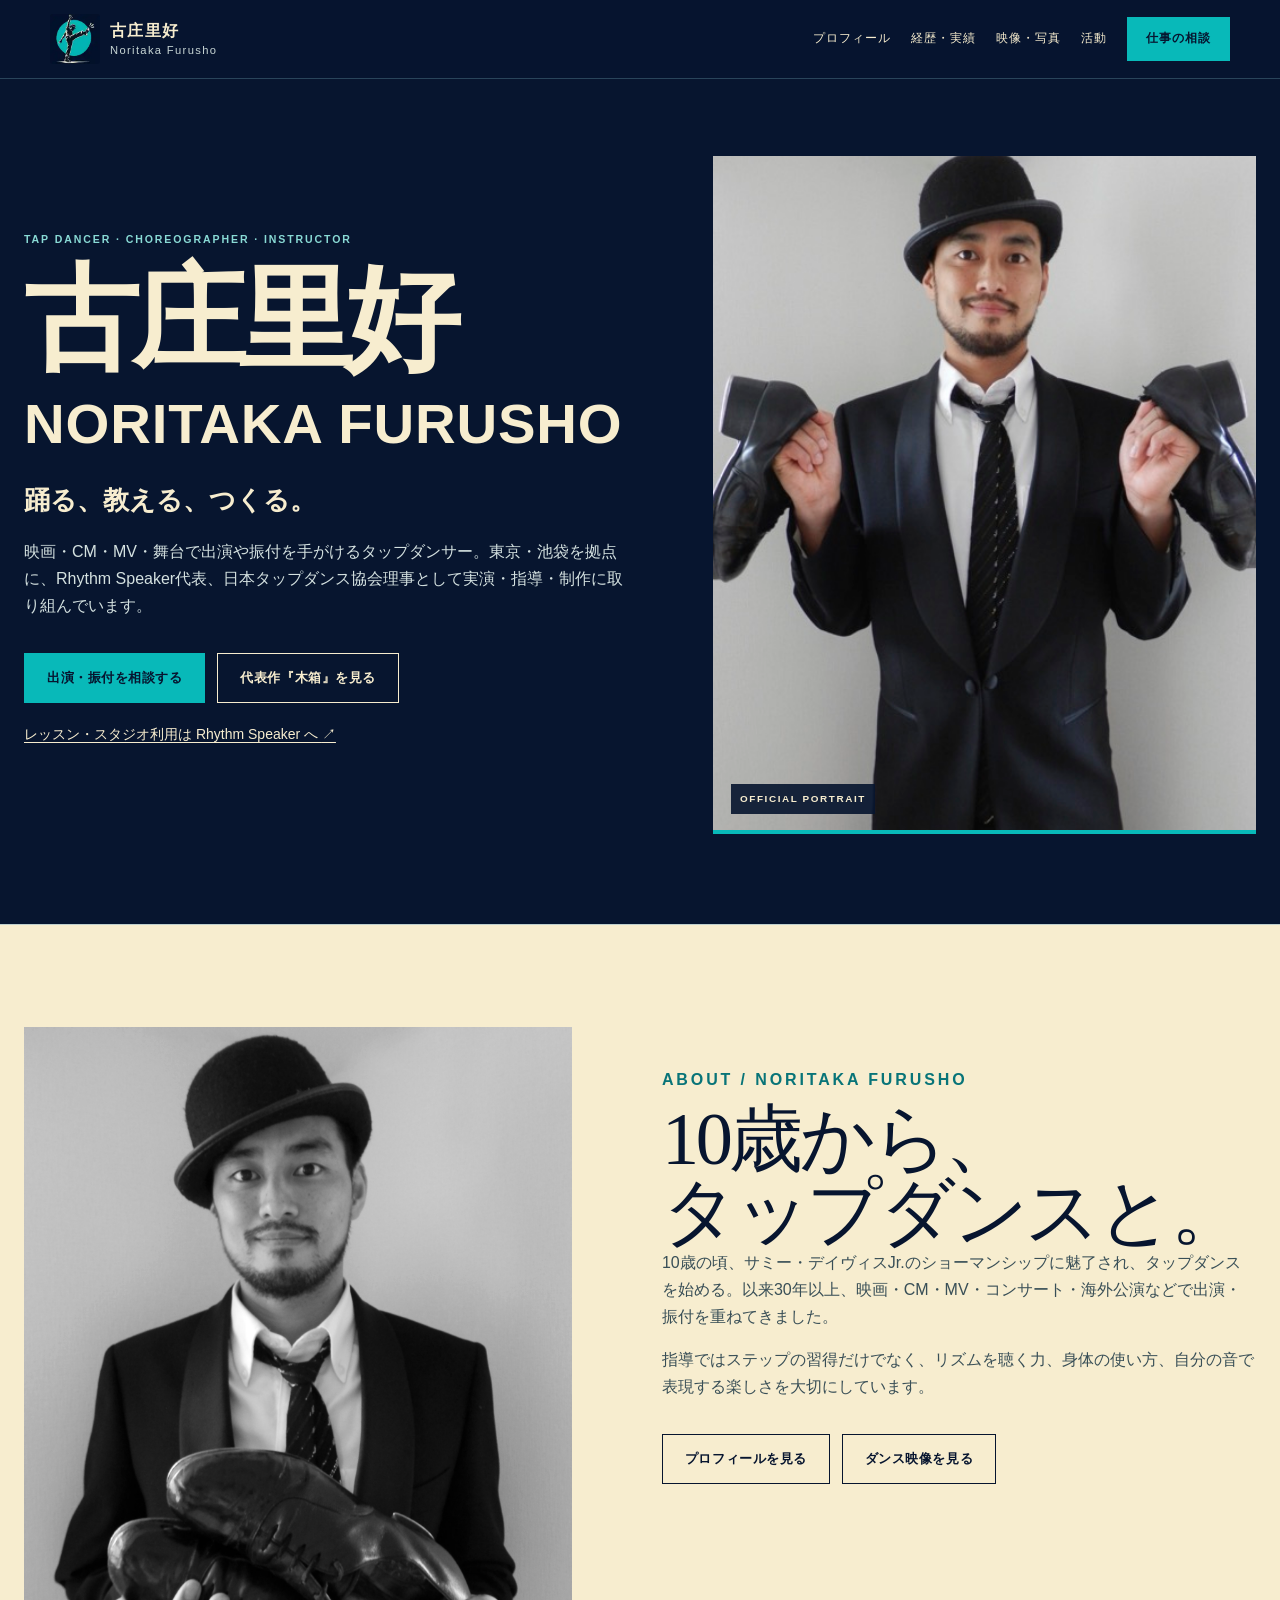
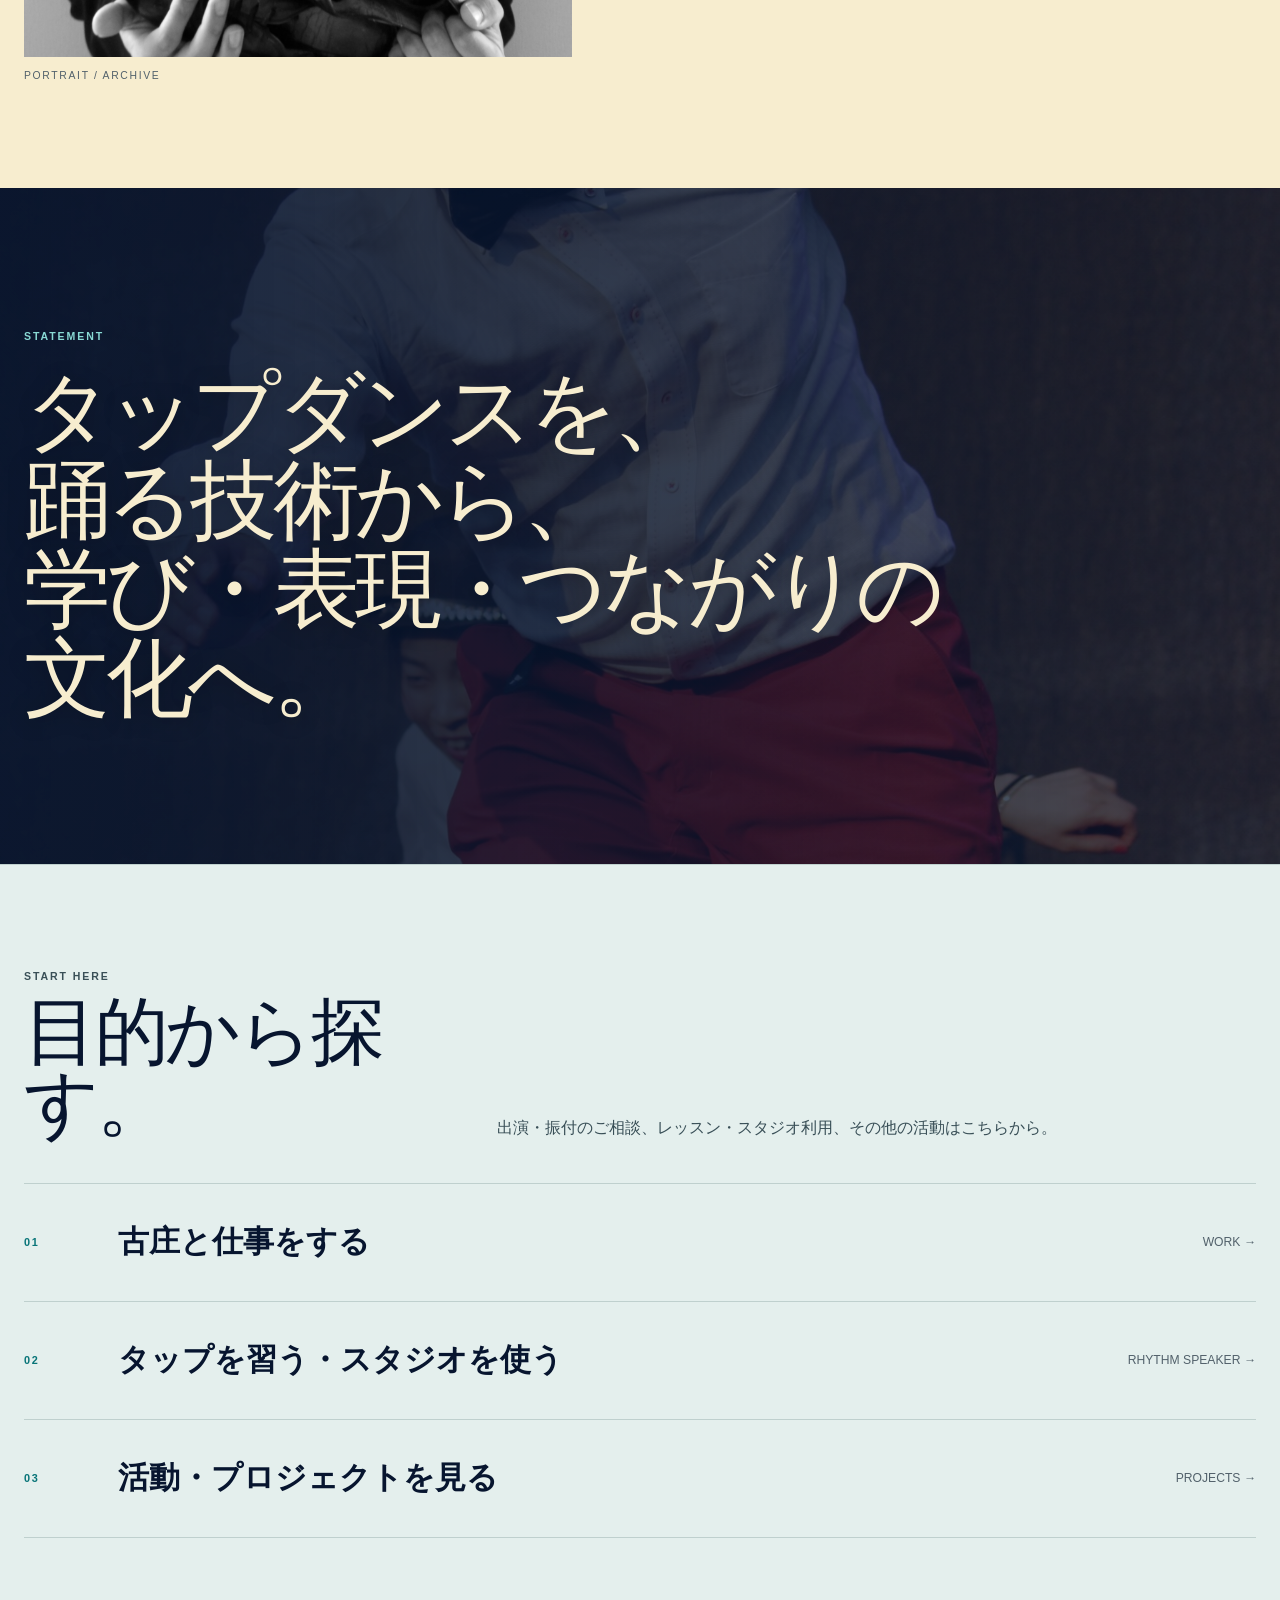
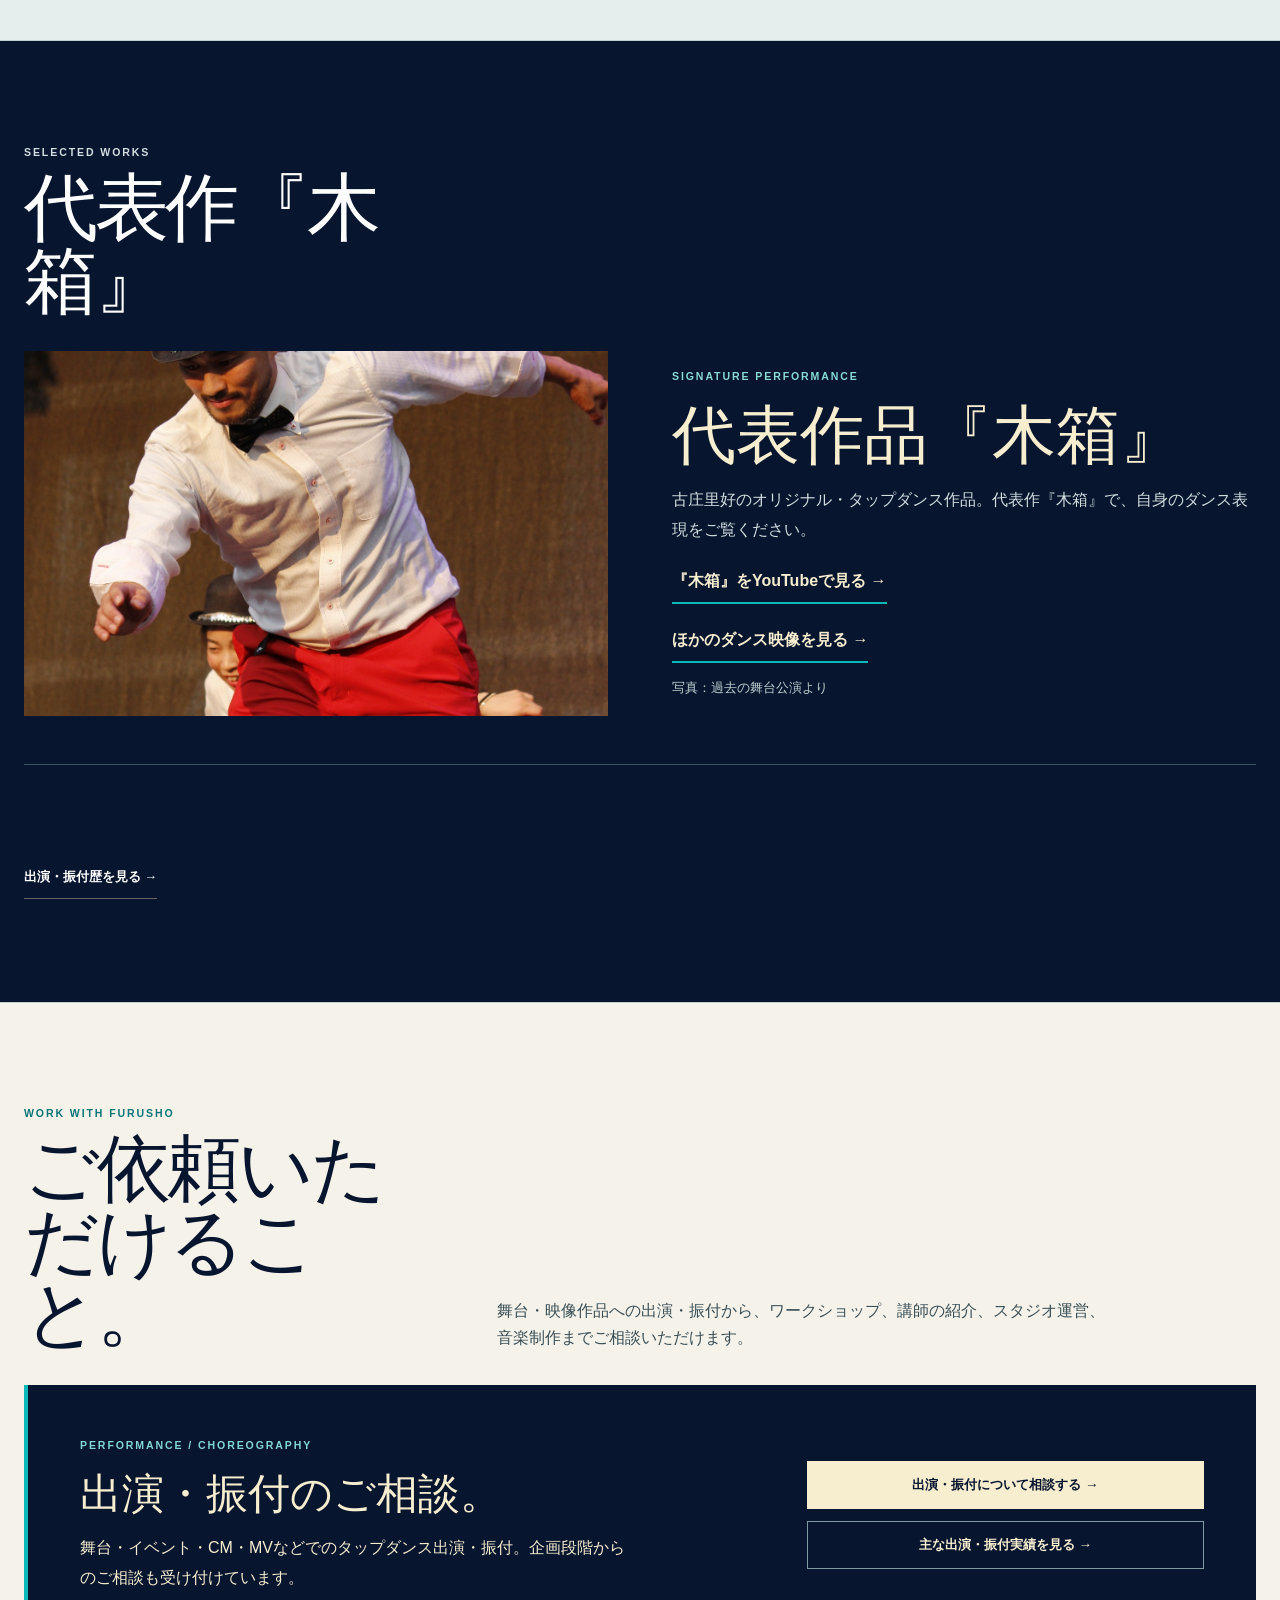
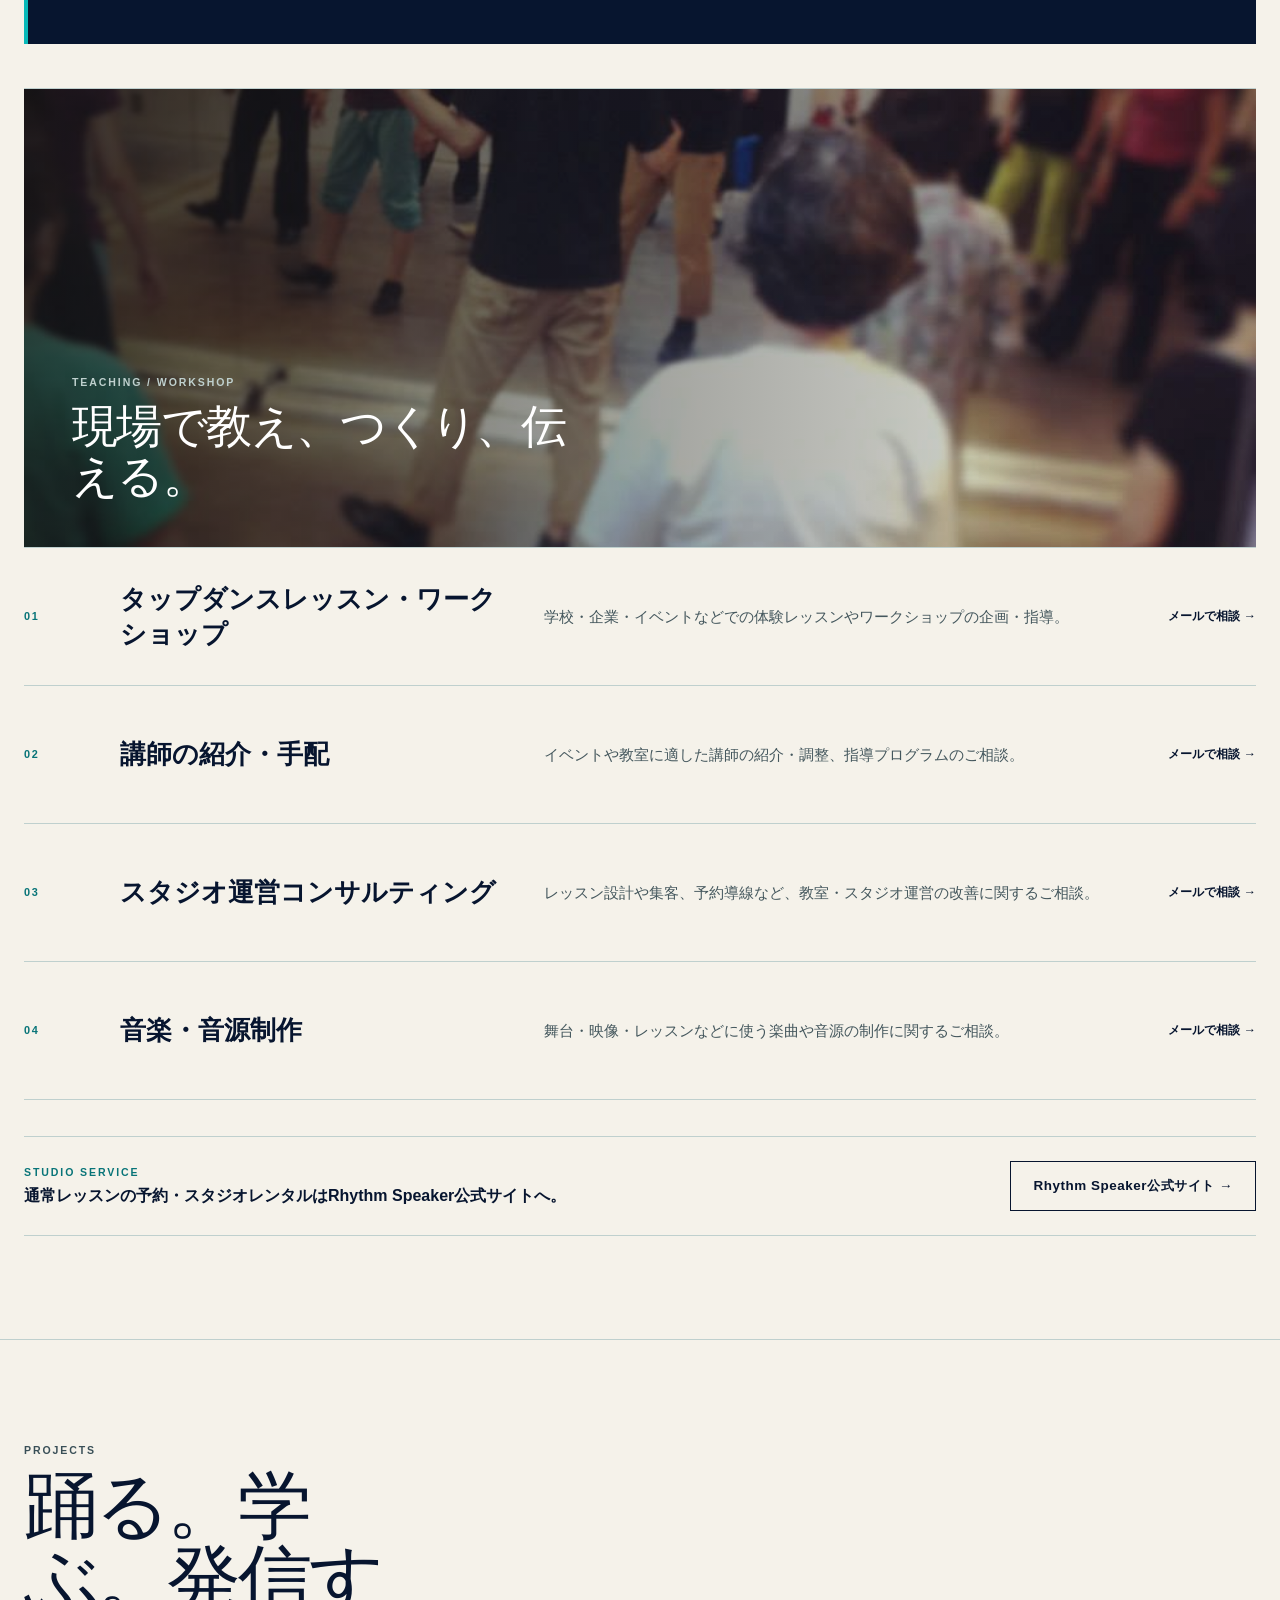
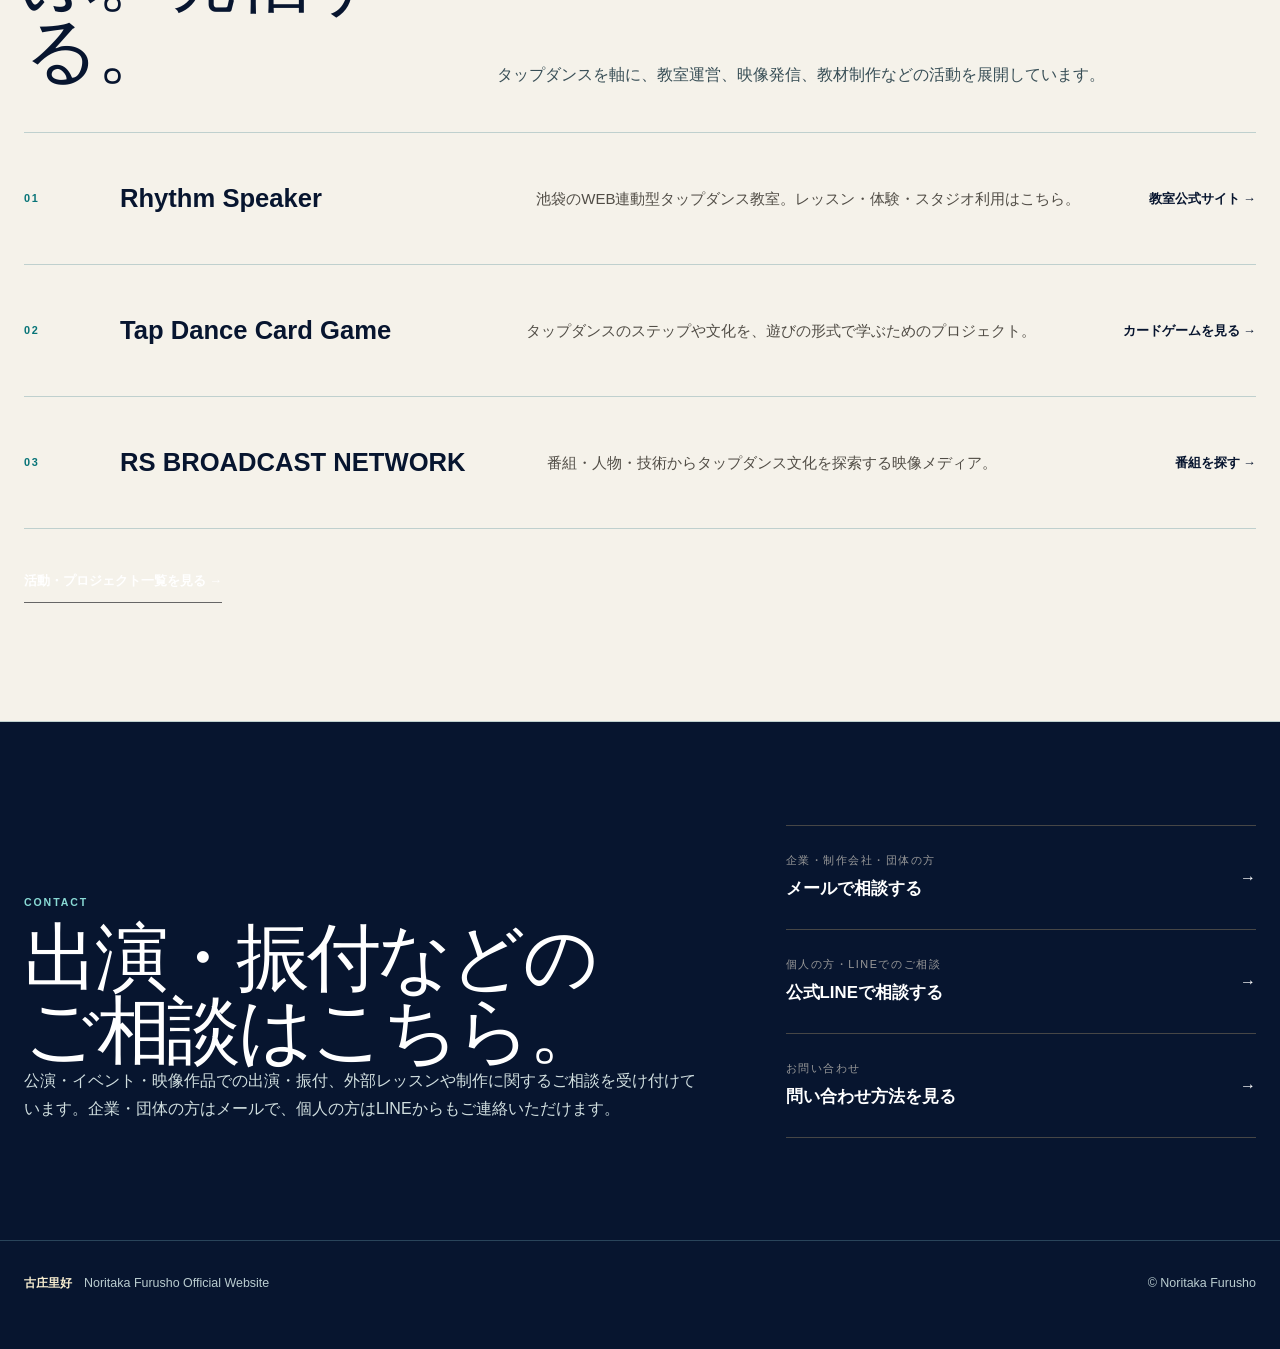
<file: index.html>
<!doctype html>
<html lang="ja">
<head>
  <meta charset="utf-8">
  <meta name="viewport" content="width=device-width, initial-scale=1">
  <title>古庄里好 | Noritaka Furusho Official Website</title>
  <meta name="description" content="タップダンサー・振付家 古庄里好の公式サイト。代表作『木箱』のダンス映像、映画『座頭市』などの出演・振付実績、プロフィール、出演・振付・講師等のご相談。">
  <meta name="theme-color" content="#07152F">
  <link rel="icon" type="image/svg+xml" href="assets/icons/furusho-mark.svg">
  <link rel="manifest" href="site.webmanifest">
  <meta name="apple-mobile-web-app-title" content="NORITAP">
  <link rel="canonical" href="https://noritap.github.io/furusho-official/">
  <meta property="og:type" content="website">
  <meta property="og:locale" content="ja_JP">
  <meta property="og:title" content="古庄里好 | Noritaka Furusho Official Website">
  <meta property="og:description" content="古庄里好の代表作『木箱』、映画・CM・MVでの出演・振付実績、プロフィールをご紹介。仕事のご相談もこちらから。">
  <meta property="og:url" content="https://noritap.github.io/furusho-official/">
  <meta property="og:image" content="https://noritap.github.io/furusho-official/assets/images/furusho-profile-main.jpg">
  <meta property="og:image:alt" content="タップシューズを手にした古庄里好">
  <meta name="twitter:card" content="summary_large_image">
  <link rel="stylesheet" href="assets/css/style.css">
  <link rel="stylesheet" href="assets/css/home-v3.css">
  <link rel="stylesheet" href="assets/css/home-work-context.css">
  <link rel="stylesheet" href="assets/css/editorial-photo-library.css">
  <link rel="stylesheet" href="assets/css/v4-public.css">
  <script type="application/ld+json">
  {
    "@context": "https://schema.org",
    "@type": "Person",
    "name": "古庄里好",
    "alternateName": ["Noritaka Furusho", "noritap", "NORITAP", "NORI"],
    "url": "https://noritap.github.io/furusho-official/",
    "image": "https://noritap.github.io/furusho-official/assets/images/furusho-profile-main.jpg",
    "jobTitle": ["タップダンサー", "インストラクター", "振付家"],
    "sameAs": [
      "https://www.youtube.com/channel/UCsCznku0uyE4718G5wfj_2Q",
      "https://www.instagram.com/noritap/"
    ]
  }
  </script>
</head>
<body class="home-v3 home-v45">
  <a class="skip-link" href="#main">本文へ移動</a>

  <header class="site-header">
    <a class="brand" href="#top" aria-label="古庄里好 Official Website ホーム">
      <img class="brand-mark" src="assets/icons/furusho-mark.svg" alt="" width="38" height="38" aria-hidden="true">
      <span class="brand-copy"><span class="brand-ja">古庄里好</span><span class="brand-en">Noritaka Furusho</span></span>
    </a>
    <nav class="nav" aria-label="メインナビゲーション">
      <a href="profile/">プロフィール</a>
      <a href="career/">経歴・実績</a>
      <a href="media/">映像・写真</a>
      <a href="projects/">活動</a>
      <a class="nav-cta" href="contact/">仕事の相談</a>
    </nav>
    <details class="site-mobile-menu">
      <summary>メニュー</summary>
      <nav aria-label="モバイルメニュー">
      <a href="profile/">プロフィール</a>
      <a href="career/">経歴・実績</a>
      <a href="media/">映像・写真</a>
      <a href="projects/">活動</a>
      <a class="nav-cta" href="contact/">仕事の相談</a>
      </nav>
    </details>
  </header>

  <main id="main">
    <section id="top" class="section-shell v3-hero">
      <div class="v3-hero-copy">
        <p class="v3-kicker">TAP DANCER · CHOREOGRAPHER · INSTRUCTOR</p>
        <h1 class="v3-name">古庄里好<span>NORITAKA FURUSHO</span></h1>
        <p class="v3-role">踊る、教える、つくる。</p>
        <p class="v3-hero-lead">映画・CM・MV・舞台で出演や振付を手がけるタップダンサー。東京・池袋を拠点に、Rhythm Speaker代表、日本タップダンス協会理事として実演・指導・制作に取り組んでいます。</p>
        <div class="v3-actions">
          <a class="v3-button primary" href="contact/">出演・振付を相談する</a>
          <a class="v3-button" href="#selected-works">代表作『木箱』を見る</a>
        </div>
        <a class="v3-hero-studio-link" href="https://noritap.github.io/rhythmspeaker/" target="_blank" rel="noopener noreferrer">レッスン・スタジオ利用は Rhythm Speaker へ <span aria-hidden="true">↗</span></a>
      </div>
      <figure class="v3-portrait">
        <img src="assets/images/furusho-profile-768w.jpg"
             srcset="assets/images/furusho-profile-480w.jpg 480w,
                     assets/images/furusho-profile-768w.jpg 768w,
                     assets/images/furusho-profile-1200w.jpg 1200w,
                     assets/images/furusho-profile-1600w.jpg 1600w"
             sizes="(max-width: 648px) calc(100vw - 28px), (max-width: 980px) 620px, 550px"
             alt="タップシューズを手にした古庄里好" width="1200" height="1600" fetchpriority="high">
        <figcaption>OFFICIAL PORTRAIT</figcaption>
      </figure>
    </section>

    <section id="about" class="v3-section v3-about" aria-labelledby="home-about-title">
      <div class="section-shell v3-about-grid">
        <figure class="v3-about-editorial-photo"><img src="assets/images/editorial/about-portrait.jpg" alt="帽子とスーツを着た古庄里好のポートレート" loading="lazy" decoding="async"><figcaption>PORTRAIT / ARCHIVE</figcaption></figure>
        <div class="v3-about-copy">
          <p class="v3-label">ABOUT / NORITAKA FURUSHO</p>
          <h2 id="home-about-title">10歳から、<br>タップダンスと。</h2>
          <p>10歳の頃、サミー・デイヴィスJr.のショーマンシップに魅了され、タップダンスを始める。以来30年以上、映画・CM・MV・コンサート・海外公演などで出演・振付を重ねてきました。</p>
          <p>指導ではステップの習得だけでなく、リズムを聴く力、身体の使い方、自分の音で表現する楽しさを大切にしています。</p>
          <div class="v3-actions"><a class="v3-button" href="profile/">プロフィールを見る</a><a class="v3-button" href="media/#personal-performances">ダンス映像を見る</a></div>
        </div>
      </div>
    </section>

    <section class="v3-statement">
      <div class="section-shell">
        <p class="v3-label">STATEMENT</p>
        <blockquote>タップダンスを、<br>踊る技術から、<br>学び・表現・つながりの文化へ。</blockquote>
      </div>
    </section>

    <section class="v3-section v3-route" aria-labelledby="route-title">
      <div class="section-shell">
        <div class="v3-route-head">
          <div><p class="v3-label">START HERE</p><h2 id="route-title">目的から探す。</h2></div>
          <p>出演・振付のご相談、レッスン・スタジオ利用、その他の活動はこちらから。</p>
        </div>
        <div class="v3-route-list">
          <a class="v3-route-link" href="#work"><span class="index">01</span><strong>古庄と仕事をする</strong><small>WORK →</small></a>
          <a class="v3-route-link" href="https://noritap.github.io/rhythmspeaker/" target="_blank" rel="noopener noreferrer"><span class="index">02</span><strong>タップを習う・スタジオを使う</strong><small>RHYTHM SPEAKER →</small></a>
          <a class="v3-route-link" href="projects/"><span class="index">03</span><strong>活動・プロジェクトを見る</strong><small>PROJECTS →</small></a>
        </div>
      </div>
    </section>

    <section id="selected-works" class="v3-section v3-works">
      <div class="section-shell">
        <div class="v3-section-head">
          <div><p class="v3-label">SELECTED WORKS</p><h2>代表作『木箱』</h2></div>
        </div>
        <div class="v3-signature-spotlight">
          <a class="v3-signature-photo" href="https://www.youtube.com/watch?v=Wo4teKLf_aE" target="_blank" rel="noopener noreferrer"><img src="assets/images/editorial/career-stage-frankfurt.jpg" alt="舞台でタップダンスを踊る古庄里好" width="1365" height="2048" loading="lazy" decoding="async"></a>
          <div class="v3-signature-copy">
            <p class="v3-label">SIGNATURE PERFORMANCE</p>
            <h3>代表作品『木箱』</h3>
            <p>古庄里好のオリジナル・タップダンス作品。代表作『木箱』で、自身のダンス表現をご覧ください。</p>
            <a href="https://www.youtube.com/watch?v=Wo4teKLf_aE" target="_blank" rel="noopener noreferrer">『木箱』をYouTubeで見る →</a>
            <a href="media/#personal-performances">ほかのダンス映像を見る →</a>
            <small>写真：過去の舞台公演より</small>
          </div>
        </div>
        <a class="v3-dark-link" href="career/">出演・振付歴を見る →</a>
      </div>
    </section>

    <section id="work" class="v3-section v3-work">
      <div class="section-shell">
        <div class="v3-section-head">
          <div><p class="v3-label">WORK WITH FURUSHO</p><h2>ご依頼いただけること。</h2></div>
          <p>舞台・映像作品への出演・振付から、ワークショップ、講師の紹介、スタジオ運営、音楽制作までご相談いただけます。</p>
        </div>
        <aside class="v3-commission-feature" aria-labelledby="v3-commission-heading">
          <div class="v3-commission-copy">
            <p class="v3-label">PERFORMANCE / CHOREOGRAPHY</p>
            <h3 id="v3-commission-heading">出演・振付のご相談。</h3>
            <p>舞台・イベント・CM・MVなどでのタップダンス出演・振付。企画段階からのご相談も受け付けています。</p>
          </div>
          <div class="v3-commission-actions">
            <a class="v3-commission-primary" href="contact/#request-types">出演・振付について相談する →</a>
            <a class="v3-commission-secondary" href="career/">主な出演・振付実績を見る →</a>
          </div>
        </aside>
        <figure class="v3-work-context">
          <img src="assets/images/editorial/teaching-class.jpg" alt="スタジオで受講者にタップダンスを教えるレッスン風景" width="960" height="960" loading="lazy" decoding="async">
          <figcaption><span>TEACHING / WORKSHOP</span><strong>現場で教え、つくり、伝える。</strong></figcaption>
        </figure>
<!-- BEGIN GENERATED:HOME_SERVICES -->
        <div class="v3-work-list">
          <article class="v3-work-row"><span class="index">01</span><h3>タップダンスレッスン・ワークショップ</h3><p>学校・企業・イベントなどでの体験レッスンやワークショップの企画・指導。</p><a href="mailto:furushonoritaka@gmail.com?subject=%E3%82%BF%E3%83%83%E3%83%97%E3%83%80%E3%83%B3%E3%82%B9%E3%83%AC%E3%83%83%E3%82%B9%E3%83%B3%E3%83%BB%E3%83%AF%E3%83%BC%E3%82%AF%E3%82%B7%E3%83%A7%E3%83%83%E3%83%97%E3%81%AE%E3%81%94%E7%9B%B8%E8%AB%87%EF%BD%9C%E5%8F%A4%E5%BA%84%E9%87%8C%E5%A5%BD" aria-label="タップダンスレッスン・ワークショップについてメールで相談する">メールで相談 →</a></article>
          <article class="v3-work-row"><span class="index">02</span><h3>講師の紹介・手配</h3><p>イベントや教室に適した講師の紹介・調整、指導プログラムのご相談。</p><a href="mailto:furushonoritaka@gmail.com?subject=%E8%AC%9B%E5%B8%AB%E3%81%AE%E7%B4%B9%E4%BB%8B%E3%83%BB%E6%89%8B%E9%85%8D%E3%81%AE%E3%81%94%E7%9B%B8%E8%AB%87%EF%BD%9C%E5%8F%A4%E5%BA%84%E9%87%8C%E5%A5%BD" aria-label="講師の紹介・手配についてメールで相談する">メールで相談 →</a></article>
          <article class="v3-work-row"><span class="index">03</span><h3>スタジオ運営コンサルティング</h3><p>レッスン設計や集客、予約導線など、教室・スタジオ運営の改善に関するご相談。</p><a href="mailto:furushonoritaka@gmail.com?subject=%E3%82%B9%E3%82%BF%E3%82%B8%E3%82%AA%E9%81%8B%E5%96%B6%E3%82%B3%E3%83%B3%E3%82%B5%E3%83%AB%E3%83%86%E3%82%A3%E3%83%B3%E3%82%B0%E3%81%AE%E3%81%94%E7%9B%B8%E8%AB%87%EF%BD%9C%E5%8F%A4%E5%BA%84%E9%87%8C%E5%A5%BD" aria-label="スタジオ運営コンサルティングについてメールで相談する">メールで相談 →</a></article>
          <article class="v3-work-row"><span class="index">04</span><h3>音楽・音源制作</h3><p>舞台・映像・レッスンなどに使う楽曲や音源の制作に関するご相談。</p><a href="mailto:furushonoritaka@gmail.com?subject=%E9%9F%B3%E6%A5%BD%E3%83%BB%E9%9F%B3%E6%BA%90%E5%88%B6%E4%BD%9C%E3%81%AE%E3%81%94%E7%9B%B8%E8%AB%87%EF%BD%9C%E5%8F%A4%E5%BA%84%E9%87%8C%E5%A5%BD" aria-label="音楽・音源制作についてメールで相談する">メールで相談 →</a></article>
        </div>
<!-- END GENERATED:HOME_SERVICES -->
        <div class="v3-studio-note">
          <div><p class="v3-label">STUDIO SERVICE</p><strong>通常レッスンの予約・スタジオレンタルはRhythm Speaker公式サイトへ。</strong></div>
          <a class="v3-button" href="https://noritap.github.io/rhythmspeaker/" target="_blank" rel="noopener noreferrer">Rhythm Speaker公式サイト →</a>
        </div>
      </div>
    </section>



    <section class="v3-section" id="projects-preview">
      <div class="section-shell">
        <div class="v3-section-head">
          <div><p class="v3-label">PROJECTS</p><h2>踊る。学ぶ。発信する。</h2></div>
          <p>タップダンスを軸に、教室運営、映像発信、教材制作などの活動を展開しています。</p>
        </div>
<!-- BEGIN GENERATED:HOME_PROJECTS -->
        <div class="v3-project-list">
          <a class="v3-project-row" href="https://noritap.github.io/rhythmspeaker/" target="_blank" rel="noopener noreferrer"><span class="index">01</span><strong>Rhythm Speaker</strong><p>池袋のWEB連動型タップダンス教室。レッスン・体験・スタジオ利用はこちら。</p><span class="arrow">教室公式サイト →</span></a>
          <a class="v3-project-row" href="https://noritap.github.io/tapdance-cardgame/" target="_blank" rel="noopener noreferrer"><span class="index">02</span><strong>Tap Dance Card Game</strong><p>タップダンスのステップや文化を、遊びの形式で学ぶためのプロジェクト。</p><span class="arrow">カードゲームを見る →</span></a>
          <a class="v3-project-row" href="https://noritap.github.io/rhythmspeaker/broadcast/" target="_blank" rel="noopener noreferrer"><span class="index">03</span><strong>RS BROADCAST NETWORK</strong><p>番組・人物・技術からタップダンス文化を探索する映像メディア。</p><span class="arrow">番組を探す →</span></a>
        </div>
<!-- END GENERATED:HOME_PROJECTS -->
        <p><a class="v3-dark-link" href="projects/">活動・プロジェクト一覧を見る →</a></p>
      </div>
    </section>


    <section id="contact" class="v3-section v3-contact">
      <div class="section-shell v3-contact-grid">
        <div>
          <p class="v3-label">CONTACT</p>
          <h2>出演・振付などの<br>ご相談はこちら。</h2>
          <p>公演・イベント・映像作品での出演・振付、外部レッスンや制作に関するご相談を受け付けています。企業・団体の方はメールで、個人の方はLINEからもご連絡いただけます。</p>
        </div>
        <div class="v3-contact-methods">
          <a href="mailto:furushonoritaka@gmail.com"><span><small>企業・制作会社・団体の方</small><strong>メールで相談する</strong></span><span>→</span></a>
          <a href="https://lin.ee/zC5YLe7" target="_blank" rel="noopener noreferrer"><span><small>個人の方・LINEでのご相談</small><strong>公式LINEで相談する</strong></span><span>→</span></a>
          <a href="contact/"><span><small>お問い合わせ</small><strong>問い合わせ方法を見る</strong></span><span>→</span></a>
        </div>
      </div>
    </section>
  </main>

  <footer class="footer section-shell"><div><strong>古庄里好</strong><span>Noritaka Furusho Official Website</span></div><p>© Noritaka Furusho</p></footer>

  <nav class="mobile-action-bar" aria-label="モバイル主要アクション">
    <a href="#work">依頼内容</a>
    <a class="mobile-action-primary" href="contact/">仕事を相談</a>
  </nav>
</body>
</html>
</file>
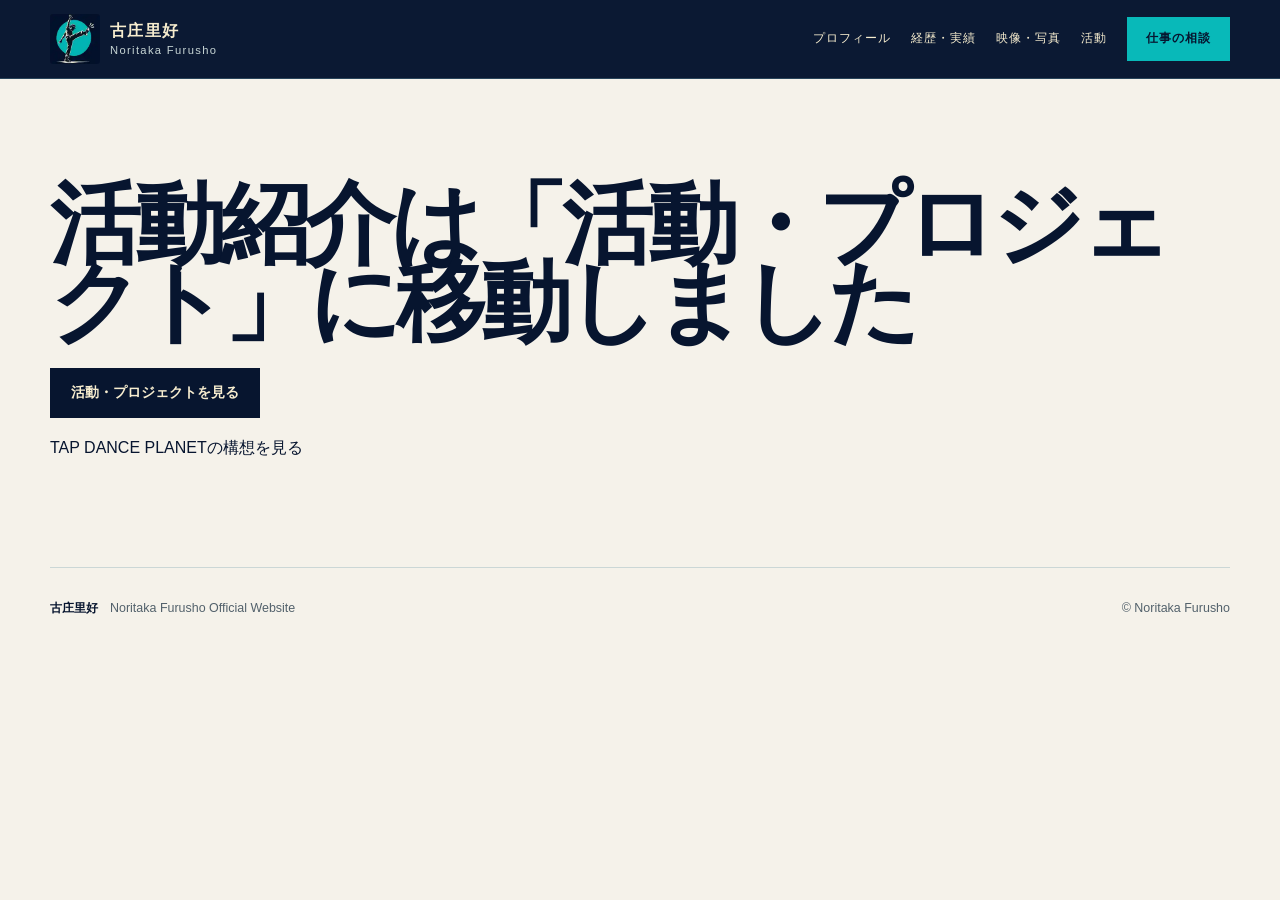
<file: activities/index.html>
<!doctype html>
<html lang="ja">
<head>
  <meta name="robots" content="noindex">
  <meta charset="utf-8">
  <meta name="viewport" content="width=device-width, initial-scale=1">
  <title>現在の活動 | 古庄里好 Noritaka Furusho</title>
  <meta name="description" content="古庄里好（Noritaka Furusho）の現在の活動。Rhythm Speaker、TAP DANCE PLANET、Rhythm Speaker Show、Tap Dance Card Gameなど、教育・発信・文化継承へ広がる取り組みを紹介します。">
  <meta name="theme-color" content="#07152F">
  <link rel="icon" type="image/svg+xml" href="../assets/icons/furusho-mark.svg">
  <link rel="manifest" href="../site.webmanifest">
  <meta name="apple-mobile-web-app-title" content="NORITAP">
  <link rel="canonical" href="https://noritap.github.io/furusho-official/projects/">
  <meta property="og:type" content="website">
  <meta property="og:locale" content="ja_JP">
  <meta property="og:title" content="現在の活動 | 古庄里好 Noritaka Furusho">
  <meta property="og:description" content="Rhythm Speaker、TAP DANCE PLANET、Rhythm Speaker Show、Tap Dance Card Gameなど現在の活動。">
  <meta property="og:url" content="https://noritap.github.io/furusho-official/projects/">
  <meta property="og:image" content="https://noritap.github.io/furusho-official/assets/images/furusho-profile-main.jpg">
  <meta name="twitter:card" content="summary_large_image">
  <link rel="stylesheet" href="../assets/css/style.css">
  <link rel="stylesheet" href="../assets/css/subpage-visual-v3.css">
  <link rel="stylesheet" href="activities.css">
</head>
<body>
  <a class="skip-link" href="#main">本文へ移動</a>
  <header class="site-header">
    <a class="brand" href="../" aria-label="古庄里好 Official Website ホーム">
      <img class="brand-mark" src="../assets/icons/furusho-mark.svg" alt="" width="38" height="38" aria-hidden="true">
      <span class="brand-copy"><span class="brand-ja">古庄里好</span><span class="brand-en">Noritaka Furusho</span></span>
    </a>
    <nav class="nav" aria-label="メインナビゲーション">
      <a href="../profile/">プロフィール</a>
      <a href="../career/">経歴・実績</a>
      <a href="../media/">映像・写真</a>
      <a href="../projects/">活動</a>
      <a class="nav-cta" href="../contact/">仕事の相談</a>
    </nav>
    <details class="site-mobile-menu">
      <summary>メニュー</summary>
      <nav aria-label="モバイルメニュー">
      <a href="../profile/">プロフィール</a>
      <a href="../career/">経歴・実績</a>
      <a href="../media/">映像・写真</a>
      <a href="../projects/">活動</a>
      <a class="nav-cta" href="../contact/">仕事の相談</a>
      </nav>
    </details>
  </header>
  <main id="main" class="section-shell section">
    <h1>活動紹介は「活動・プロジェクト」に移動しました</h1>
    <p><a class="button primary" href="../projects/">活動・プロジェクトを見る</a></p>
    <p><a href="../projects/#vision">TAP DANCE PLANETの構想を見る</a></p>
  </main>
  <footer class="footer section-shell"><div><strong>古庄里好</strong><span>Noritaka Furusho Official Website</span></div><p>© Noritaka Furusho</p></footer>
</body>
</html>
</file>
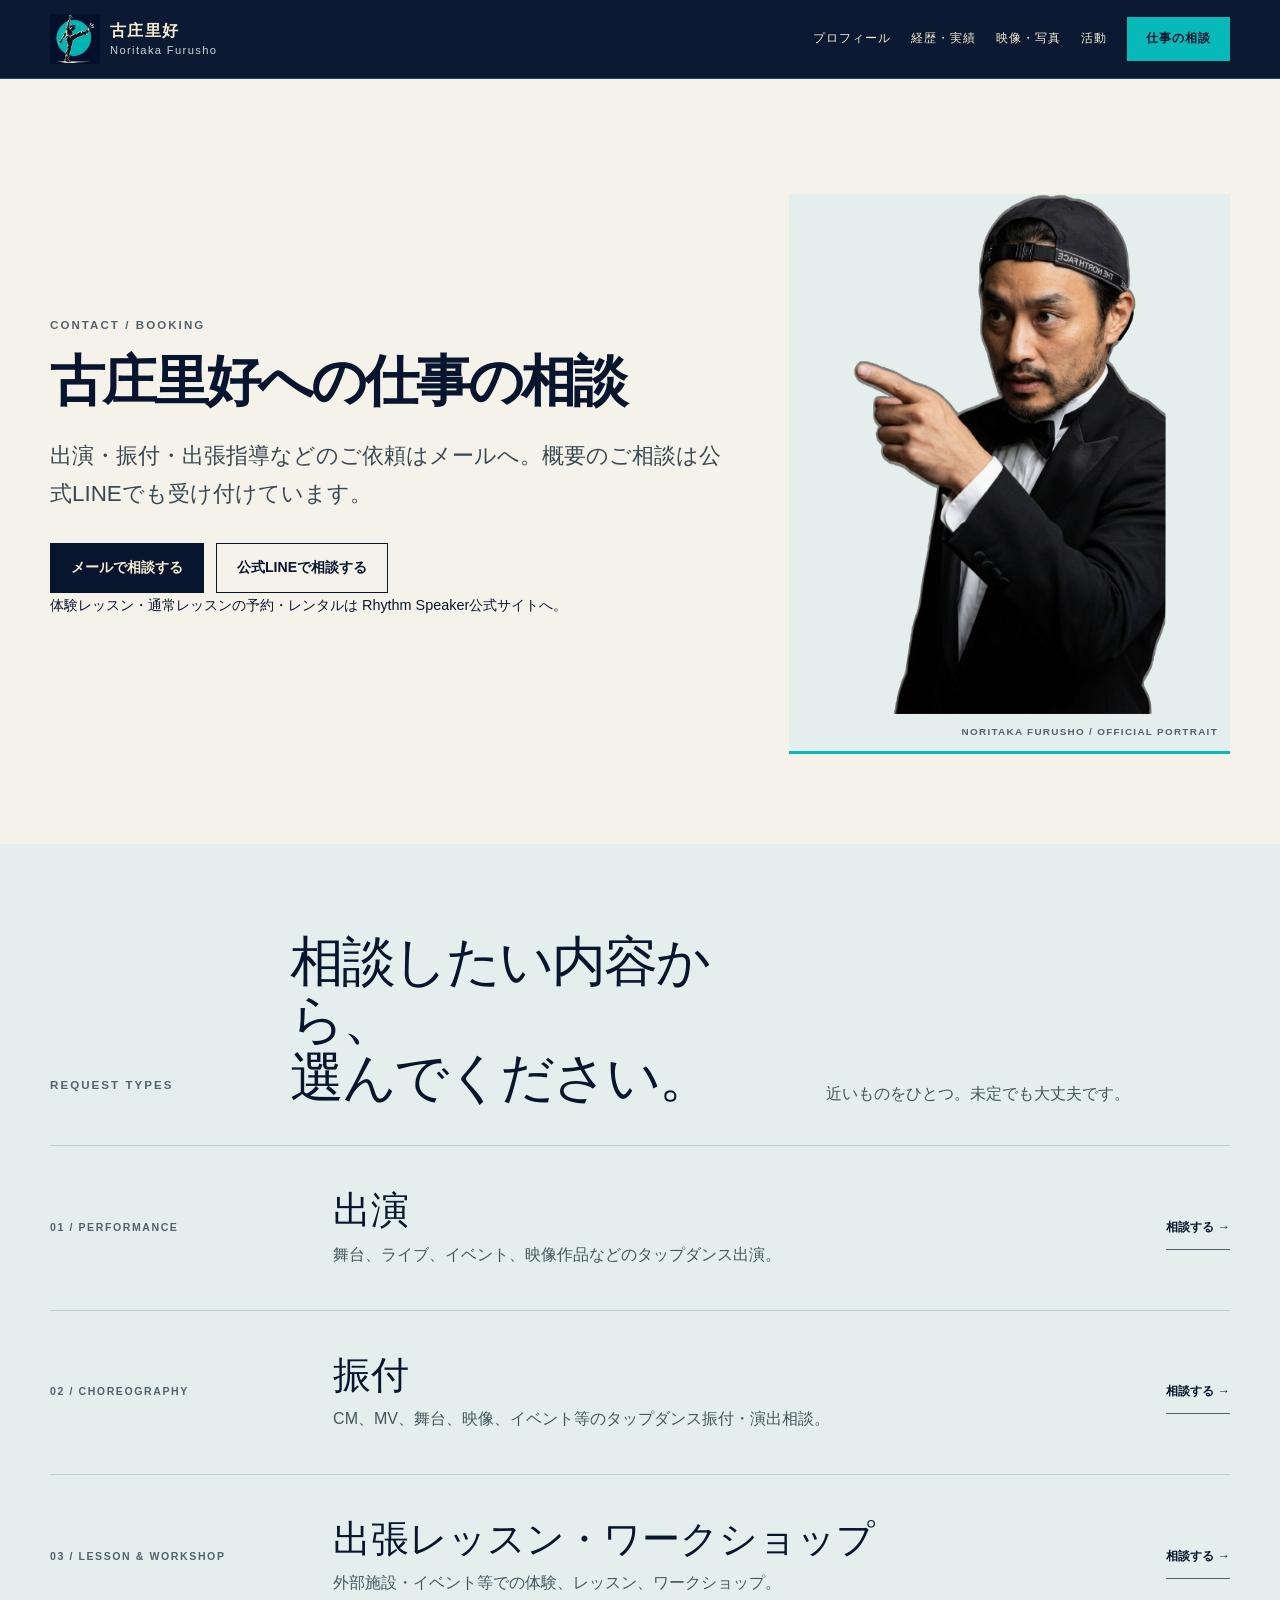
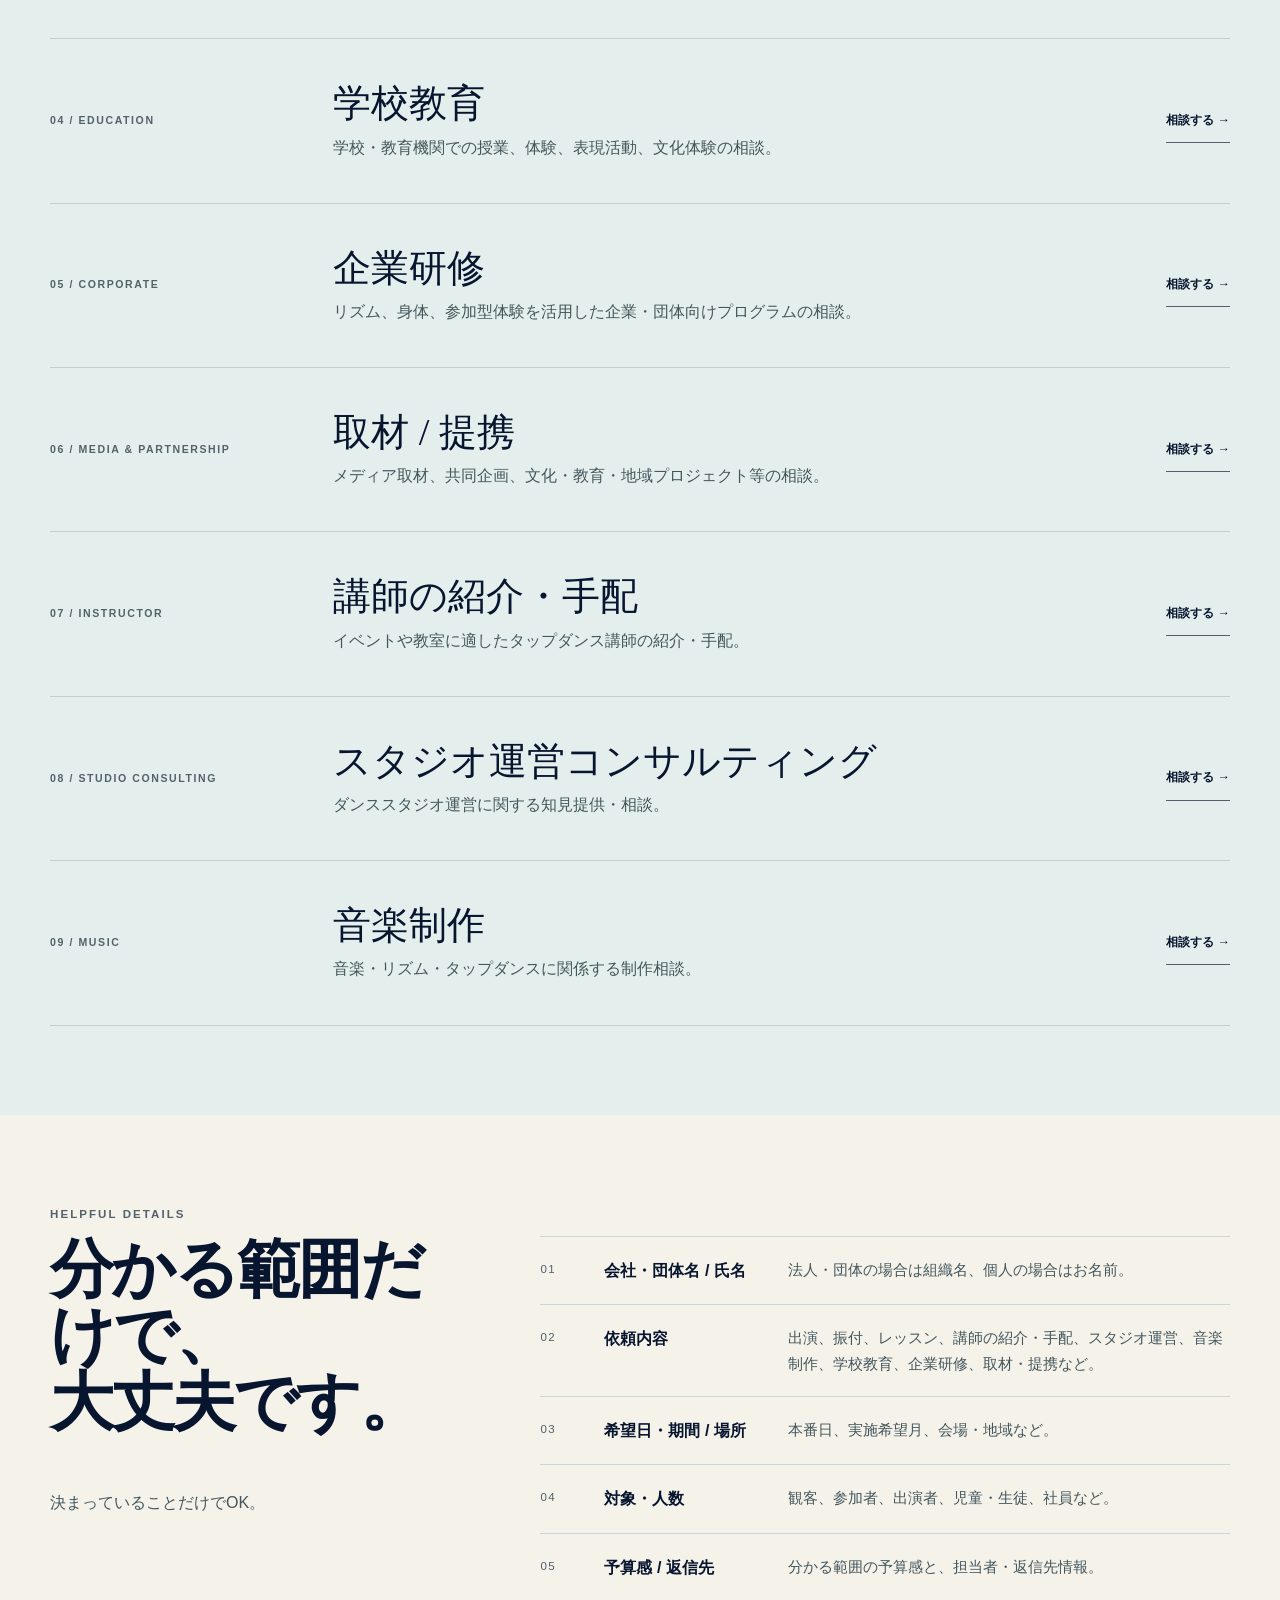
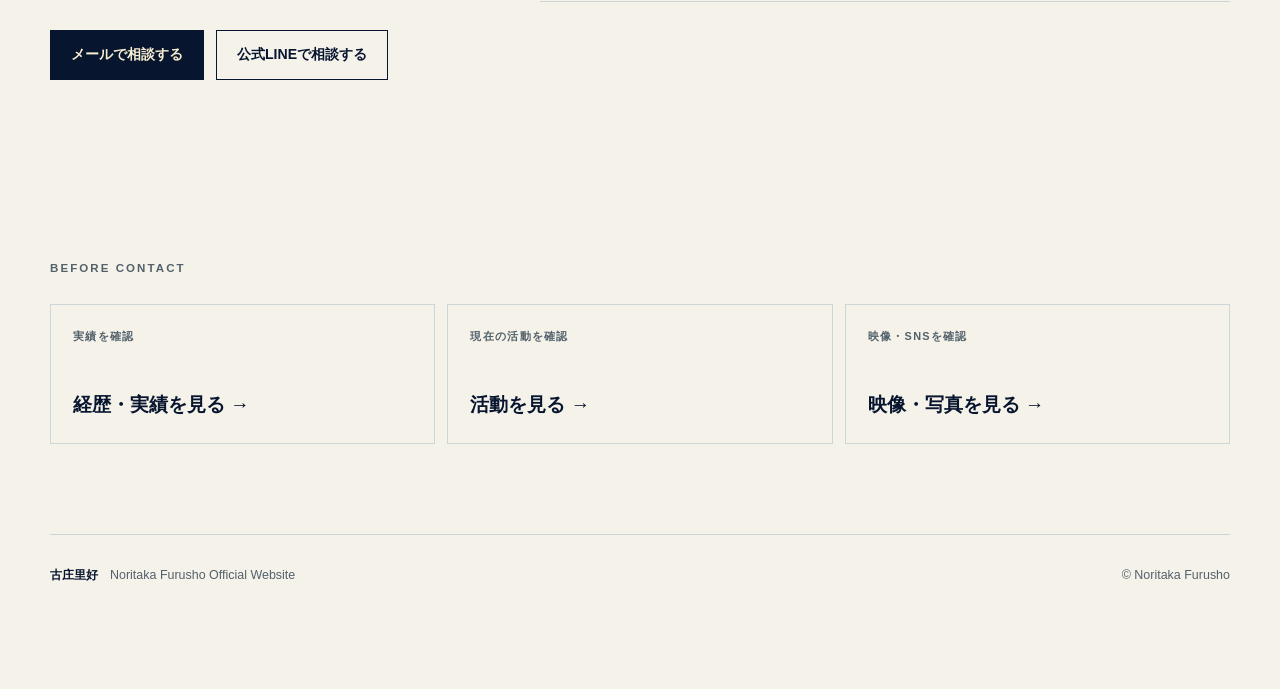
<file: contact/index.html>
<!doctype html>
<html lang="ja">
<head>
  <meta charset="utf-8">
  <meta name="viewport" content="width=device-width, initial-scale=1">
  <title>Contact | 古庄里好 Noritaka Furusho</title>
  <meta name="description" content="古庄里好（Noritaka Furusho）への出演、振付、講師、学校教育、企業研修、取材、共同企画・提携のご相談窓口です。">
  <meta name="theme-color" content="#07152F">
  <link rel="icon" type="image/svg+xml" href="../assets/icons/furusho-mark.svg">
  <link rel="manifest" href="../site.webmanifest">
  <meta name="apple-mobile-web-app-title" content="NORITAP">
  <link rel="canonical" href="https://noritap.github.io/furusho-official/contact/">
  <meta property="og:type" content="website">
  <meta property="og:locale" content="ja_JP">
  <meta property="og:title" content="Contact | 古庄里好 Noritaka Furusho">
  <meta property="og:description" content="出演、振付、講師、学校教育、企業研修、取材、共同企画・提携のご相談窓口。">
  <meta property="og:url" content="https://noritap.github.io/furusho-official/contact/">
  <meta property="og:image" content="https://noritap.github.io/furusho-official/assets/images/furusho-profile-main.jpg">
  <meta name="twitter:card" content="summary_large_image">
  <link rel="stylesheet" href="../assets/css/style.css">
  <link rel="stylesheet" href="../assets/css/subpage-visual-v3.css">
  <link rel="stylesheet" href="contact.css">
</head>
<body>
  <a class="skip-link" href="#main">本文へ移動</a>
  <header class="site-header">
    <a class="brand" href="../" aria-label="古庄里好 Official Website ホーム">
      <img class="brand-mark" src="../assets/icons/furusho-mark.svg" alt="" width="38" height="38" aria-hidden="true">
      <span class="brand-copy"><span class="brand-ja">古庄里好</span><span class="brand-en">Noritaka Furusho</span></span>
    </a>
    <nav class="nav" aria-label="メインナビゲーション">
      <a href="../profile/">プロフィール</a>
      <a href="../career/">経歴・実績</a>
      <a href="../media/">映像・写真</a>
      <a href="../projects/">活動</a>
      <a class="nav-cta" aria-current="page" href="./">仕事の相談</a>
    </nav>
    <details class="site-mobile-menu">
      <summary>メニュー</summary>
      <nav aria-label="モバイルメニュー">
      <a href="../profile/">プロフィール</a>
      <a href="../career/">経歴・実績</a>
      <a href="../media/">映像・写真</a>
      <a href="../projects/">活動</a>
      <a class="nav-cta" aria-current="page" href="./">仕事の相談</a>
      </nav>
    </details>
  </header>

  <main id="main">
    <section class="contact-hero section-shell">
      <div class="contact-hero-grid">
        <div class="contact-hero-copy">
          <p class="eyebrow">CONTACT / BOOKING</p>
          <h1 class="contact-title">古庄里好への仕事の相談</h1>
          <p class="contact-lead">出演・振付・出張指導などのご依頼はメールへ。概要のご相談は公式LINEでも受け付けています。</p>
          <div class="hero-actions">
            <a class="button primary" href="mailto:furushonoritaka@gmail.com">メールで相談する</a>
            <a class="button secondary" href="https://lin.ee/zC5YLe7" target="_blank" rel="noopener noreferrer">公式LINEで相談する</a>
          </div>
          <p class="contact-note">体験レッスン・通常レッスンの予約・レンタルは <a href="https://noritap.github.io/rhythmspeaker/">Rhythm Speaker公式サイト</a>へ。</p>
        </div>
        <figure class="contact-hero-portrait">
          <img src="../assets/images/editorial/contact-pointing-portrait.png" alt="スーツ姿で横を指し示す古庄里好" width="1080" height="1350" fetchpriority="high" decoding="async">
          <figcaption>NORITAKA FURUSHO / OFFICIAL PORTRAIT</figcaption>
        </figure>
      </div>
    </section>

    <section id="request-types" class="section contact-types-section">
      <div class="section-shell">
        <div class="contact-types-heading"><p class="section-label">REQUEST TYPES</p><h2>相談したい内容から、<br>選んでください。</h2><p>近いものをひとつ。未定でも大丈夫です。</p></div>
        <div class="contact-request-list">
          <article><span>01 / PERFORMANCE</span><div><h3>出演</h3><p>舞台、ライブ、イベント、映像作品などのタップダンス出演。</p></div><a href="mailto:furushonoritaka@gmail.com?subject=%E5%87%BA%E6%BC%94%E3%81%AE%E3%81%94%E7%9B%B8%E8%AB%87%EF%BD%9C%E5%8F%A4%E5%BA%84%E9%87%8C%E5%A5%BD&amp;body=%E3%81%94%E6%8B%85%E5%BD%93%E8%80%85%E5%90%8D%EF%BC%9A%0A%E4%BC%9A%E7%A4%BE%E3%83%BB%E5%9B%A3%E4%BD%93%E5%90%8D%EF%BC%9A%0A%E3%81%94%E4%BE%9D%E9%A0%BC%E5%86%85%E5%AE%B9%EF%BC%9A%E5%87%BA%E6%BC%94%0A%E5%B8%8C%E6%9C%9B%E6%97%A5%E3%83%BB%E6%9C%9F%E9%96%93%EF%BC%9A%0A%E4%BC%9A%E5%A0%B4%E3%83%BB%E5%9C%B0%E5%9F%9F%EF%BC%9A%0A%E3%82%A4%E3%83%99%E3%83%B3%E3%83%88%E3%83%BB%E4%BD%9C%E5%93%81%E5%90%8D%EF%BC%9A%0A%E5%87%BA%E6%BC%94%E6%99%82%E9%96%93%E3%83%BB%E5%86%85%E5%AE%B9%EF%BC%9A%0A%E3%81%94%E4%BA%88%E7%AE%97%EF%BC%9A%0A%E3%81%9D%E3%81%AE%E4%BB%96%EF%BC%9A%0A%0A%E2%80%BB%E6%9C%AA%E5%AE%9A%E3%81%AE%E9%A0%85%E7%9B%AE%E3%81%AF%E3%80%8C%E6%9C%AA%E5%AE%9A%E3%80%8D%E3%81%AE%E3%81%BE%E3%81%BE%E3%81%A7%E5%95%8F%E9%A1%8C%E3%81%82%E3%82%8A%E3%81%BE%E3%81%9B%E3%82%93%E3%80%82">出演を相談する →</a></article>
          <article><span>02 / CHOREOGRAPHY</span><div><h3>振付</h3><p>CM、MV、舞台、映像、イベント等のタップダンス振付・演出相談。</p></div><a href="mailto:furushonoritaka@gmail.com?subject=%E6%8C%AF%E4%BB%98%E3%81%AE%E3%81%94%E7%9B%B8%E8%AB%87%EF%BD%9C%E5%8F%A4%E5%BA%84%E9%87%8C%E5%A5%BD&amp;body=%E3%81%94%E6%8B%85%E5%BD%93%E8%80%85%E5%90%8D%EF%BC%9A%0A%E4%BC%9A%E7%A4%BE%E3%83%BB%E5%9B%A3%E4%BD%93%E5%90%8D%EF%BC%9A%0A%E3%81%94%E4%BE%9D%E9%A0%BC%E5%86%85%E5%AE%B9%EF%BC%9A%E6%8C%AF%E4%BB%98%0A%E4%BD%9C%E5%93%81%E3%83%BB%E4%BC%81%E7%94%BB%E5%90%8D%EF%BC%9A%0A%E4%BD%BF%E7%94%A8%E6%A5%BD%E6%9B%B2%EF%BC%9A%0A%E6%8C%AF%E4%BB%98%E3%81%99%E3%82%8B%E4%BA%BA%E6%95%B0%EF%BC%9A%0A%E5%B0%BA%E3%83%BB%E6%A7%8B%E6%88%90%EF%BC%9A%0A%E5%B8%8C%E6%9C%9B%E6%97%A5%E3%83%BB%E7%B4%8D%E6%9C%9F%EF%BC%9A%0A%E7%A8%BD%E5%8F%A4%E3%83%BB%E6%92%AE%E5%BD%B1%E5%A0%B4%E6%89%80%EF%BC%9A%0A%E3%81%94%E4%BA%88%E7%AE%97%EF%BC%9A%0A%E3%81%9D%E3%81%AE%E4%BB%96%EF%BC%9A%0A%0A%E2%80%BB%E6%9C%AA%E5%AE%9A%E3%81%AE%E9%A0%85%E7%9B%AE%E3%81%AF%E3%80%8C%E6%9C%AA%E5%AE%9A%E3%80%8D%E3%81%AE%E3%81%BE%E3%81%BE%E3%81%A7%E5%95%8F%E9%A1%8C%E3%81%82%E3%82%8A%E3%81%BE%E3%81%9B%E3%82%93%E3%80%82">振付を相談する →</a></article>
          <article><span>03 / LESSON &amp; WORKSHOP</span><div><h3>出張レッスン・ワークショップ</h3><p>外部施設・イベント等での体験、レッスン、ワークショップ。</p></div><a href="mailto:furushonoritaka@gmail.com?subject=%E5%87%BA%E5%BC%B5%E3%83%AC%E3%83%83%E3%82%B9%E3%83%B3%E3%83%BB%E3%83%AF%E3%83%BC%E3%82%AF%E3%82%B7%E3%83%A7%E3%83%83%E3%83%97%E3%81%AE%E3%81%94%E7%9B%B8%E8%AB%87%EF%BD%9C%E5%8F%A4%E5%BA%84%E9%87%8C%E5%A5%BD&amp;body=%E3%81%94%E6%8B%85%E5%BD%93%E8%80%85%E5%90%8D%EF%BC%9A%0A%E4%BC%9A%E7%A4%BE%E3%83%BB%E5%9B%A3%E4%BD%93%E5%90%8D%20%2F%20%E6%B0%8F%E5%90%8D%EF%BC%9A%0A%E3%81%94%E4%BE%9D%E9%A0%BC%E5%86%85%E5%AE%B9%EF%BC%9A%E5%87%BA%E5%BC%B5%E3%83%AC%E3%83%83%E3%82%B9%E3%83%B3%E3%83%BB%E3%83%AF%E3%83%BC%E3%82%AF%E3%82%B7%E3%83%A7%E3%83%83%E3%83%97%0A%E5%B8%8C%E6%9C%9B%E6%97%A5%E3%83%BB%E6%9C%9F%E9%96%93%EF%BC%9A%0A%E4%BC%9A%E5%A0%B4%E3%83%BB%E5%9C%B0%E5%9F%9F%EF%BC%9A%0A%E5%8F%82%E5%8A%A0%E4%BA%BA%E6%95%B0%EF%BC%9A%0A%E5%B9%B4%E9%BD%A2%E5%B1%A4%EF%BC%9A%0A%E3%82%BF%E3%83%83%E3%83%97%E3%83%80%E3%83%B3%E3%82%B9%E7%B5%8C%E9%A8%93%EF%BC%9A%0A%E5%B8%8C%E6%9C%9B%E3%81%99%E3%82%8B%E5%86%85%E5%AE%B9%EF%BC%9A%0A%E3%81%94%E4%BA%88%E7%AE%97%EF%BC%9A%0A%E3%81%9D%E3%81%AE%E4%BB%96%EF%BC%9A%0A%0A%E2%80%BB%E6%9C%AA%E5%AE%9A%E3%81%AE%E9%A0%85%E7%9B%AE%E3%81%AF%E3%80%8C%E6%9C%AA%E5%AE%9A%E3%80%8D%E3%81%AE%E3%81%BE%E3%81%BE%E3%81%A7%E5%95%8F%E9%A1%8C%E3%81%82%E3%82%8A%E3%81%BE%E3%81%9B%E3%82%93%E3%80%82">出張レッスン・ワークショップを相談する →</a></article>
          <article><span>04 / EDUCATION</span><div><h3>学校教育</h3><p>学校・教育機関での授業、体験、表現活動、文化体験の相談。</p></div><a href="mailto:furushonoritaka@gmail.com?subject=%E5%AD%A6%E6%A0%A1%E6%95%99%E8%82%B2%E3%81%AE%E3%81%94%E7%9B%B8%E8%AB%87%EF%BD%9C%E5%8F%A4%E5%BA%84%E9%87%8C%E5%A5%BD&amp;body=%E3%81%94%E6%8B%85%E5%BD%93%E8%80%85%E5%90%8D%EF%BC%9A%0A%E5%AD%A6%E6%A0%A1%E3%83%BB%E6%95%99%E8%82%B2%E6%A9%9F%E9%96%A2%E5%90%8D%EF%BC%9A%0A%E3%81%94%E4%BE%9D%E9%A0%BC%E5%86%85%E5%AE%B9%EF%BC%9A%E5%AD%A6%E6%A0%A1%E6%95%99%E8%82%B2%0A%E5%AD%A6%E6%A0%A1%E7%A8%AE%E5%88%A5%E3%83%BB%E5%AD%A6%E5%B9%B4%EF%BC%9A%0A%E5%B8%8C%E6%9C%9B%E6%97%A5%E3%83%BB%E6%9C%9F%E9%96%93%EF%BC%9A%0A%E4%BC%9A%E5%A0%B4%E3%83%BB%E5%9C%B0%E5%9F%9F%EF%BC%9A%0A%E5%8F%82%E5%8A%A0%E4%BA%BA%E6%95%B0%EF%BC%9A%0A%E6%8E%88%E6%A5%AD%E3%83%BB%E4%BD%93%E9%A8%93%E3%81%AE%E7%9B%AE%E7%9A%84%EF%BC%9A%0A%E5%B8%8C%E6%9C%9B%E6%99%82%E9%96%93%EF%BC%9A%0A%E3%81%94%E4%BA%88%E7%AE%97%EF%BC%9A%0A%E3%81%9D%E3%81%AE%E4%BB%96%EF%BC%9A%0A%0A%E2%80%BB%E6%9C%AA%E5%AE%9A%E3%81%AE%E9%A0%85%E7%9B%AE%E3%81%AF%E3%80%8C%E6%9C%AA%E5%AE%9A%E3%80%8D%E3%81%AE%E3%81%BE%E3%81%BE%E3%81%A7%E5%95%8F%E9%A1%8C%E3%81%82%E3%82%8A%E3%81%BE%E3%81%9B%E3%82%93%E3%80%82">学校教育を相談する →</a></article>
          <article><span>05 / CORPORATE</span><div><h3>企業研修</h3><p>リズム、身体、参加型体験を活用した企業・団体向けプログラムの相談。</p></div><a href="mailto:furushonoritaka@gmail.com?subject=%E4%BC%81%E6%A5%AD%E7%A0%94%E4%BF%AE%E3%81%AE%E3%81%94%E7%9B%B8%E8%AB%87%EF%BD%9C%E5%8F%A4%E5%BA%84%E9%87%8C%E5%A5%BD&amp;body=%E3%81%94%E6%8B%85%E5%BD%93%E8%80%85%E5%90%8D%EF%BC%9A%0A%E4%BC%9A%E7%A4%BE%E3%83%BB%E5%9B%A3%E4%BD%93%E5%90%8D%EF%BC%9A%0A%E3%81%94%E4%BE%9D%E9%A0%BC%E5%86%85%E5%AE%B9%EF%BC%9A%E4%BC%81%E6%A5%AD%E7%A0%94%E4%BF%AE%0A%E5%B8%8C%E6%9C%9B%E6%97%A5%E3%83%BB%E6%9C%9F%E9%96%93%EF%BC%9A%0A%E4%BC%9A%E5%A0%B4%E3%83%BB%E5%9C%B0%E5%9F%9F%EF%BC%9A%0A%E5%8F%82%E5%8A%A0%E4%BA%BA%E6%95%B0%EF%BC%9A%0A%E5%8F%82%E5%8A%A0%E8%80%85%E5%B1%A4%EF%BC%9A%0A%E7%A0%94%E4%BF%AE%E3%81%AE%E7%9B%AE%E7%9A%84%EF%BC%9A%0A%E5%B8%8C%E6%9C%9B%E6%99%82%E9%96%93%EF%BC%9A%0A%E3%81%94%E4%BA%88%E7%AE%97%EF%BC%9A%0A%E3%81%9D%E3%81%AE%E4%BB%96%EF%BC%9A%0A%0A%E2%80%BB%E6%9C%AA%E5%AE%9A%E3%81%AE%E9%A0%85%E7%9B%AE%E3%81%AF%E3%80%8C%E6%9C%AA%E5%AE%9A%E3%80%8D%E3%81%AE%E3%81%BE%E3%81%BE%E3%81%A7%E5%95%8F%E9%A1%8C%E3%81%82%E3%82%8A%E3%81%BE%E3%81%9B%E3%82%93%E3%80%82">企業研修を相談する →</a></article>
          <article><span>06 / MEDIA &amp; PARTNERSHIP</span><div><h3>取材 / 提携</h3><p>メディア取材、共同企画、文化・教育・地域プロジェクト等の相談。</p></div><a href="mailto:furushonoritaka@gmail.com?subject=%E5%8F%96%E6%9D%90%20%2F%20%E6%8F%90%E6%90%BA%E3%81%AE%E3%81%94%E7%9B%B8%E8%AB%87%EF%BD%9C%E5%8F%A4%E5%BA%84%E9%87%8C%E5%A5%BD&amp;body=%E3%81%94%E6%8B%85%E5%BD%93%E8%80%85%E5%90%8D%EF%BC%9A%0A%E4%BC%9A%E7%A4%BE%E3%83%BB%E5%9B%A3%E4%BD%93%20%2F%20%E3%83%A1%E3%83%87%E3%82%A3%E3%82%A2%E5%90%8D%EF%BC%9A%0A%E3%81%94%E4%BE%9D%E9%A0%BC%E5%86%85%E5%AE%B9%EF%BC%9A%E5%8F%96%E6%9D%90%20%2F%20%E6%8F%90%E6%90%BA%0A%E4%BC%81%E7%94%BB%E3%83%BB%E5%AA%92%E4%BD%93%E5%90%8D%EF%BC%9A%0A%E3%81%94%E7%9B%B8%E8%AB%87%E5%86%85%E5%AE%B9%EF%BC%9A%0A%E5%B8%8C%E6%9C%9B%E6%97%A5%E3%83%BB%E6%9C%9F%E9%96%93%EF%BC%9A%0A%E5%AE%9F%E6%96%BD%E6%96%B9%E6%B3%95%E3%83%BB%E5%A0%B4%E6%89%80%EF%BC%9A%0A%E5%85%AC%E9%96%8B%E4%BA%88%E5%AE%9A%E6%97%A5%EF%BC%9A%0A%E3%81%94%E4%BA%88%E7%AE%97%EF%BC%9A%0A%E3%81%9D%E3%81%AE%E4%BB%96%EF%BC%9A%0A%0A%E2%80%BB%E6%9C%AA%E5%AE%9A%E3%81%AE%E9%A0%85%E7%9B%AE%E3%81%AF%E3%80%8C%E6%9C%AA%E5%AE%9A%E3%80%8D%E3%81%AE%E3%81%BE%E3%81%BE%E3%81%A7%E5%95%8F%E9%A1%8C%E3%81%82%E3%82%8A%E3%81%BE%E3%81%9B%E3%82%93%E3%80%82">取材 / 提携を相談する →</a></article>
          <article><span>07 / INSTRUCTOR</span><div><h3>講師の紹介・手配</h3><p>イベントや教室に適したタップダンス講師の紹介・手配。</p></div><a href="mailto:furushonoritaka@gmail.com?subject=%E8%AC%9B%E5%B8%AB%E3%81%AE%E7%B4%B9%E4%BB%8B%E3%83%BB%E6%89%8B%E9%85%8D%E3%81%AE%E3%81%94%E7%9B%B8%E8%AB%87%EF%BD%9C%E5%8F%A4%E5%BA%84%E9%87%8C%E5%A5%BD&body=%E3%81%8A%E5%90%8D%E5%89%8D%EF%BC%9A%0A%E4%BC%9A%E7%A4%BE%E3%83%BB%E5%9B%A3%E4%BD%93%E5%90%8D%EF%BC%9A%0A%E3%81%94%E7%9B%B8%E8%AB%87%E5%86%85%E5%AE%B9%EF%BC%9A%E8%AC%9B%E5%B8%AB%E3%81%AE%E7%B4%B9%E4%BB%8B%E3%83%BB%E6%89%8B%E9%85%8D%0A%E5%B8%8C%E6%9C%9B%E6%97%A5%E3%83%BB%E6%9C%9F%E9%96%93%EF%BC%9A%0A%E4%BC%9A%E5%A0%B4%E3%83%BB%E5%9C%B0%E5%9F%9F%EF%BC%9A%0A%E5%AF%BE%E8%B1%A1%E8%80%85%E3%83%BB%E4%BA%BA%E6%95%B0%EF%BC%9A%0A%E3%81%94%E4%BA%88%E7%AE%97%EF%BC%9A%0A%E3%81%9D%E3%81%AE%E4%BB%96%EF%BC%9A%0A%0A%E2%80%BB%E6%9C%AA%E5%AE%9A%E3%81%AE%E9%A0%85%E7%9B%AE%E3%81%AF%E3%80%8C%E6%9C%AA%E5%AE%9A%E3%80%8D%E3%81%AE%E3%81%BE%E3%81%BE%E3%81%A7%E5%95%8F%E9%A1%8C%E3%81%82%E3%82%8A%E3%81%BE%E3%81%9B%E3%82%93%E3%80%82">講師の紹介・手配を相談する →</a></article>
          <article><span>08 / STUDIO CONSULTING</span><div><h3>スタジオ運営コンサルティング</h3><p>ダンススタジオ運営に関する知見提供・相談。</p></div><a href="mailto:furushonoritaka@gmail.com?subject=%E3%82%B9%E3%82%BF%E3%82%B8%E3%82%AA%E9%81%8B%E5%96%B6%E3%82%B3%E3%83%B3%E3%82%B5%E3%83%AB%E3%83%86%E3%82%A3%E3%83%B3%E3%82%B0%E3%81%AE%E3%81%94%E7%9B%B8%E8%AB%87%EF%BD%9C%E5%8F%A4%E5%BA%84%E9%87%8C%E5%A5%BD&body=%E3%81%8A%E5%90%8D%E5%89%8D%EF%BC%9A%0A%E4%BC%9A%E7%A4%BE%E3%83%BB%E3%82%B9%E3%82%BF%E3%82%B8%E3%82%AA%E5%90%8D%EF%BC%9A%0A%E7%8F%BE%E5%9C%A8%E3%81%AE%E9%81%8B%E5%96%B6%E7%8A%B6%E6%B3%81%EF%BC%9A%0A%E7%9B%B8%E8%AB%87%E3%81%97%E3%81%9F%E3%81%84%E8%AA%B2%E9%A1%8C%EF%BC%9A%0A%E5%B8%8C%E6%9C%9B%E6%99%82%E6%9C%9F%EF%BC%9A%0A%E3%81%94%E4%BA%88%E7%AE%97%EF%BC%9A%0A%E3%81%9D%E3%81%AE%E4%BB%96%EF%BC%9A%0A%0A%E2%80%BB%E6%9C%AA%E5%AE%9A%E3%81%AE%E9%A0%85%E7%9B%AE%E3%81%AF%E3%80%8C%E6%9C%AA%E5%AE%9A%E3%80%8D%E3%81%AE%E3%81%BE%E3%81%BE%E3%81%A7%E5%95%8F%E9%A1%8C%E3%81%82%E3%82%8A%E3%81%BE%E3%81%9B%E3%82%93%E3%80%82">スタジオ運営コンサルティングを相談する →</a></article>
          <article><span>09 / MUSIC</span><div><h3>音楽制作</h3><p>音楽・リズム・タップダンスに関係する制作相談。</p></div><a href="mailto:furushonoritaka@gmail.com?subject=%E9%9F%B3%E6%A5%BD%E5%88%B6%E4%BD%9C%E3%81%AE%E3%81%94%E7%9B%B8%E8%AB%87%EF%BD%9C%E5%8F%A4%E5%BA%84%E9%87%8C%E5%A5%BD&body=%E3%81%8A%E5%90%8D%E5%89%8D%EF%BC%9A%0A%E4%BC%9A%E7%A4%BE%E3%83%BB%E5%9B%A3%E4%BD%93%E5%90%8D%EF%BC%9A%0A%E5%88%B6%E4%BD%9C%E5%86%85%E5%AE%B9%EF%BC%9A%0A%E7%94%A8%E9%80%94%EF%BC%9A%0A%E5%B8%8C%E6%9C%9B%E6%99%82%E6%9C%9F%E3%83%BB%E7%B4%8D%E6%9C%9F%EF%BC%9A%0A%E3%81%94%E4%BA%88%E7%AE%97%EF%BC%9A%0A%E3%81%9D%E3%81%AE%E4%BB%96%EF%BC%9A%0A%0A%E2%80%BB%E6%9C%AA%E5%AE%9A%E3%81%AE%E9%A0%85%E7%9B%AE%E3%81%AF%E3%80%8C%E6%9C%AA%E5%AE%9A%E3%80%8D%E3%81%AE%E3%81%BE%E3%81%BE%E3%81%A7%E5%95%8F%E9%A1%8C%E3%81%82%E3%82%8A%E3%81%BE%E3%81%9B%E3%82%93%E3%80%82">音楽制作を相談する →</a></article>
        </div>
      </div>
    </section>


    <section class="section-shell section contact-prepare">
      <p class="section-label">HELPFUL DETAILS</p>
      <div class="contact-prepare-grid">
        <div><h2>分かる範囲だけで、<br>大丈夫です。</h2><p>決まっていることだけでOK。</p></div>
        <ol class="contact-checklist">
          <li><span>01</span><strong>会社・団体名 / 氏名</strong><p>法人・団体の場合は組織名、個人の場合はお名前。</p></li>
          <li><span>02</span><strong>依頼内容</strong><p>出演、振付、レッスン、講師の紹介・手配、スタジオ運営、音楽制作、学校教育、企業研修、取材・提携など。</p></li>
          <li><span>03</span><strong>希望日・期間 / 場所</strong><p>本番日、実施希望月、会場・地域など。</p></li>
          <li><span>04</span><strong>対象・人数</strong><p>観客、参加者、出演者、児童・生徒、社員など。</p></li>
          <li><span>05</span><strong>予算感 / 返信先</strong><p>分かる範囲の予算感と、担当者・返信先情報。</p></li>
        </ol>
      </div>
      <div class="hero-actions">
        <a class="button primary" href="mailto:furushonoritaka@gmail.com">メールで相談する</a>
        <a class="button secondary" href="https://lin.ee/zC5YLe7" target="_blank" rel="noopener noreferrer">公式LINEで相談する</a>
      </div>
    </section>

    <section class="section-shell section contact-related"><p class="section-label">BEFORE CONTACT</p><div class="related-visual-row"><a href="../career/"><span>実績を確認</span><strong>経歴・実績を見る →</strong></a><a href="../projects/"><span>現在の活動を確認</span><strong>活動を見る →</strong></a><a href="../media/"><span>映像・SNSを確認</span><strong>映像・写真を見る →</strong></a></div></section>
  </main>

  <footer class="footer section-shell"><div><strong>古庄里好</strong><span>Noritaka Furusho Official Website</span></div><p>© Noritaka Furusho</p></footer>
</body>
</html>
</file>
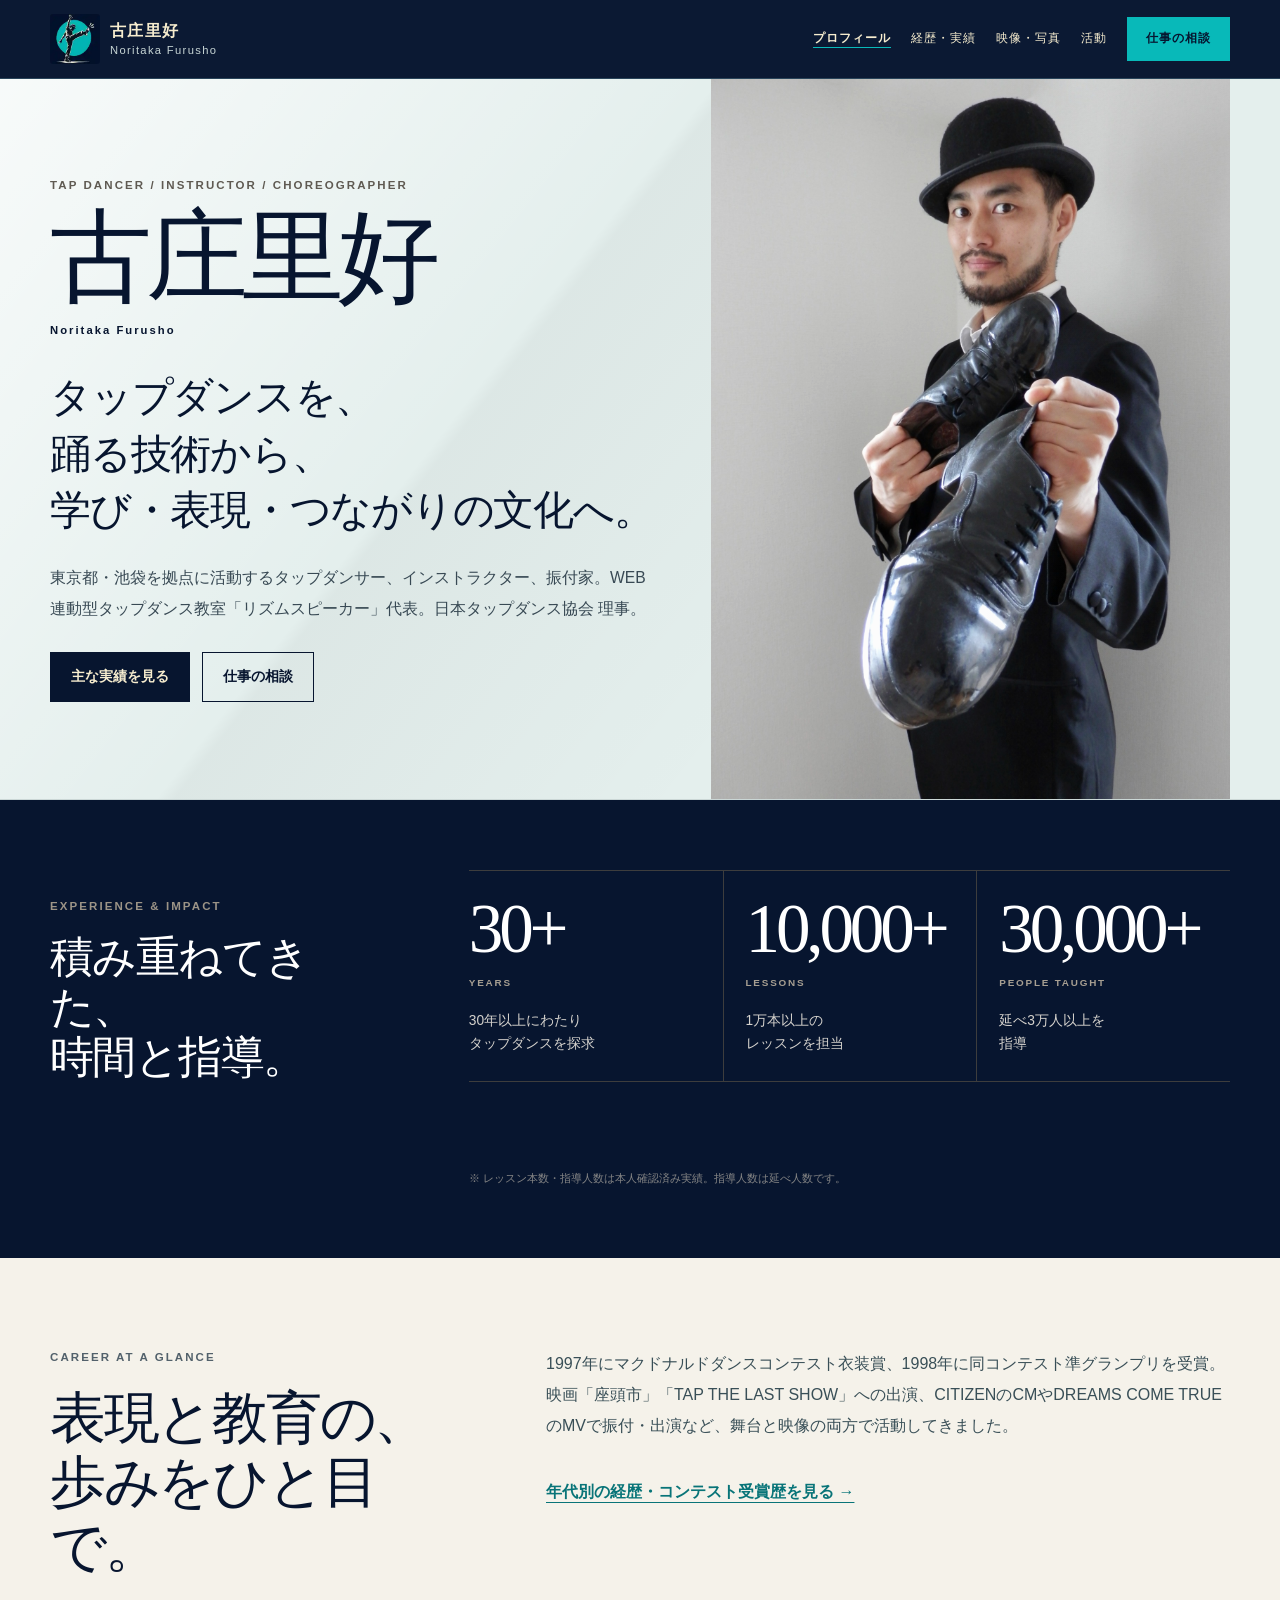
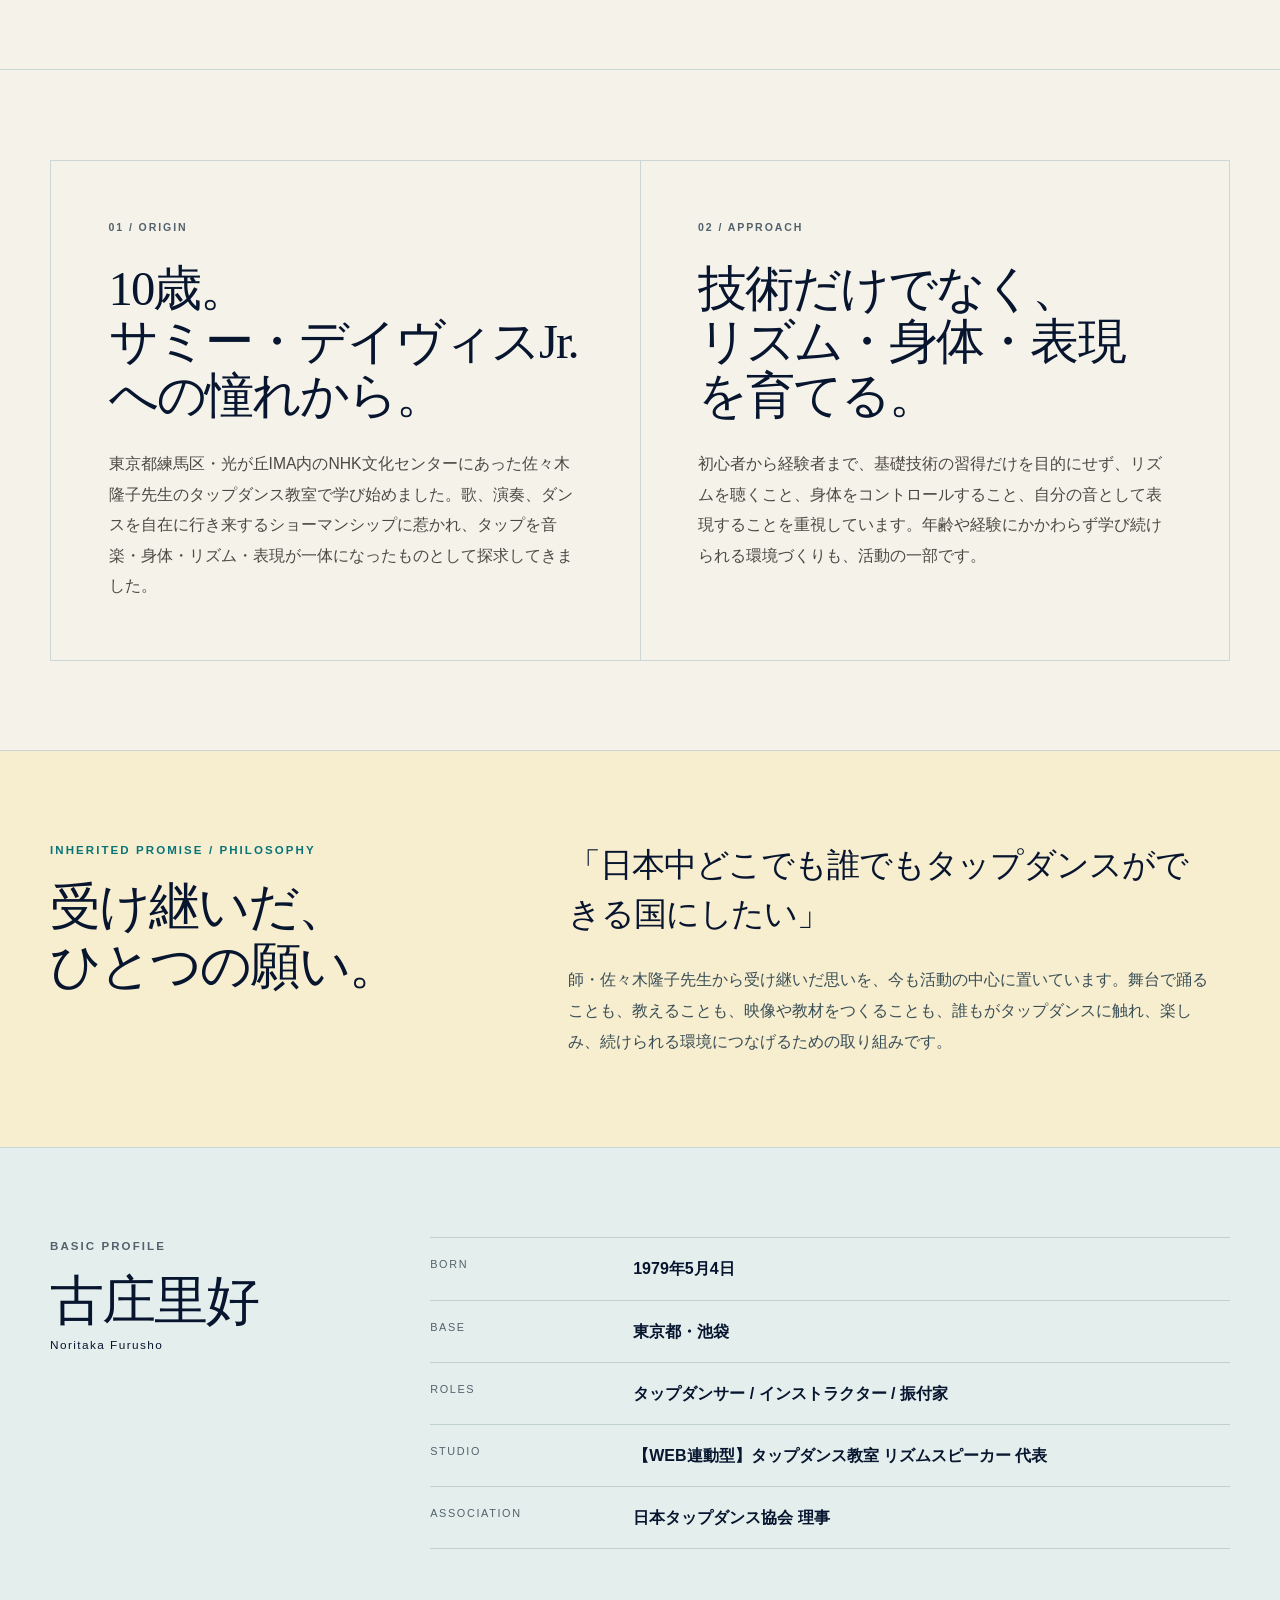
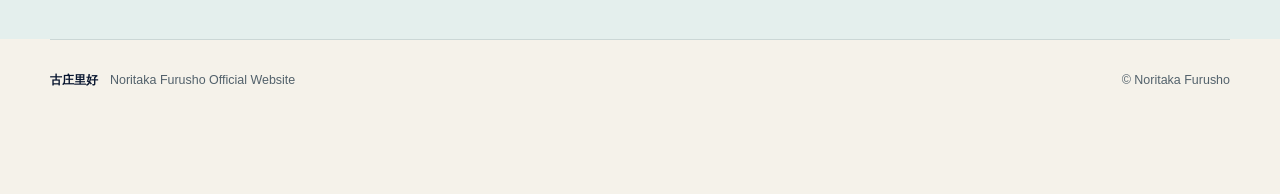
<file: profile/index.html>
<!doctype html>
<html lang="ja">
<head>
  <meta charset="utf-8">
  <meta name="viewport" content="width=device-width, initial-scale=1">
  <title>プロフィール | 古庄里好 Noritaka Furusho</title>
  <meta name="description" content="タップダンサー、インストラクター、振付家・古庄里好（Noritaka Furusho）のプロフィール。10歳でタップダンスを始めた原点、30年以上の探求、1万本以上のレッスン、延べ3万人以上への指導、出演・振付実績を紹介します。">
  <meta name="theme-color" content="#07152F">
  <link rel="icon" type="image/svg+xml" href="../assets/icons/furusho-mark.svg">
  <link rel="manifest" href="../site.webmanifest">
  <meta name="apple-mobile-web-app-title" content="NORITAP">
  <link rel="canonical" href="https://noritap.github.io/furusho-official/profile/">
  <meta property="og:type" content="profile">
  <meta property="og:locale" content="ja_JP">
  <meta property="og:title" content="プロフィール | 古庄里好 Noritaka Furusho">
  <meta property="og:description" content="古庄里好の原点、30年以上の探求、1万本以上のレッスン、延べ3万人以上への指導、出演・振付実績。">
  <meta property="og:url" content="https://noritap.github.io/furusho-official/profile/">
  <meta property="og:image" content="https://noritap.github.io/furusho-official/assets/images/editorial/profile-shoes-perspective.jpg">
  <meta property="og:image:alt" content="タップダンサー・インストラクター 古庄里好">
  <meta name="twitter:card" content="summary_large_image">
  <link rel="stylesheet" href="../assets/css/style.css">
  <link rel="stylesheet" href="profile.css">
  <link rel="stylesheet" href="profile-projects.css">
</head>
<body>
  <a class="skip-link" href="#main-content">本文へスキップ</a>
  <header class="site-header">
    <a class="brand" href="../" aria-label="古庄里好 Official Website ホーム">
      <img class="brand-mark" src="../assets/icons/furusho-mark.svg" alt="" width="38" height="38" aria-hidden="true">
      <span class="brand-copy"><span class="brand-ja">古庄里好</span><span class="brand-en">Noritaka Furusho</span></span>
    </a>
    <nav class="nav" aria-label="メインナビゲーション">
      <a aria-current="page" href="./">プロフィール</a>
      <a href="../career/">経歴・実績</a>
      <a href="../media/">映像・写真</a>
      <a href="../projects/">活動</a>
      <a class="nav-cta" href="../contact/">仕事の相談</a>
    </nav>
    <details class="site-mobile-menu">
      <summary>メニュー</summary>
      <nav aria-label="モバイルメニュー">
      <a aria-current="page" href="./">プロフィール</a>
      <a href="../career/">経歴・実績</a>
      <a href="../media/">映像・写真</a>
      <a href="../projects/">活動</a>
      <a class="nav-cta" href="../contact/">仕事の相談</a>
      </nav>
    </details>
  </header>

  <main id="main-content">
    <section class="editorial-hero">
      <div class="editorial-hero-inner section-shell">
        <div class="editorial-hero-copy">
          <p class="eyebrow">TAP DANCER / INSTRUCTOR / CHOREOGRAPHER</p>
          <h1>古庄里好<span>Noritaka Furusho</span></h1>
          <p class="editorial-statement">タップダンスを、<br>踊る技術から、<br>学び・表現・つながりの文化へ。</p>
          <p class="editorial-lead">東京都・池袋を拠点に活動するタップダンサー、インストラクター、振付家。WEB連動型タップダンス教室「リズムスピーカー」代表。日本タップダンス協会 理事。</p>
          <div class="editorial-actions"><a class="button primary" href="../career/">主な実績を見る</a><a class="button secondary" href="../contact/">仕事の相談</a></div>
        </div>
        <figure class="editorial-hero-photo"><img src="../assets/images/editorial/profile-shoes-perspective.jpg" alt="タップシューズを手前に見せるスーツ姿の古庄里好" width="1536" height="2048" fetchpriority="high" decoding="async"></figure>
      </div>
    </section>

    <section class="impact-band" aria-labelledby="impact-title"><div class="section-shell impact-layout"><div class="impact-intro"><p class="section-label">EXPERIENCE & IMPACT</p><h2 id="impact-title">積み重ねてきた、<br>時間と指導。</h2></div><div class="impact-metrics"><article><strong>30+</strong><span>YEARS</span><p>30年以上にわたり<br>タップダンスを探求</p></article><article><strong>10,000+</strong><span>LESSONS</span><p>1万本以上の<br>レッスンを担当</p></article><article><strong>30,000+</strong><span>PEOPLE TAUGHT</span><p>延べ3万人以上を<br>指導</p></article></div><p class="impact-note">※ レッスン本数・指導人数は本人確認済み実績。指導人数は延べ人数です。</p></div></section>


    <section class="profile-career-summary section" aria-labelledby="profile-career-summary-title">
      <div class="section-shell profile-career-summary-grid">
        <div>
          <p class="section-label">CAREER AT A GLANCE</p>
          <h2 id="profile-career-summary-title">表現と教育の、<br>歩みをひと目で。</h2>
        </div>
        <div class="profile-career-summary-copy">
          <p>1997年にマクドナルドダンスコンテスト衣装賞、1998年に同コンテスト準グランプリを受賞。映画「座頭市」「TAP THE LAST SHOW」への出演、CITIZENのCMやDREAMS COME TRUEのMVで振付・出演など、舞台と映像の両方で活動してきました。</p>

          <a class="profile-career-summary-link" href="../career/#career-timeline">年代別の経歴・コンテスト受賞歴を見る →</a>
        </div>
      </div>
    </section>

    <section class="editorial-story section"><div class="section-shell story-columns"><article><p class="story-number">01 / ORIGIN</p><h2>10歳。<br>サミー・デイヴィスJr.への憧れから。</h2><p>東京都練馬区・光が丘IMA内のNHK文化センターにあった佐々木隆子先生のタップダンス教室で学び始めました。歌、演奏、ダンスを自在に行き来するショーマンシップに惹かれ、タップを音楽・身体・リズム・表現が一体になったものとして探求してきました。</p></article><article><p class="story-number">02 / APPROACH</p><h2>技術だけでなく、<br>リズム・身体・表現を育てる。</h2><p>初心者から経験者まで、基礎技術の習得だけを目的にせず、リズムを聴くこと、身体をコントロールすること、自分の音として表現することを重視しています。年齢や経験にかかわらず学び続けられる環境づくりも、活動の一部です。</p></article></div></section>

    <section class="legacy-section section" aria-labelledby="legacy-title">
      <div class="section-shell legacy-layout">
        <div class="legacy-heading">
          <p class="section-label">INHERITED PROMISE / PHILOSOPHY</p>
          <h2 id="legacy-title">受け継いだ、<br>ひとつの願い。</h2>
        </div>
        <div class="legacy-copy">
          <p class="legacy-keyline">「日本中どこでも誰でもタップダンスができる国にしたい」</p>
          <p>師・佐々木隆子先生から受け継いだ思いを、今も活動の中心に置いています。舞台で踊ることも、教えることも、映像や教材をつくることも、誰もがタップダンスに触れ、楽しみ、続けられる環境につなげるための取り組みです。</p>
        </div>
      </div>
    </section>




    <section class="profile-facts section"><div class="section-shell facts-layout"><div><p class="section-label">BASIC PROFILE</p><h2>古庄里好<br><span>Noritaka Furusho</span></h2></div><dl class="fact-list"><div><dt>Born</dt><dd>1979年5月4日</dd></div><div><dt>Base</dt><dd>東京都・池袋</dd></div><div><dt>Roles</dt><dd>タップダンサー / インストラクター / 振付家</dd></div><div><dt>Studio</dt><dd>【WEB連動型】タップダンス教室 リズムスピーカー 代表</dd></div><div><dt>Association</dt><dd>日本タップダンス協会 理事</dd></div></dl></div></section>

  </main>
  <footer class="footer section-shell"><div><strong>古庄里好</strong><span>Noritaka Furusho Official Website</span></div><p>© Noritaka Furusho</p></footer>
</body>
</html>
</file>
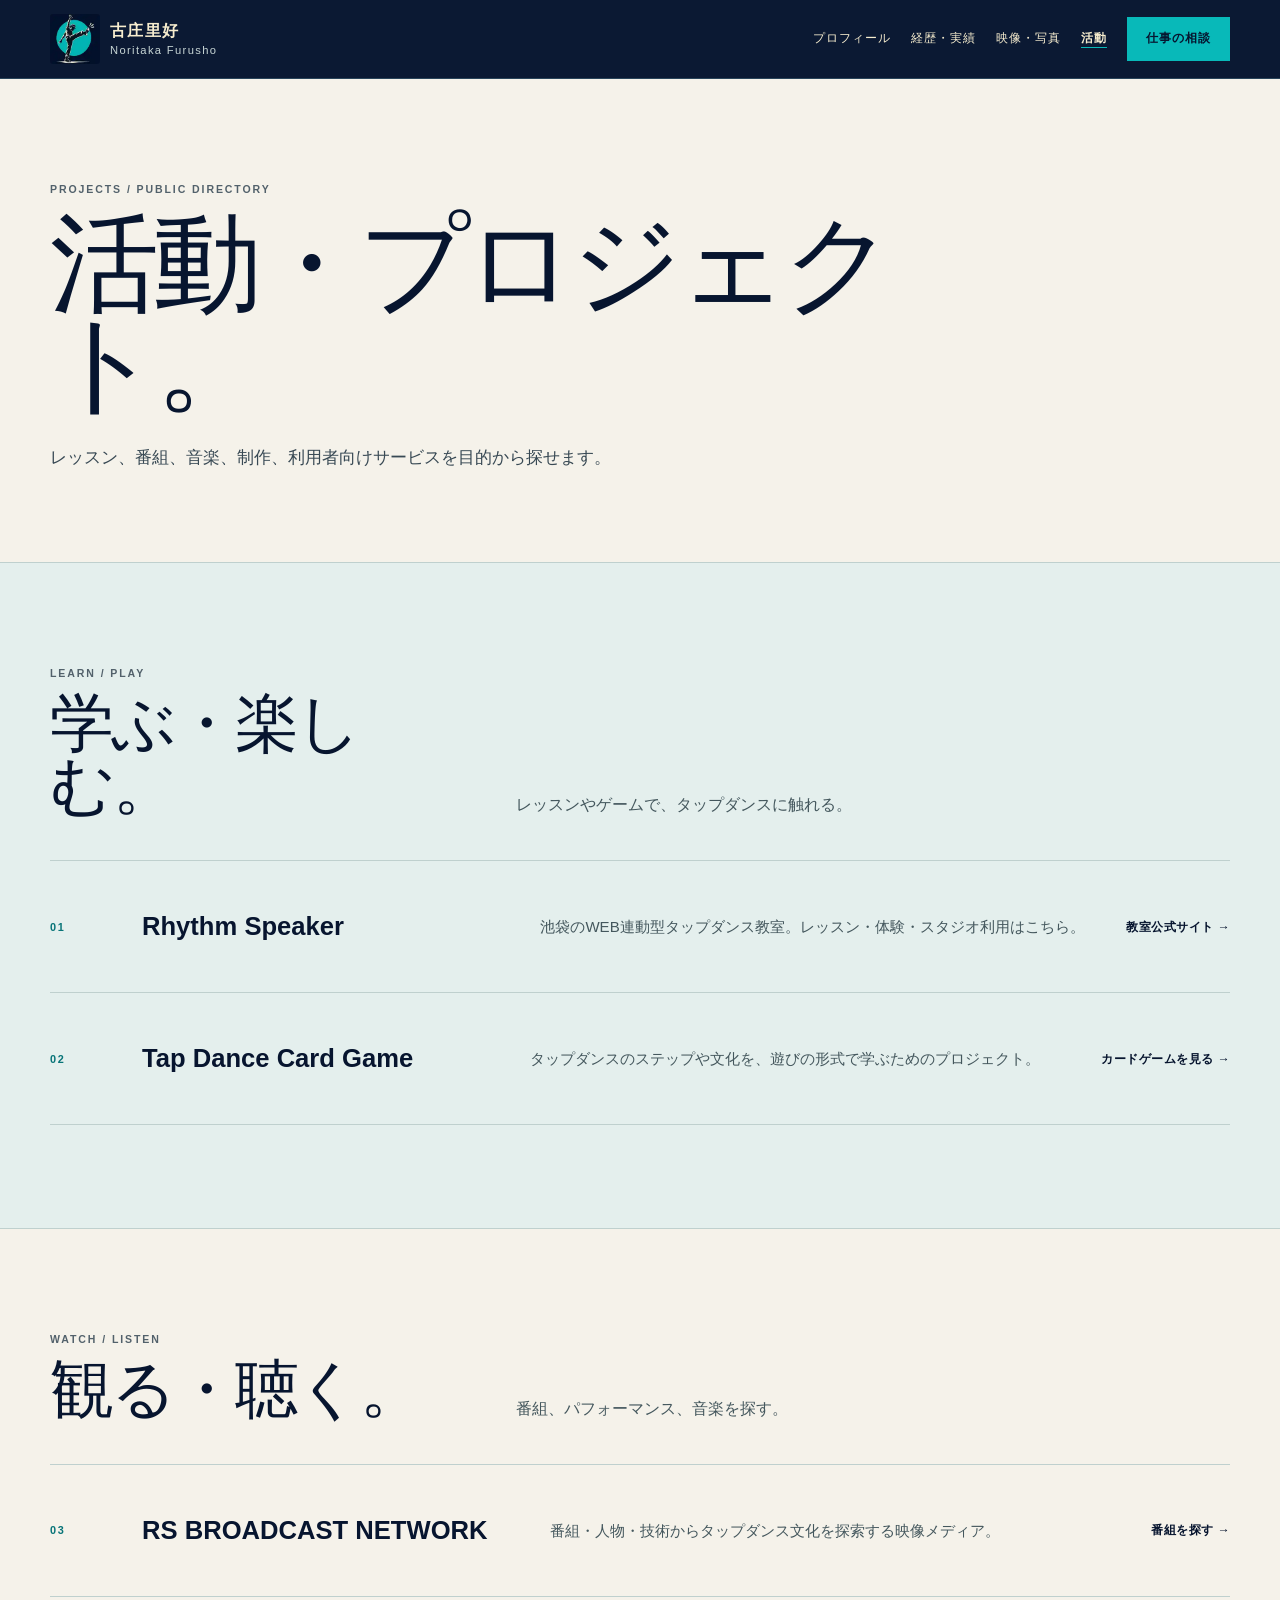
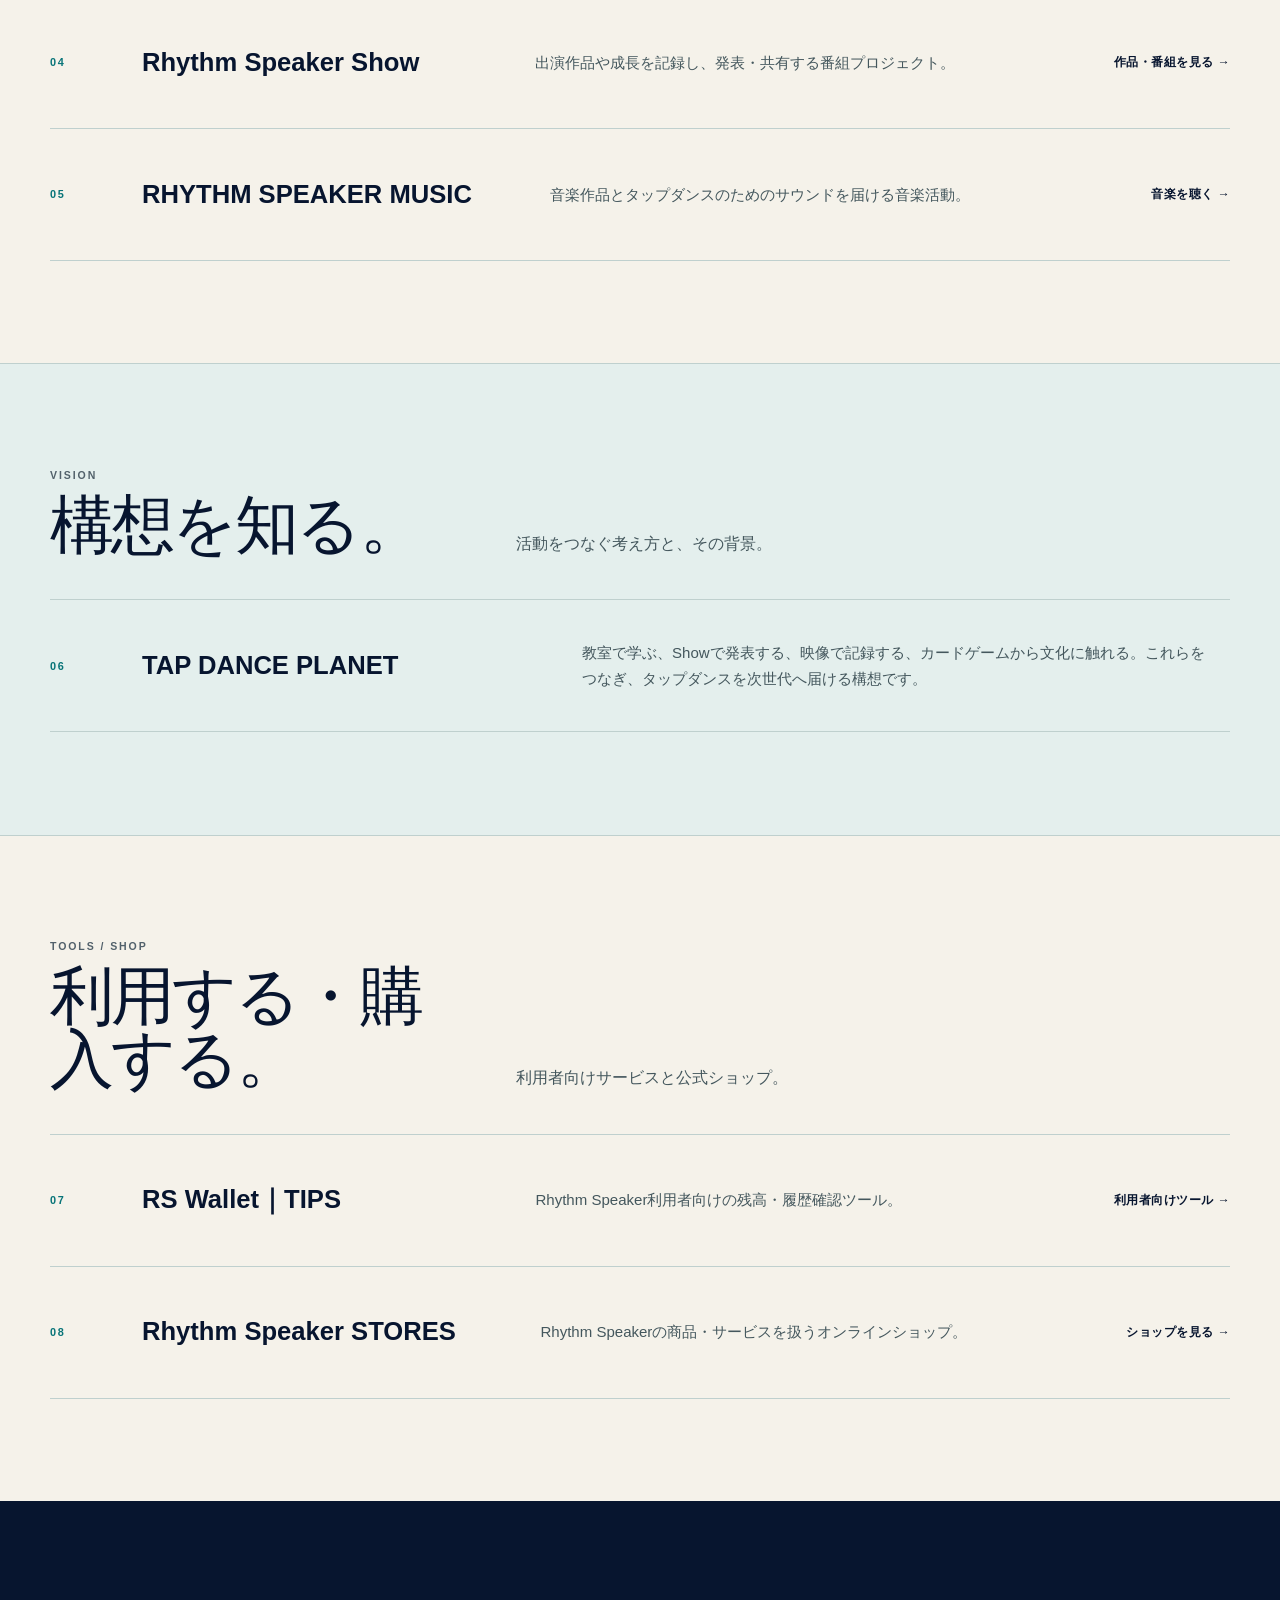
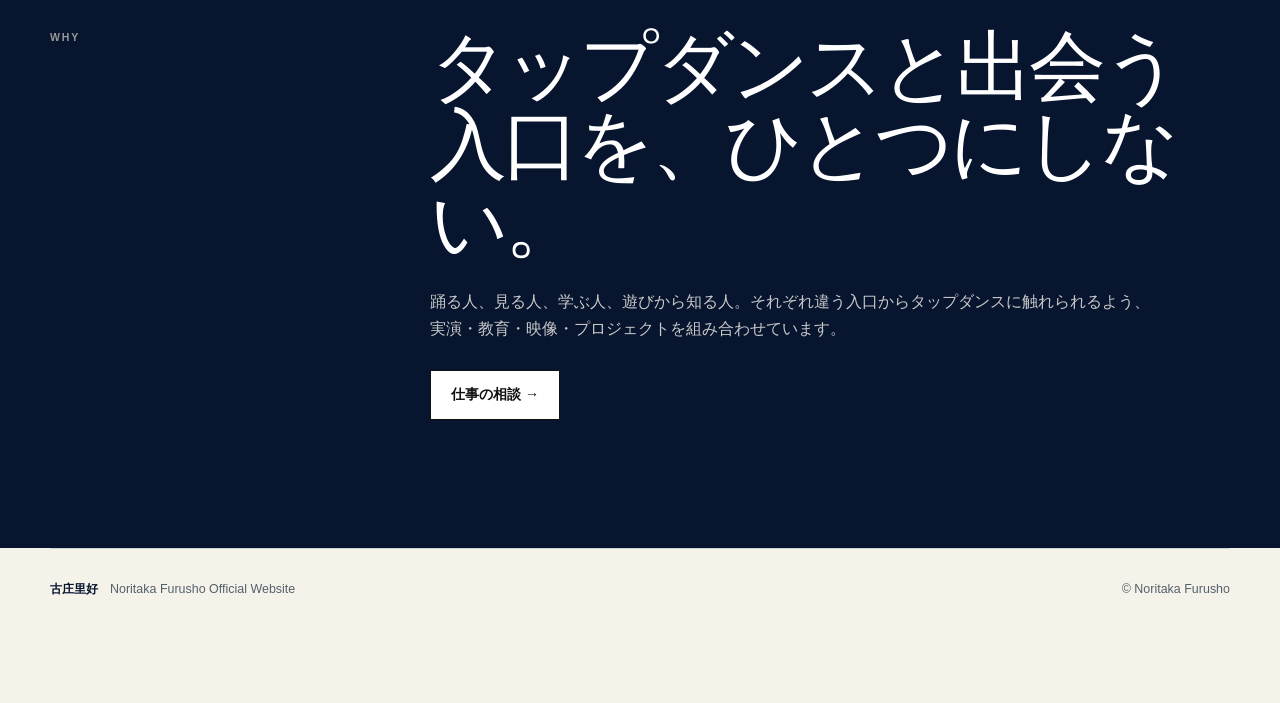
<file: projects/index.html>
<!doctype html>
<html lang="ja">
<head>
  <meta charset="utf-8">
  <meta name="viewport" content="width=device-width, initial-scale=1">
  <title>Projects / Activities | 古庄里好 Noritaka Furusho</title>
  <meta name="description" content="古庄里好の公開プロジェクト、Rhythm Speaker、TAP DANCE PLANET、Rhythm Speaker Show、Tap Dance Card Game、RS Walletなどへの公式ディレクトリ。">
  <meta name="theme-color" content="#07152F">
  <link rel="icon" type="image/svg+xml" href="../assets/icons/furusho-mark.svg">
  <link rel="manifest" href="../site.webmanifest">
  <meta name="apple-mobile-web-app-title" content="NORITAP">
  <link rel="canonical" href="https://noritap.github.io/furusho-official/projects/">
  <meta property="og:type" content="website">
  <meta property="og:locale" content="ja_JP">
  <meta property="og:title" content="Projects / Activities | 古庄里好 Noritaka Furusho">
  <meta property="og:description" content="古庄里好が運営・制作・参加する公開プロジェクト、教育、メディア、サービスへの公式ディレクトリ。">
  <meta property="og:url" content="https://noritap.github.io/furusho-official/projects/">
  <meta property="og:image" content="https://noritap.github.io/furusho-official/assets/images/furusho-profile-main.jpg">
  <meta property="og:image:alt" content="古庄里好 Official Website">
  <meta name="twitter:card" content="summary_large_image">
  <link rel="stylesheet" href="../assets/css/style.css">
  <link rel="stylesheet" href="projects.css">
</head>
<body class="projects-v3">
  <a class="skip-link" href="#main">本文へ移動</a>
  <header class="site-header">
    <a class="brand" href="../" aria-label="古庄里好 Official Website ホーム">
      <img class="brand-mark" src="../assets/icons/furusho-mark.svg" alt="" width="38" height="38" aria-hidden="true">
      <span class="brand-copy"><span class="brand-ja">古庄里好</span><span class="brand-en">Noritaka Furusho</span></span>
    </a>
    <nav class="nav" aria-label="メインナビゲーション">
      <a href="../profile/">プロフィール</a>
      <a href="../career/">経歴・実績</a>
      <a href="../media/">映像・写真</a>
      <a aria-current="page" href="./">活動</a>
      <a class="nav-cta" href="../contact/">仕事の相談</a>
    </nav>
    <details class="site-mobile-menu">
      <summary>メニュー</summary>
      <nav aria-label="モバイルメニュー">
      <a href="../profile/">プロフィール</a>
      <a href="../career/">経歴・実績</a>
      <a href="../media/">映像・写真</a>
      <a aria-current="page" href="./">活動</a>
      <a class="nav-cta" href="../contact/">仕事の相談</a>
      </nav>
    </details>
  </header>

  <main id="main">
    <section class="projects-hero section-shell">
      <p class="projects-label">PROJECTS / PUBLIC DIRECTORY</p>
      <h1>活動・プロジェクト。</h1>
      <p class="projects-lead">レッスン、番組、音楽、制作、利用者向けサービスを目的から探せます。</p>
    </section>

<!-- BEGIN GENERATED:PROJECT_DIRECTORY -->
    <section id="learn" class="projects-section alt"><div class="section-shell"><div class="projects-section-head"><div><p class="projects-label">LEARN / PLAY</p><h2>学ぶ・楽しむ。</h2></div><p>レッスンやゲームで、タップダンスに触れる。</p></div><div class="project-list">
          <a class="project-row" href="https://noritap.github.io/rhythmspeaker/" target="_blank" rel="noopener noreferrer"><span class="index">01</span><strong>Rhythm Speaker</strong><p>池袋のWEB連動型タップダンス教室。レッスン・体験・スタジオ利用はこちら。</p><span class="route">教室公式サイト →</span></a>
          <a class="project-row" href="https://noritap.github.io/tapdance-cardgame/" target="_blank" rel="noopener noreferrer"><span class="index">02</span><strong>Tap Dance Card Game</strong><p>タップダンスのステップや文化を、遊びの形式で学ぶためのプロジェクト。</p><span class="route">カードゲームを見る →</span></a>
        </div></div></section>

    <section id="watch" class="projects-section"><div class="section-shell"><div class="projects-section-head"><div><p class="projects-label">WATCH / LISTEN</p><h2>観る・聴く。</h2></div><p>番組、パフォーマンス、音楽を探す。</p></div><div class="project-list">
          <a class="project-row" href="https://noritap.github.io/rhythmspeaker/broadcast/" target="_blank" rel="noopener noreferrer"><span class="index">03</span><strong>RS BROADCAST NETWORK</strong><p>番組・人物・技術からタップダンス文化を探索する映像メディア。</p><span class="route">番組を探す →</span></a>
          <a class="project-row" href="https://noritap.github.io/rhythmspeaker/rss/" target="_blank" rel="noopener noreferrer"><span class="index">04</span><strong>Rhythm Speaker Show</strong><p>出演作品や成長を記録し、発表・共有する番組プロジェクト。</p><span class="route">作品・番組を見る →</span></a>
          <a class="project-row" href="https://noritap.github.io/rhythmspeaker/music/" target="_blank" rel="noopener noreferrer"><span class="index">05</span><strong>RHYTHM SPEAKER MUSIC</strong><p>音楽作品とタップダンスのためのサウンドを届ける音楽活動。</p><span class="route">音楽を聴く →</span></a>
        </div></div></section>

    <section id="vision" class="projects-section alt"><div class="section-shell"><div class="projects-section-head"><div><p class="projects-label">VISION</p><h2>構想を知る。</h2></div><p>活動をつなぐ考え方と、その背景。</p></div><div class="project-list">
          <article class="project-row"><span class="index">06</span><strong>TAP DANCE PLANET</strong><p>教室で学ぶ、Showで発表する、映像で記録する、カードゲームから文化に触れる。これらをつなぎ、タップダンスを次世代へ届ける構想です。</p></article>
        </div></div></section>

    <section id="tools" class="projects-section"><div class="section-shell"><div class="projects-section-head"><div><p class="projects-label">TOOLS / SHOP</p><h2>利用する・購入する。</h2></div><p>利用者向けサービスと公式ショップ。</p></div><div class="project-list">
          <a class="project-row" href="https://tips-app-seven.vercel.app/" target="_blank" rel="noopener noreferrer"><span class="index">07</span><strong>RS Wallet｜TIPS</strong><p>Rhythm Speaker利用者向けの残高・履歴確認ツール。</p><span class="route">利用者向けツール →</span></a>
          <a class="project-row" href="https://rhythmspeaker.stores.jp/" target="_blank" rel="noopener noreferrer"><span class="index">08</span><strong>Rhythm Speaker STORES</strong><p>Rhythm Speakerの商品・サービスを扱うオンラインショップ。</p><span class="route">ショップを見る →</span></a>
        </div></div></section>


<!-- END GENERATED:PROJECT_DIRECTORY -->    <section class="projects-why">
      <div class="section-shell projects-why-grid">
        <p class="projects-label">WHY</p>
        <div>
          <h2>タップダンスと出会う入口を、ひとつにしない。</h2>
          <p>踊る人、見る人、学ぶ人、遊びから知る人。それぞれ違う入口からタップダンスに触れられるよう、実演・教育・映像・プロジェクトを組み合わせています。</p>
          <div class="projects-actions"><a class="button light" href="../contact/">仕事の相談 →</a></div>
        </div>
      </div>
    </section>
  </main>

  <footer class="footer section-shell"><div><strong>古庄里好</strong><span>Noritaka Furusho Official Website</span></div><p>© Noritaka Furusho</p></footer>
</body>
</html>
</file>
<file: assets/css/style.css>
:root {
  --bg: #f5f2ea;
  --surface: #e9e7df;
  --ink: #07152f;
  --muted: #52616b;
  --line: #cbd7d6;
  --dark: #07152f;
  --light: #f7edcf;
  --accent: #087478;
  --accent-bright: #08b9b9;
  --max: 1180px;
}

* { box-sizing: border-box; }
html { scroll-behavior: smooth; }
body {
  margin: 0;
  background: var(--bg);
  color: var(--ink);
  font-family: -apple-system, BlinkMacSystemFont, "Helvetica Neue", "Hiragino Sans", "Yu Gothic", Meiryo, sans-serif;
  line-height: 1.7;
}
a { color: inherit; text-decoration: none; }
a:focus-visible, .button:focus-visible, .mobile-action-bar a:focus-visible {
  outline: 2px solid currentColor;
  outline-offset: 4px;
}
img { max-width: 100%; }
section[id] { scroll-margin-top: 92px; }
.section-shell { width: min(calc(100% - 40px), var(--max)); margin: auto; }
.skip-link {
  position: fixed;
  left: 12px;
  top: 12px;
  z-index: 100;
  transform: translateY(-180%);
  background: var(--ink);
  color: var(--light);
  padding: 10px 14px;
  font-weight: 700;
}
.skip-link:focus { transform: translateY(0); }

.site-header {
  position: sticky;
  top: 0;
  z-index: 20;
  display: flex;
  justify-content: space-between;
  align-items: center;
  padding: 14px max(20px, calc((100vw - var(--max)) / 2));
  background: rgba(7, 21, 47, .98);
  color: #f7edcf;
  backdrop-filter: blur(14px);
  border-bottom: 1px solid #29445a;
}
.brand { display: flex; flex-direction: column; line-height: 1.1; flex: 0 0 auto; }
.brand-ja { font-weight: 800; letter-spacing: .08em; }
.brand-en { font-size: .7rem; letter-spacing: .12em; color: #c7d5d5; margin-top: 4px; }
.site-mobile-menu { display: none; }
.nav { display: flex; gap: 20px; align-items: center; font-size: .78rem; text-transform: uppercase; letter-spacing: .08em; }
.nav a { min-height: 44px; display: inline-flex; align-items: center; transition: opacity .18s ease, background-color .18s ease, color .18s ease; }
.nav a:hover { opacity: .58; }
.nav [aria-current="page"] { font-weight: 800; text-decoration: underline; text-underline-offset: 5px; }
.nav-cta { padding: 0 18px; border: 1px solid #08b9b9; background: #08b9b9; color: #07152f; font-weight: 800; }
.nav-cta:hover { opacity: 1 !important; background: #f7edcf; color: #07152f; border-color: #f7edcf; }

.hero {
  min-height: 72vh;
  display: grid;
  grid-template-columns: 1.08fr .92fr;
  align-items: center;
  gap: clamp(34px, 4.5vw, 56px);
  padding: clamp(54px, 6vw, 76px) 0 clamp(48px, 5vw, 68px);
}
.hero-copy { max-width: 700px; }
.eyebrow, .section-label { font-size: .72rem; letter-spacing: .18em; font-weight: 800; color: var(--muted); }
h1, h2, h3, p { margin-top: 0; }
h1 { font-size: clamp(3.5rem, 7vw, 7rem); line-height: .88; letter-spacing: -.055em; margin: 16px 0 26px; }
h1 span { display: block; font-size: .19em; letter-spacing: .08em; margin-top: 18px; }
.hero-message { max-width: 650px; font-size: clamp(1.65rem, 3vw, 2.75rem); line-height: 1.3; letter-spacing: -.025em; margin-bottom: 22px; }
.hero-lead { max-width: 680px; color: #3c3a35; font-size: .98rem; }
.hero-actions { display: flex; gap: 12px; flex-wrap: wrap; margin-top: 28px; }
.button {
  display: inline-flex;
  justify-content: center;
  align-items: center;
  min-height: 50px;
  padding: 0 20px;
  border: 1px solid var(--ink);
  font-weight: 800;
  font-size: .88rem;
  transition: transform .18s ease, background-color .18s ease, color .18s ease, border-color .18s ease;
}
.button:hover { transform: translateY(-1px); }
.button.primary { background: var(--ink); color: var(--light); }
.button.secondary { background: transparent; }
.button.secondary:hover { background: var(--ink); color: var(--light); }
.hero-meta {
  display: flex;
  gap: 12px;
  flex-wrap: wrap;
  margin-top: 28px;
  color: var(--muted);
  font-size: .65rem;
  letter-spacing: .12em;
  font-weight: 800;
}
.hero-meta span { border-top: 1px solid var(--line); padding-top: 8px; }
.hero-portrait {
  position: relative;
  width: min(100%, 460px);
  justify-self: end;
  margin: 0;
  aspect-ratio: 4 / 5;
  overflow: hidden;
  background: #ddd7cb;
  border: 1px solid var(--line);
}
.hero-portrait img {
  width: 100%;
  height: 100%;
  display: block;
  object-fit: cover;
  object-position: 50% 22%;
  filter: saturate(.92) contrast(1.02);
}
.hero-portrait::after {
  content: "";
  position: absolute;
  inset: 0;
  background: linear-gradient(to top, rgba(0,0,0,.42), rgba(0,0,0,0) 42%);
  pointer-events: none;
}
.hero-portrait figcaption {
  position: absolute;
  z-index: 1;
  left: 22px;
  right: 22px;
  bottom: 18px;
  display: flex;
  align-items: baseline;
  gap: 9px;
  color: #fff;
  letter-spacing: .16em;
  text-transform: uppercase;
}
.hero-portrait figcaption strong { font-size: 1.45rem; letter-spacing: -.02em; }
.hero-portrait figcaption span { font-size: .62rem; }

.section { padding: clamp(76px, 7vw, 100px) 0; }
.section-intro, .split-heading {
  display: grid;
  grid-template-columns: minmax(0, .9fr) minmax(0, 1.1fr);
  gap: clamp(42px, 6vw, 80px);
  align-items: start;
}
.section-intro h2, .split-heading h2, .section h2 { font-size: clamp(2.3rem, 5vw, 4.7rem); line-height: 1.06; letter-spacing: -.045em; }
.section-intro > div:last-child, .split-heading > div:last-child { max-width: 620px; padding-top: 36px; }
.section-intro p, .split-heading p { font-size: 1.02rem; }
.compact-intro > div:last-child { padding-top: 16px; }
.text-link { display: inline-flex; min-height: 44px; align-items: center; font-weight: 800; text-decoration: underline; text-underline-offset: 4px; }

.about-section { border-top: 1px solid var(--line); }
.dark-section { background: var(--dark); color: var(--light); }
.dark-section .section-label { color: #999; }

.contact-section { background: #07152f; color: #f7edcf; }
.contact-inner { max-width: 920px; text-align: center; }
.contact-inner .section-label { color: #999; }
.contact-inner p { max-width: 760px; margin: 0 auto 26px; color: #c9c9c9; }
.contact-actions { justify-content: center; }
.button.light { background: #fff; color: #111; border-color: #fff; }
.button.light:hover { background: transparent; color: #fff; }
.footer { padding: 30px 0 90px; display: flex; justify-content: space-between; gap: 20px; border-top: 1px solid var(--line); font-size: .78rem; color: var(--muted); }
.footer div { display: flex; gap: 12px; }
.footer strong { color: var(--ink); }

.mobile-action-bar { display: none; }

@media (max-width: 980px) {
  .site-header { gap: 18px; }
  .nav { gap: 14px; }
  .hero { grid-template-columns: 1fr; min-height: auto; padding-top: 58px; }
  .hero-copy { max-width: none; }
  .hero-portrait { width: min(76vw, 430px); justify-self: center; margin: 4px auto 0; }
  .section-intro, .split-heading { grid-template-columns: 1fr; gap: 18px; }
  .section-intro > div:last-child, .split-heading > div:last-child { max-width: none; padding-top: 0; }
}

@media (max-width: 720px) {
  body { padding-bottom: 68px; }
  section[id] { scroll-margin-top: 82px; }
  .section-shell { width: min(calc(100% - 28px), var(--max)); }
  .site-header { padding: 10px 14px; gap: 12px; }
  .brand-en { font-size: .6rem; }
  .site-header > .nav { display: none; }
  .site-mobile-menu { display: block; position: relative; color: #F5F2EA; }
  .site-mobile-menu summary { cursor: pointer; padding: 10px 12px; min-height: 44px; }
  .site-mobile-menu nav {
    position: absolute;
    right: 0;
    top: 100%;
    width: min(240px, calc(100vw - 28px));
    display: grid;
    padding: 8px;
    background: #07152F;
    border: 1px solid #8896ac;
  }
  .site-mobile-menu nav a { padding: 12px; color: #F5F2EA; }
  .site-mobile-menu nav a[aria-current="page"] { text-decoration: underline; }
  .nav-cta { min-height: 42px; padding: 0 12px; }
  .hero { padding: 42px 0 38px; gap: 26px; }
  h1 { margin-bottom: 22px; }
  .hero-message { font-size: 1.72rem; }
  .hero-lead { font-size: .94rem; }
  .hero-actions { display: grid; margin-top: 24px; }
  .button { width: 100%; }
  .hero-meta { gap: 8px 12px; }
  .hero-portrait { width: 100%; max-width: none; aspect-ratio: 4 / 5; }
  .hero-portrait figcaption { left: 16px; right: 16px; bottom: 14px; }
  .section { padding: 66px 0; }
  .footer { flex-direction: column; padding-bottom: 30px; }
  .footer div { flex-direction: column; gap: 2px; }
  .mobile-action-bar {
    position: fixed;
    left: 0;
    right: 0;
    bottom: 0;
    z-index: 40;
    display: grid;
    grid-template-columns: .9fr 1.1fr;
    gap: 1px;
    padding: 8px;
    background: rgba(245, 242, 234, .97);
    border-top: 1px solid var(--line);
    backdrop-filter: blur(14px);
  }
  .mobile-action-bar a {
    min-height: 48px;
    display: inline-flex;
    align-items: center;
    justify-content: center;
    border: 1px solid var(--ink);
    font-weight: 800;
    font-size: .84rem;
    background: var(--bg);
    color: var(--ink);
  }
  .mobile-action-bar .mobile-action-primary { background: var(--ink); color: var(--light); }
}

@media (prefers-reduced-motion: reduce) {
  html { scroll-behavior: auto; }
  *, *::before, *::after { transition-duration: .01ms !important; animation-duration: .01ms !important; }
}


/* NF TAP brand mark */
.brand {
  flex-direction: row;
  align-items: center;
  gap: 10px;
}
.brand-mark {
  width: 50px;
  height: 50px;
  display: block;
  flex: 0 0 50px;
  object-fit: cover;
  border-radius: 3px;
}
.brand-copy {
  display: flex;
  flex-direction: column;
  line-height: 1.1;
}
@media (max-width: 720px) {
  .brand { gap: 8px; }
  .brand-mark { width: 38px; height: 38px; flex-basis: 38px; }
}
/* Adopted artist-site header: stage navy, warm light copy, bright accessible CTA. */
.site-header .brand,
.site-header .nav a:not(.nav-cta) { color: #f7edcf; }
.site-header .nav-cta { color: #07152f; }
.site-header .nav a:focus-visible,
.site-header .brand:focus-visible { outline: 3px solid #08b9b9; outline-offset: 4px; }
.site-header .nav [aria-current="page"] { text-decoration-color: #08b9b9; }
</file>
<file: assets/css/home-v3.css>
/* FURUSHO OFFICIAL v4.5 — Artist Editorial Performance / HOME canonical CSS */

.home-v3 {
  --v3-paper: #f5f2ea;
  --v3-paper-2: #e4efed;
  --v3-ink: #07152f;
  --v3-muted: #52616b;
  --v3-line: #bfd0ce;
  --v3-accent: #087478;
  --v3-dark: #07152f;
  --v3-max: 1240px;
  background: #07152f;
  color: #f7edcf;
}

.home-v3 .section-shell {
  width: min(calc(100% - 48px), var(--v3-max));
}

.home-v3 .site-header {
  background: rgba(7, 21, 47, .98);
  border-bottom-color: #29445a;
}

.home-v3 .nav-cta {
  border-radius: 0;
}

.home-v3 .v3-kicker,
.home-v3 .v3-label {
  margin: 0;
  color: var(--v3-muted);
  font-size: .66rem;
  font-weight: 800;
  letter-spacing: .18em;
  text-transform: uppercase;
}

.home-v3 .v3-section {
  padding: clamp(76px, 8vw, 124px) 0;
  border-top: 1px solid var(--v3-line);
}

/* HERO */
.home-v3 .v3-hero {
  min-height: calc(100svh - 86px);
  color: #f7edcf;
  display: grid;
  grid-template-columns: minmax(0, 1.06fr) minmax(340px, .94fr);
  gap: clamp(42px, 6vw, 92px);
  align-items: center;
  padding-top: clamp(52px, 6vw, 88px);
  padding-bottom: clamp(60px, 7vw, 100px);
}

.home-v3 .v3-hero-copy {
  align-self: center;
}

.home-v3 .v3-name {
  margin: 18px 0 26px;
  font-family: "Yu Mincho", "Hiragino Mincho ProN", "Hiragino Mincho Pro", serif;
  font-size: clamp(4.2rem, 9vw, 8.8rem);
  font-weight: 700;
  letter-spacing: -.07em;
  line-height: .93;
}

.home-v3 .v3-name span {
  display: block;
  margin-top: 20px;
  font-family: Impact, "Arial Narrow", "Helvetica Neue", sans-serif;
  font-size: clamp(1.65rem, 4.4vw, 4.75rem);
  font-weight: 900;
  letter-spacing: .015em;
  line-height: 1.08;
  text-wrap: balance;
}

.home-v3 .v3-role {
  max-width: 720px;
  margin-bottom: 18px;
  font-size: clamp(1.2rem, 2.1vw, 1.65rem);
  line-height: 1.45;
}

.home-v3 .v3-hero-lead {
  max-width: 660px;
  margin-bottom: 0;
  color: #d4e1e0;
  font-size: 1rem;
}

.home-v3 .v3-actions {
  display: flex;
  flex-wrap: wrap;
  gap: 12px;
  margin-top: 34px;
}

.home-v3 .v3-button {
  min-height: 50px;
  display: inline-flex;
  align-items: center;
  justify-content: center;
  padding: 0 22px;
  border: 1px solid #f7edcf;
  color: #f7edcf;
  font-size: .84rem;
  font-weight: 800;
  letter-spacing: .04em;
}

.home-v3 .v3-button.primary {
  background: #08b9b9;
  color: #07152f;
  border-color: #08b9b9;
}

.home-v3 .v3-button:hover {
  text-decoration: underline;
  text-underline-offset: 4px;
}

.home-v3 .v3-hero-studio-link {
  display: inline-block;
  margin-top: 8px;
  padding-block: 12px;
  color: #f7edcf;
  font-size: .875rem;
  text-decoration: underline;
  text-underline-offset: .2em;
}

.home-v3 .v3-portrait {
  position: relative;
  margin: 0;
  aspect-ratio: 4 / 5;
  overflow: hidden;
  border: 0;
  border-bottom: 4px solid #08b9b9;
  background: #102a44;
}

.home-v3 .v3-portrait img {
  width: 100%;
  height: 100%;
  display: block;
  object-fit: cover;
  object-position: 50% 20%;
}

.home-v3 .v3-portrait figcaption {
  position: absolute;
  left: 18px;
  bottom: 16px;
  padding: 7px 9px;
  background: rgba(7, 21, 47, .91);
  color: #f7edcf;
  font-size: .62rem;
  font-weight: 800;
  letter-spacing: .16em;
}

/* ROUTE */
.home-v3 .v3-route {
  background: #e4efed;
  color: #07152f;
}

.home-v3 .v3-route-head,
.home-v3 .v3-section-head {
  display: grid;
  grid-template-columns: minmax(220px, .7fr) minmax(0, 1.3fr);
  gap: clamp(28px, 5vw, 76px);
  align-items: end;
}

.home-v3 .v3-route-head h2,
.home-v3 .v3-section-head h2,
.home-v3 .v3-about h2,
.home-v3 .v3-contact h2 {
  margin: 10px 0 0;
  font-family: "Yu Mincho", "Hiragino Mincho ProN", "Hiragino Mincho Pro", serif;
  font-weight: 500;
  font-size: clamp(2.7rem, 5.8vw, 5.5rem);
  letter-spacing: -.045em;
  line-height: .98;
}

.home-v3 .v3-route-head p,
.home-v3 .v3-section-head p {
  max-width: 620px;
  margin: 0;
  color: #394f57;
}

.home-v3 .v3-route-list {
  margin-top: 42px;
  border-top: 1px solid var(--v3-line);
}

.home-v3 .v3-route-link {
  min-height: 118px;
  display: grid;
  grid-template-columns: 72px minmax(0, 1fr) auto;
  gap: 22px;
  align-items: center;
  border-bottom: 1px solid var(--v3-line);
}

.home-v3 .v3-route-link .index {
  color: var(--v3-accent);
  font-size: .68rem;
  font-weight: 800;
  letter-spacing: .16em;
}

.home-v3 .v3-route-link strong {
  font-size: clamp(1.25rem, 2.4vw, 2rem);
  font-weight: 600;
}

.home-v3 .v3-route-link small {
  color: var(--v3-muted);
  font-size: .76rem;
}

.home-v3 .v3-route-link:hover strong,
.home-v3 .v3-route-link:focus-visible strong {
  text-decoration: underline;
  text-underline-offset: 5px;
}

/* WORK */
.home-v3 .v3-work {
  background: #f5f2ea;
  color: #07152f;
}

/* Performance and choreography: prominent route, separate from the four canonical service rows. */
.home-v3 .v3-commission-feature {
  display: grid;
  grid-template-columns: minmax(0, 1.25fr) minmax(250px, .75fr);
  gap: clamp(24px, 5vw, 76px);
  align-items: center;
  margin-top: 34px;
  padding: clamp(26px, 4.5vw, 52px);
  color: #f7edcf;
  background: #07152f;
  border-left: 4px solid #08b9b9;
}
.home-v3 .v3-work .v3-commission-feature .v3-label { color: #83d7d5; }
.home-v3 .v3-commission-feature h3 {
  margin: 14px 0;
  font-family: "Yu Mincho", "Hiragino Mincho ProN", serif;
  font-size: clamp(1.9rem, 3.3vw, 3.15rem);
  font-weight: 500;
  line-height: 1.18;
}
.home-v3 .v3-commission-feature p:not(.v3-label) {
  max-width: 560px;
  margin: 0;
  line-height: 1.85;
}
.home-v3 .v3-commission-actions { display: flex; flex-direction: column; align-items: stretch; gap: 12px; }
.home-v3 .v3-commission-actions a {
  display: flex; min-height: 48px; align-items: center; justify-content: center;
  padding: 12px 16px; font-size: .84rem; font-weight: 800; text-align: center;
  text-decoration: none; line-height: 1.5;
}
.home-v3 .v3-commission-primary { background: #f7edcf; color: #07152f; }
.home-v3 .v3-commission-secondary { color: #f7edcf; border: 1px solid #8199a3; }
.home-v3 .v3-commission-actions a:hover { text-decoration: underline; text-underline-offset: 4px; }
.home-v3 .v3-commission-actions a:focus-visible { outline: 3px solid #08b9b9; outline-offset: 4px; }
@media (max-width: 760px) {
  .home-v3 .v3-commission-feature { grid-template-columns: 1fr; gap: 24px; padding: 26px 22px; }
}
@media (max-width: 360px) {
  .home-v3 .v3-commission-actions a { font-size: .78rem; padding: 12px 10px; }
}

.home-v3 .v3-work-list {
  margin-top: 46px;
  border-top: 1px solid var(--v3-line);
}

.home-v3 .v3-work-row {
  display: grid;
  grid-template-columns: 72px minmax(250px, .8fr) minmax(0, 1.2fr) auto;
  gap: 24px;
  align-items: center;
  min-height: 138px;
  padding: 20px 0;
  border-bottom: 1px solid var(--v3-line);
}

.home-v3 .v3-work-row .index {
  color: var(--v3-accent);
  font-size: .68rem;
  font-weight: 800;
  letter-spacing: .16em;
}

.home-v3 .v3-work-row h3 {
  margin: 0;
  font-size: clamp(1.2rem, 2vw, 1.65rem);
  font-weight: 700;
  line-height: 1.35;
}

.home-v3 .v3-work-row p {
  margin: 0;
  color: #44575d;
  font-size: .94rem;
}

.home-v3 .v3-work-row a {
  min-height: 44px;
  display: inline-flex;
  align-items: center;
  font-size: .78rem;
  font-weight: 800;
}

.home-v3 .v3-studio-note .v3-button {
  color: #07152f;
  border-color: #07152f;
}
.home-v3 .v3-studio-note .v3-button:hover {
  background: #07152f;
  color: #f7edcf;
}
.home-v3 .v3-work .v3-label { color: #087478; }

.home-v3 .v3-studio-note {
  margin-top: 36px;
  padding: 24px 0;
  display: flex;
  justify-content: space-between;
  gap: 24px;
  align-items: center;
  border-top: 1px solid var(--v3-line);
  border-bottom: 1px solid var(--v3-line);
}

/* SELECTED WORKS */
.home-v3 .v3-works {
  background: var(--v3-dark);
  color: #fff;
}

.home-v3 .v3-works .v3-label,
.home-v3 .v3-works .v3-section-head p {
  color: #aaa;
}

.home-v3 .v3-feature-grid {
  display: grid;
  grid-template-columns: 1.35fr .65fr;
  gap: 18px;
  margin-top: 48px;
}

.home-v3 .v3-feature-main,
.home-v3 .v3-feature-side {
  display: block;
  color: #fff;
}

.home-v3 .v3-feature-main figure,
.home-v3 .v3-feature-side figure {
  margin: 0;
  overflow: hidden;
  background: #222;
}

.home-v3 .v3-feature-main figure {
  aspect-ratio: 16 / 10;
}

.home-v3 .v3-feature-side figure {
  aspect-ratio: 16 / 9;
}

.home-v3 .v3-feature-main img,
.home-v3 .v3-feature-side img {
  width: 100%;
  height: 100%;
  object-fit: cover;
  display: block;
  filter: saturate(.86) contrast(1.05);
  transition: transform .25s ease, filter .25s ease;
}

.home-v3 .v3-feature-main:hover img,
.home-v3 .v3-feature-side:hover img {
  transform: scale(1.015);
  filter: saturate(1) contrast(1.05);
}

.home-v3 .v3-feature-copy {
  display: grid;
  grid-template-columns: 80px 1fr;
  gap: 18px;
  padding: 16px 0 28px;
  border-bottom: 1px solid #404040;
}

.home-v3 .v3-feature-copy span {
  color: #9e9e9e;
  font-size: .64rem;
  font-weight: 800;
  letter-spacing: .16em;
}

.home-v3 .v3-feature-copy h3 {
  margin: 0 0 5px;
  font-size: clamp(1.2rem, 2vw, 1.75rem);
}

.home-v3 .v3-feature-copy p {
  margin: 0;
  color: #c6c6c6;
  font-size: .9rem;
}

.home-v3 .v3-feature-side-stack {
  display: grid;
  gap: 18px;
}

.home-v3 .v3-dark-link {
  display: inline-flex;
  margin-top: 30px;
  min-height: 44px;
  align-items: center;
  color: #fff;
  font-weight: 800;
  font-size: .8rem;
  border-bottom: 1px solid #666;
}

/* STATEMENT */
.home-v3 .v3-statement {
  min-height: clamp(390px, 52vw, 660px);
  display: flex;
  align-items: center;
  padding: clamp(90px, 11vw, 160px) 0;
  background: linear-gradient(90deg, rgba(7,21,47,.95), rgba(7,21,47,.7)), url("../images/editorial/career-stage-frankfurt.jpg") 65% 40%/cover no-repeat;
  color: #f7edcf;
}

.home-v3 .v3-statement blockquote {
  margin: 22px 0 0;
  max-width: 1120px;
  font-family: "Yu Mincho", "Hiragino Mincho ProN", "Hiragino Mincho Pro", serif;
  font-size: clamp(2.6rem, 6.8vw, 6.8rem);
  font-weight: 500;
  letter-spacing: -.055em;
  line-height: 1.02;
}

/* PROJECTS */
.home-v3 #projects-preview { background: #f5f2ea; color: #07152f; }
.home-v3 .v3-project-list {
  margin-top: 44px;
  border-top: 1px solid var(--v3-line);
}

.home-v3 .v3-project-row {
  min-height: 132px;
  display: grid;
  grid-template-columns: 72px minmax(220px, .8fr) minmax(0, 1.2fr) auto;
  gap: 24px;
  align-items: center;
  border-bottom: 1px solid var(--v3-line);
}

.home-v3 .v3-project-row .index {
  color: var(--v3-accent);
  font-size: .68rem;
  font-weight: 800;
  letter-spacing: .16em;
}

.home-v3 .v3-project-row strong {
  font-size: clamp(1.25rem, 2vw, 1.7rem);
}

.home-v3 .v3-project-row p {
  margin: 0;
  color: #514d46;
  font-size: .94rem;
}

.home-v3 .v3-project-row .arrow {
  font-weight: 800;
  font-size: .8rem;
}

/* ABOUT */
.home-v3 .v3-about { background: #f7edcf; color: #07152f; }
.home-v3 .v3-about-grid {
  display: grid;
  grid-template-columns: minmax(280px, .96fr) minmax(0, 1.04fr);
  gap: clamp(42px, 7vw, 110px);
  align-items: start;
}

.home-v3 .v3-about-copy {
  padding-top: clamp(12px, 3vw, 42px);
}

.home-v3 .v3-about-copy p {
  color: #394f57;
  font-size: 1rem;
}

/* CONTACT */
.home-v3 .v3-contact {
  background: #07152f;
  color: #fff;
}

.home-v3 .v3-contact .v3-label {
  color: #9c9c9c;
}

.home-v3 .v3-contact-grid {
  display: grid;
  grid-template-columns: minmax(0, 1fr) minmax(320px, .7fr);
  gap: clamp(42px, 7vw, 100px);
  align-items: end;
}

.home-v3 .v3-contact p {
  max-width: 700px;
  color: #c5c5c5;
}

.home-v3 .v3-contact-methods {
  border-top: 1px solid #464646;
}

.home-v3 .v3-contact-methods a {
  min-height: 104px;
  display: grid;
  grid-template-columns: 1fr auto;
  gap: 20px;
  align-items: center;
  border-bottom: 1px solid #464646;
  color: #fff;
}

.home-v3 .v3-contact-methods small {
  display: block;
  margin-bottom: 6px;
  color: #999;
  font-size: .68rem;
  letter-spacing: .14em;
  text-transform: uppercase;
}

.home-v3 .v3-contact-methods strong {
  font-size: 1.05rem;
}

.home-v3 .v3-contact-methods a:hover strong {
  text-decoration: underline;
  text-underline-offset: 5px;
}

.home-v3 .footer {
  box-sizing: border-box;
  width: 100%;
  max-width: none;
  margin: 0;
  padding: 32px max(24px, calc((100vw - 1240px) / 2)) 42px;
  color: #bacdd0;
  background: #07152f;
  border-color: #29445a;
}
.home-v3 .footer strong { color: #f7edcf; }

@media (max-width: 980px) {
  .home-v3 .v3-hero,
  .home-v3 .v3-route-head,
  .home-v3 .v3-section-head,
  .home-v3 .v3-about-grid,
  .home-v3 .v3-contact-grid {
    grid-template-columns: 1fr;
  }

  .home-v3 .v3-hero {
    min-height: auto;
  }

  .home-v3 .v3-portrait {
    width: min(100%, 620px);
  }

  .home-v3 .v3-feature-grid {
    grid-template-columns: 1fr;
  }

  .home-v3 .v3-feature-side-stack {
    grid-template-columns: 1fr 1fr;
  }

  .home-v3 .v3-work-row,
  .home-v3 .v3-project-row {
    grid-template-columns: 54px minmax(200px, .8fr) minmax(0, 1.2fr);
  }

  .home-v3 .v3-work-row a,
  .home-v3 .v3-project-row .arrow {
    grid-column: 2 / -1;
  }
}

@media (max-width: 720px) {
  .home-v3 .section-shell {
    width: min(calc(100% - 28px), var(--v3-max));
  }

  .home-v3 .v3-section {
    padding: 68px 0;
  }

  .home-v3 .v3-hero {
    padding-top: 42px;
    padding-bottom: 54px;
    gap: 30px;
  }

  .home-v3 .v3-name {
    font-size: clamp(3.35rem, 18vw, 5.2rem);
    line-height: .9;
  }

  .home-v3 .v3-actions {
    display: grid;
  }

  .home-v3 .v3-button {
    width: 100%;
  }

  .home-v3 .v3-route-link {
    grid-template-columns: 42px 1fr;
    gap: 12px;
    padding: 18px 0;
  }

  .home-v3 .v3-route-link small {
    grid-column: 2;
  }

  .home-v3 .v3-work-row,
  .home-v3 .v3-project-row {
    grid-template-columns: 42px 1fr;
    gap: 12px;
    padding: 24px 0;
  }

  .home-v3 .v3-work-row p,
  .home-v3 .v3-work-row a,
  .home-v3 .v3-project-row p,
  .home-v3 .v3-project-row .arrow {
    grid-column: 2;
  }

  .home-v3 .v3-studio-note {
    align-items: stretch;
    flex-direction: column;
  }

  .home-v3 .v3-feature-side-stack {
    grid-template-columns: 1fr;
  }

  .home-v3 .v3-feature-copy {
    grid-template-columns: 62px 1fr;
  }

  .home-v3 .v3-statement {
    padding: 88px 0;
  }

  .home-v3 .v3-contact-methods a {
    min-height: 92px;
  }
}

@media (prefers-reduced-motion: reduce) {
  .home-v3 .v3-feature-main img,
  .home-v3 .v3-feature-side img {
    transition: none;
    transform: none !important;
  }
}

/* v4.5: a restrained monochrome stage image and stronger editorial hierarchy. */
.home-v3 .v3-hero .v3-kicker { color: #89dad5; }
.home-v3 .v3-hero .v3-role { color: #f7edcf; font-weight: 650; }
.home-v3 .v3-name { overflow-wrap: anywhere; }
.home-v3 .v3-hero .v3-button:focus-visible,
.home-v3 .v3-route-link:focus-visible,
.home-v3 .v3-dark-link:focus-visible,
.home-v3 .v3-work-row a:focus-visible { outline: 3px solid #08b9b9; outline-offset: 4px; }
.home-v3 .v3-statement .v3-label { color: #89dad5; }
.home-v3 .v3-statement blockquote { max-width: 940px; text-wrap: balance; text-shadow: 0 2px 22px rgba(0,0,0,.25); }
.home-v3 .v3-about .v3-about-editorial-photo { max-width: none; margin: 0; }
.home-v3 .v3-about .v3-about-editorial-photo img { height: clamp(350px, 50vw, 630px); max-height: none; object-position: 50% 25%; filter: grayscale(1) contrast(1.03); }
.home-v3 .v3-about .v3-about-editorial-photo figcaption { color: #52616b; }
.home-v3 .v3-about .v3-button { border-color: #07152f; color: #07152f; }
.home-v3 .v3-about .v3-label { color: #087478; }
.home-v3 .v3-works .v3-label { color: #89dad5; }
.home-v3 .v3-works .v3-section-head p { color: #d2dedf; }
.home-v3 .v3-contact .v3-label { color: #89dad5; }
.home-v3 .v3-contact p { color: #d1dfe0; }
.home-v3 .v3-contact-methods a:hover strong { color: #89dad5; }
.home-v3 .v3-feature-copy { border-bottom-color: #375463; }
.home-v3 .v3-feature-copy span { color: #b3cbca; }
@media (max-width: 980px) {
  .home-v3 .v3-about-grid { grid-template-columns: minmax(0, 1fr) minmax(0, 1fr); gap: 30px; }
}
@media (max-width: 720px) {
  .home-v3 .v3-hero { min-height: auto; }
  .home-v3 .v3-about-grid { display: flex; flex-direction: column; }
  .home-v3 .v3-about-copy { order: 0; padding-top: 0; }
  .home-v3 .v3-about-editorial-photo { order: 1; width: 100%; }
  .home-v3 .v3-about .v3-about-editorial-photo img { height: auto; max-height: 420px; aspect-ratio: 4/3; }
  .home-v3 .v3-statement { min-height: 400px; background-position: 55% 50%; }
  .home-v3 .v3-name span { font-size: clamp(1.75rem, 7vw, 3rem); line-height: 1.06; }
}

/* Signature dance work: intentionally ahead of film/CM related credits. */
.home-v3 .v3-signature-spotlight{display:grid;grid-template-columns:minmax(0,1fr) minmax(0,1fr);gap:clamp(22px,5vw,65px);align-items:center;margin:34px 0 60px;padding-bottom:48px;border-bottom:1px solid #375463}
.home-v3 .v3-signature-photo{display:block;aspect-ratio:16/10;overflow:hidden;background:#102a44}
.home-v3 .v3-signature-photo img{display:block;width:100%;height:100%;object-fit:cover;object-position:50% 30%}
.home-v3 .v3-signature-copy{display:flex;flex-direction:column;align-items:flex-start;gap:14px}
.home-v3 .v3-signature-copy h3{font-family:"Yu Mincho","Hiragino Mincho ProN",serif;font-size:clamp(2.3rem,5vw,4.8rem);font-weight:500;color:#f7edcf;line-height:1.12;margin:0}
.home-v3 .v3-signature-copy p:not(.v3-label){color:#d2dedf;line-height:1.85;margin:0}
.home-v3 .v3-signature-copy a{display:inline-flex;align-items:center;min-height:44px;padding:8px 0;border-bottom:2px solid #08b9b9;color:#f7edcf;font-weight:800}
.home-v3 .v3-signature-copy small{color:#bfd0ce;line-height:1.7}
.home-v3 .v3-signature-copy a:focus-visible,.home-v3 .v3-signature-photo:focus-visible{outline:3px solid #89dad5;outline-offset:3px}
@media(max-width:760px){.home-v3 .v3-signature-spotlight{grid-template-columns:1fr;gap:26px;margin-bottom:38px}.home-v3 .v3-signature-copy h3{font-size:clamp(2.2rem,9vw,3.5rem)}}
</file>
<file: assets/css/home-work-context.css>
/* HOME — Work with Furusho contextual photography */
.home-v3 .v3-work-context {
  position: relative;
  margin: 44px 0 0;
  min-height: clamp(320px, 36vw, 460px);
  overflow: hidden;
  border-top: 1px solid var(--v3-line);
  border-bottom: 1px solid var(--v3-line);
  background: #bfd0ce;
}

.home-v3 .v3-work-context img {
  position: absolute;
  inset: 0;
  width: 100%;
  height: 100%;
  display: block;
  object-fit: cover;
  object-position: 50% 45%;
  filter: saturate(.76) contrast(1.05) brightness(.84);
}

.home-v3 .v3-work-context::after {
  content: "";
  position: absolute;
  inset: 0;
  background: linear-gradient(90deg, rgba(18,18,18,.72) 0%, rgba(18,18,18,.28) 48%, rgba(18,18,18,.04) 78%);
  pointer-events: none;
}

.home-v3 .v3-work-context figcaption {
  position: absolute;
  z-index: 1;
  left: clamp(22px, 4vw, 48px);
  bottom: clamp(22px, 4vw, 44px);
  max-width: 560px;
  color: #fff;
}

.home-v3 .v3-work-context figcaption span {
  display: block;
  margin-bottom: 10px;
  color: #bfd0ce;
  font-size: .66rem;
  font-weight: 800;
  letter-spacing: .18em;
}

.home-v3 .v3-work-context figcaption strong {
  display: block;
  max-width: 520px;
  font-family: "Yu Mincho", "Hiragino Mincho ProN", "Hiragino Mincho Pro", serif;
  font-size: clamp(1.8rem, 3.6vw, 3.8rem);
  font-weight: 500;
  line-height: 1.1;
  letter-spacing: -.035em;
}

.home-v3 .v3-work-context + .v3-work-list {
  margin-top: 0;
  border-top: 0;
}

@media (max-width: 720px) {
  .home-v3 .v3-work-context {
    min-height: 340px;
    margin-top: 34px;
  }

  .home-v3 .v3-work-context img {
    object-position: 58% 45%;
  }

  .home-v3 .v3-work-context::after {
    background: linear-gradient(to top, rgba(18,18,18,.82) 0%, rgba(18,18,18,.12) 72%);
  }

  .home-v3 .v3-work-context figcaption {
    right: 20px;
    left: 20px;
    bottom: 22px;
  }
}
</file>
<file: assets/css/editorial-photo-library.css>
/* Approved real photography: restrained editorial integration. */
.home-v3 .v3-about-editorial-photo{margin:0 0 28px;max-width:460px}
.home-v3 .v3-about-editorial-photo img{display:block;width:100%;height:auto;max-height:510px;object-fit:cover;object-position:50% 30%}
.home-v3 .v3-about-editorial-photo figcaption,.career-photo-story figcaption{font-size:.65rem;letter-spacing:.16em;color:#52616b;padding-top:10px}
.career-photo-story{background:#e4efed;padding:clamp(32px,6vw,76px) 0}
.career-photo-story-grid{display:grid;grid-template-columns:minmax(0,.9fr) minmax(0,1.1fr);align-items:center;gap:clamp(24px,7vw,100px)}
.career-photo-story figure{margin:0;max-width:560px}
.career-photo-story img{display:block;width:100%;height:clamp(320px,44vw,580px);object-fit:cover;object-position:50% 26%}
.career-photo-story h2{font-family:"Yu Mincho","Hiragino Mincho ProN",serif;font-size:clamp(2rem,4vw,4.3rem);font-weight:500;line-height:1.14;margin:12px 0 20px}
.career-photo-story p:not(.career-label){line-height:1.9;max-width:480px;color:#44575d}
@media(max-width:760px){.career-photo-story-grid{grid-template-columns:1fr}.career-photo-story img{height:auto;max-height:460px}.home-v3 .v3-about-editorial-photo{max-width:380px}}
</file>
<file: assets/css/v4-public.css>
/* FURUSHO OFFICIAL v4 — restrained editorial CURRENT WORK, no generic cards. */
.home-v3 .v4-current{background:var(--v3-paper-2);color:var(--v3-ink)}
.home-v3 .v4-current-grid{display:grid;grid-template-columns:repeat(2,minmax(0,1fr));gap:clamp(24px,5vw,76px);margin-top:50px}
.home-v3 .v4-current-item{border-top:1px solid #a4bfbc;padding:28px 0 16px;min-width:0}
.home-v3 .v4-current-item h3{margin:16px 0 18px;font-family:"Yu Mincho","Hiragino Mincho ProN",serif;font-size:clamp(1.9rem,3.6vw,3.2rem);font-weight:500;line-height:1.18}
.home-v3 .v4-current-item>p:not(.v3-label){max-width:530px;color:#44575d;line-height:1.9}
.home-v3 .v4-current-item a{display:inline-flex;min-height:44px;align-items:center;text-decoration:underline;text-underline-offset:5px;font-weight:650}
.home-v3 .v4-current-detail{margin:30px 0 0}
.home-v3 .v4-current-detail a{display:inline-flex;min-height:44px;align-items:center}
@media(max-width:700px){.home-v3 .v4-current-grid{grid-template-columns:1fr;gap:20px;margin-top:32px}}

/* CURRENT WORK is a light section: do not inherit the dark-section link color. */
.home-v3 .v4-current .v3-dark-link{color:#07152f;border-bottom-color:#08b9b9}
.home-v3 .v4-current .v3-dark-link:hover{text-decoration:underline;text-underline-offset:5px}
</file>
<file: assets/css/subpage-visual-v3.css>
/* Reusable subpage visual system v3 */
.visual-card-grid{display:grid;grid-template-columns:repeat(2,minmax(0,1fr));gap:14px;margin-top:30px}
.visual-card{min-width:0;border:1px solid var(--line);background:var(--bg);display:flex;flex-direction:column;transition:transform .18s ease,box-shadow .18s ease}
.visual-card:hover{transform:translateY(-2px);box-shadow:0 14px 34px rgba(0,0,0,.07)}
.visual-card:focus-visible{outline:2px solid var(--ink);outline-offset:4px}
.visual-card-media{position:relative;aspect-ratio:16/9;overflow:hidden;background:#07152f;display:flex;align-items:flex-end;padding:20px;color:#fff}
.visual-card-media img{position:absolute;inset:0;width:100%;height:100%;object-fit:cover;display:block;transition:transform .25s ease,filter .25s ease}
.visual-card:hover .visual-card-media img{transform:scale(1.025)}
.visual-card-media::after{content:"";position:absolute;inset:0;background:linear-gradient(to top,rgba(0,0,0,.72),rgba(0,0,0,.05) 64%);pointer-events:none}
.visual-card-media.visual-type{align-items:center;justify-content:center;padding:0;background:linear-gradient(135deg,#07152f,#102a44)}
.visual-card-media.visual-type::after{display:none}
.visual-type-mark{font-family:Georgia,"Yu Mincho","Hiragino Mincho ProN",serif;font-size:clamp(2.5rem,7vw,5.5rem);line-height:.9;letter-spacing:-.06em;text-align:center;opacity:.94}
.visual-type-mark small{display:block;font-family:inherit;font-size:.16em;letter-spacing:.18em;margin-top:12px;opacity:.7}
.visual-card-badge{position:relative;z-index:1;font-size:.65rem;letter-spacing:.15em;font-weight:800;color:#fff}
.visual-card-body{padding:22px;display:flex;flex-direction:column;flex:1;min-height:180px}
.visual-card-kicker{font-size:.66rem;letter-spacing:.15em;color:var(--muted);font-weight:800;text-transform:uppercase}
.visual-card h2,.visual-card h3{font-size:clamp(1.25rem,2.3vw,1.7rem);line-height:1.3;margin:18px 0 10px}
.visual-card p{color:#44575d;font-size:.92rem;margin-bottom:22px}
.visual-card-cta{margin-top:auto;display:inline-flex;align-items:center;min-height:44px;font-size:.76rem;letter-spacing:.1em;font-weight:800}
.visual-card:hover .visual-card-cta{text-decoration:underline;text-underline-offset:4px}
.dark-section .visual-card{background:var(--dark);border-color:#3a3a3a;color:#fff}
.dark-section .visual-card-body p{color:#bbb}
.dark-section .visual-card-kicker{color:#888}
.dark-section .visual-card:focus-visible{outline-color:#fff}
.visual-card-grid.three{grid-template-columns:repeat(3,minmax(0,1fr))}
.visual-card-grid.four{grid-template-columns:repeat(4,minmax(0,1fr))}
.related-visual-row{display:grid;grid-template-columns:repeat(3,minmax(0,1fr));gap:12px;margin-top:26px}
.related-visual-row a{border:1px solid var(--line);padding:22px;min-height:140px;display:flex;flex-direction:column;background:var(--bg)}
.related-visual-row span{font-size:.68rem;letter-spacing:.12em;color:var(--muted);font-weight:800}
.related-visual-row strong{font-size:1.2rem;margin-top:auto}
@media(max-width:900px){.visual-card-grid.four{grid-template-columns:repeat(2,minmax(0,1fr))}.visual-card-grid.three{grid-template-columns:repeat(2,minmax(0,1fr))}}
@media(max-width:700px){.visual-card-grid,.visual-card-grid.three,.visual-card-grid.four{display:flex;overflow-x:auto;scroll-snap-type:x mandatory;gap:10px;margin-right:-20px;padding-right:20px;scrollbar-width:none}.visual-card-grid::-webkit-scrollbar{display:none}.visual-card{flex:0 0 min(84vw,390px);scroll-snap-align:start}.related-visual-row{grid-template-columns:1fr}.visual-card-body{min-height:170px}}
</file>
<file: activities/activities.css>
.activities-hero{padding:clamp(72px,9vw,120px) 0 clamp(56px,7vw,88px)}
.activities-title{font-size:clamp(3.2rem,7.2vw,7.4rem);line-height:.94;letter-spacing:-.055em;margin:18px 0 28px}
.activities-lead{max-width:760px;font-size:clamp(1.05rem,2vw,1.4rem);color:#384954}
.activities-section{background:#e4efed}
.activities-heading{display:grid;grid-template-columns:minmax(260px,.85fr) minmax(0,1.15fr);gap:clamp(32px,6vw,82px);align-items:end;margin-bottom:38px}.activities-heading h2{font-family:"Yu Mincho","Hiragino Mincho ProN",serif;font-size:clamp(2.2rem,4.2vw,4.2rem);font-weight:500;line-height:1.08;letter-spacing:-.04em;margin:14px 0 0}.activities-heading>p{max-width:660px;margin:0;color:#44575d}.activities-heading .text-link{min-height:auto}
.activities-context-visual{display:grid;grid-template-columns:minmax(0,1.5fr) minmax(230px,.5fr);min-height:360px;margin:0;border-top:1px solid #bfd0ce;border-bottom:1px solid #bfd0ce;background:var(--bg)}
.activities-context-visual img{width:100%;height:100%;min-height:360px;display:block;object-fit:cover;object-position:center;filter:saturate(.86) contrast(1.03)}
.activities-context-visual figcaption{display:flex;flex-direction:column;justify-content:flex-end;gap:9px;padding:clamp(24px,4vw,48px);border-left:1px solid #bfd0ce}
.activities-context-visual figcaption span{color:#087478;font-size:.66rem;font-weight:800;letter-spacing:.18em}
.activities-context-visual figcaption strong{max-width:280px;font-family:"Yu Mincho","Hiragino Mincho ProN",serif;font-size:clamp(1.45rem,2.7vw,2.5rem);font-weight:500;line-height:1.2}
.activities-list{display:grid;gap:1px;background:#bfd0ce;border:1px solid #bfd0ce;border-top:0}
.activities-list article{display:grid;grid-template-columns:minmax(140px,.35fr) minmax(0,1fr);gap:36px;background:var(--bg);padding:clamp(28px,4vw,52px)}
.activity-kicker{font-size:.72rem;letter-spacing:.15em;color:var(--muted);font-weight:700}
.activities-list h2{font-size:clamp(2rem,4vw,4rem);margin-bottom:16px}
.activities-list p{max-width:760px;color:#4a4843;margin-bottom:24px}
.activities-principle-grid{display:grid;grid-template-columns:.35fr 1fr;gap:36px}
.activities-principle h2{font-size:clamp(2.4rem,5vw,5rem);line-height:1.04}
.activities-principle p:last-child{max-width:760px;color:#c7c7c7}
[aria-current="page"]{font-weight:800}
@media(max-width:760px){.activities-heading,.activities-list article,.activities-principle-grid{grid-template-columns:1fr;gap:16px}.activities-heading{margin-bottom:28px}.activities-title{font-size:clamp(2.9rem,14vw,5rem)}.activities-context-visual{grid-template-columns:1fr;min-height:0}.activities-context-visual img{min-height:0;aspect-ratio:4/3}.activities-context-visual figcaption{padding:20px 0 22px;border-left:0;border-top:1px solid #bfd0ce;background:#e4efed}}
</file>
<file: contact/contact.css>
.contact-hero{padding:clamp(76px,9vw,124px) 0 clamp(62px,7vw,92px);max-width:980px}
.contact-title{font-size:clamp(3.4rem,7.6vw,8rem);line-height:.92;letter-spacing:-.055em;margin:18px 0 26px}
.contact-lead{max-width:760px;font-size:clamp(1.05rem,2vw,1.4rem);color:#384954;margin-bottom:30px}
.contact-types-section{background:#e4efed}
.contact-types-heading{display:grid;grid-template-columns:minmax(130px,.28fr) minmax(300px,.72fr) minmax(260px,.6fr);gap:clamp(24px,4vw,58px);align-items:end;margin-bottom:38px}
.contact-types-heading h2{font-family:"Yu Mincho","Hiragino Mincho ProN",serif;font-size:clamp(2.2rem,4.2vw,4.2rem);font-weight:500;line-height:1.08;letter-spacing:-.04em;margin:0}
.contact-types-heading>p:last-child{max-width:520px;margin:0;color:#44575d}
.contact-request-list{border-top:1px solid #bfd0ce}
.contact-request-list article{display:grid;grid-template-columns:minmax(150px,.34fr) minmax(0,1fr) minmax(120px,.24fr);gap:clamp(18px,4vw,52px);align-items:center;padding:clamp(24px,3.5vw,42px) 0;border-bottom:1px solid #bfd0ce}
.contact-request-list article>span{font-size:.66rem;font-weight:800;letter-spacing:.15em;color:#52616b}
.contact-request-list h3{font-family:"Yu Mincho","Hiragino Mincho ProN",serif;font-size:clamp(1.7rem,3vw,2.8rem);font-weight:500;line-height:1.15;margin:0 0 8px}
.contact-request-list p{max-width:660px;margin:0;color:#44575d}
.contact-request-list a{justify-self:end;display:inline-flex;align-items:center;min-height:44px;font-size:0;font-weight:800;letter-spacing:.05em;border-bottom:1px solid #52616b}
.contact-request-list a::after{content:"相談する →";font-size:.78rem}
.contact-request-list a:hover{border-color:var(--ink)}
.contact-process-grid{display:grid;grid-template-columns:.35fr 1fr;gap:40px}
.contact-process h2{font-size:clamp(2.5rem,5vw,5rem);line-height:1.04}
.contact-process p{max-width:760px;color:#c9c9c9}
.contact-note{font-size:.9rem}
.contact-prepare-grid{display:grid;grid-template-columns:minmax(0,.75fr) minmax(0,1.25fr);gap:clamp(36px,6vw,80px);align-items:start}
.contact-prepare h2{font-size:clamp(2.4rem,5vw,5rem);line-height:1.04}
.contact-prepare-grid>div>p{max-width:560px;color:#44575d}
.contact-checklist{list-style:none;margin:0;padding:0;border-top:1px solid var(--line)}
.contact-checklist li{display:grid;grid-template-columns:48px minmax(120px,.38fr) minmax(0,1fr);gap:16px;padding:20px 0;border-bottom:1px solid var(--line);align-items:start}
.contact-checklist span{font-size:.72rem;color:var(--muted);letter-spacing:.12em;padding-top:3px}
.contact-checklist strong{font-size:1rem}
.contact-checklist p{margin:0;color:#44575d;font-size:.94rem}
.contact-prepare>.button{margin-top:30px}
[aria-current="page"]{font-weight:800}
@media(max-width:800px){.contact-types-heading{grid-template-columns:1fr;gap:16px}.contact-request-list article{grid-template-columns:1fr;gap:10px}.contact-request-list a{justify-self:start;margin-top:6px}.contact-process-grid,.contact-prepare-grid{grid-template-columns:1fr;gap:18px}.contact-checklist li{grid-template-columns:36px 1fr}.contact-checklist p{grid-column:2}}
@media(max-width:600px){.contact-hero{padding:50px 0 58px}.contact-title{font-size:clamp(2.8rem,14vw,4rem);line-height:.95;margin-bottom:22px}.contact-lead{font-size:1rem}}

/* Portrait-led contact: keep both inquiry actions above the image on mobile. */
.contact-hero{max-width:1180px}
.contact-hero-grid{display:grid;grid-template-columns:minmax(0,1.15fr) minmax(280px,.75fr);align-items:center;gap:clamp(26px,5vw,84px)}
.contact-hero-copy{min-width:0}
.contact-hero .contact-title{font-size:clamp(2.7rem,4.3vw,4.9rem);line-height:1.05}
.contact-hero-portrait{margin:0;min-width:0;align-self:end;background:#e4efed;overflow:hidden;border-bottom:3px solid #08b9b9}
.contact-hero-portrait img{display:block;width:100%;height:auto;max-height:520px;object-fit:contain;object-position:bottom center}
.contact-hero-portrait figcaption{padding:10px 12px;color:#52616b;font-size:.62rem;font-weight:800;letter-spacing:.13em;text-align:right}
@media(max-width:850px){
  .contact-hero-grid{grid-template-columns:1fr;gap:38px}
  .contact-hero-portrait{max-width:min(100%,370px)}
  .contact-hero .contact-title{font-size:clamp(2.7rem,8.5vw,4.7rem)}
}
@media(max-width:600px){.contact-hero-portrait{max-width:320px}.contact-hero-grid{gap:26px}}
</file>
<file: profile/profile.css>
.skip-link{position:fixed;left:14px;top:12px;z-index:1000;padding:10px 14px;background:#07152f;color:#fff;font-size:.8rem;font-weight:800;letter-spacing:.08em;transform:translateY(-160%);transition:transform .18s ease}.skip-link:focus{transform:translateY(0)}

.editorial-hero{position:relative;overflow:hidden;background:#e4efed;border-bottom:1px solid var(--line)}
.editorial-hero::before{content:"";position:absolute;inset:0;background:linear-gradient(128deg,rgba(255,255,255,.72) 0%,rgba(255,255,255,0) 39%,rgba(17,17,17,.035) 40%,rgba(17,17,17,0) 68%);pointer-events:none}
.editorial-hero-inner{position:relative;display:grid;grid-template-columns:minmax(0,1.08fr) minmax(360px,.92fr);min-height:720px;gap:clamp(28px,4vw,58px);align-items:stretch}
.editorial-hero-copy{align-self:center;padding:clamp(70px,7vw,108px) 0;max-width:720px;z-index:1}
.editorial-hero-copy .eyebrow{color:#5f5a52}
.editorial-hero-copy h1{font-family:Georgia,"Yu Mincho","Hiragino Mincho ProN",serif;font-size:clamp(4.2rem,8vw,8.2rem);font-weight:500;line-height:.88;letter-spacing:-.06em;margin:18px 0 34px}
.editorial-hero-copy h1 span{display:block;font-family:-apple-system,BlinkMacSystemFont,"Helvetica Neue","Hiragino Sans","Yu Gothic",sans-serif;font-size:.11em;font-weight:700;letter-spacing:.18em;margin-top:22px}
.editorial-statement{font-family:Georgia,"Yu Mincho","Hiragino Mincho ProN",serif;font-size:clamp(2rem,3.2vw,3.3rem);line-height:1.38;letter-spacing:-.03em;margin:0 0 24px}
.editorial-lead{max-width:670px;color:#384954;font-size:.98rem;line-height:1.95}
.editorial-actions{display:flex;gap:12px;flex-wrap:wrap;margin-top:28px}
.editorial-hero-photo{position:relative;align-self:stretch;margin:0;overflow:hidden;background:#cbd7d6}
.editorial-hero-photo img{width:100%;height:100%;display:block;object-fit:cover;object-position:55% 17%;filter:saturate(.92) contrast(1.04) brightness(.99)}
.editorial-hero-photo::after{content:"";position:absolute;inset:0;background:linear-gradient(to left,rgba(17,17,17,.08),rgba(17,17,17,0) 48%);pointer-events:none}

.impact-band{background:#07152f;color:#fff;padding:clamp(52px,5.5vw,76px) 0}
.impact-layout{display:grid;grid-template-columns:minmax(220px,.62fr) minmax(0,1.38fr);gap:clamp(38px,6vw,82px);align-items:end}
.impact-band .section-label{color:#9c9487}
.impact-intro h2{font-family:Georgia,"Yu Mincho","Hiragino Mincho ProN",serif;font-size:clamp(2.05rem,3.4vw,3.7rem);font-weight:500;line-height:1.14;letter-spacing:-.035em;margin:17px 0 0}
.impact-metrics{display:grid;grid-template-columns:repeat(3,1fr);border-top:1px solid #3d3d3d;border-bottom:1px solid #3d3d3d}
.impact-metrics article{padding:26px 22px 26px 0}
.impact-metrics article+article{border-left:1px solid #3d3d3d;padding-left:22px}
.impact-metrics strong{display:block;font-family:Georgia,"Times New Roman",serif;font-size:clamp(3rem,5.4vw,5.5rem);font-weight:400;line-height:.92;letter-spacing:-.06em}
.impact-metrics span{display:block;margin-top:14px;color:#a79f92;font-size:.62rem;font-weight:800;letter-spacing:.18em}
.impact-metrics p{margin:18px 0 0;color:#d5d2cd;font-size:.86rem;line-height:1.65}
.impact-note{grid-column:2;margin:10px 0 0;color:#858585;font-size:.7rem}

.editorial-story{background:#f5f2ea}
.story-columns{display:grid;grid-template-columns:repeat(2,minmax(0,1fr));gap:1px;background:#cbd7d6;border:1px solid #cbd7d6}
.story-columns article{background:#f5f2ea;padding:clamp(34px,4.5vw,62px)}
.story-number{font-size:.66rem;font-weight:800;letter-spacing:.18em;color:#52616b;margin-bottom:26px}
.story-columns h2{font-family:Georgia,"Yu Mincho","Hiragino Mincho ProN",serif;font-size:clamp(2.25rem,3.8vw,4rem);font-weight:500;line-height:1.1;letter-spacing:-.04em;margin-bottom:26px}
.story-columns article>p:last-child{margin:0;color:#4c4943;font-size:.98rem;line-height:1.95}

.works-section{background:#e4efed}
.works-heading{display:flex;justify-content:space-between;align-items:end;gap:30px;margin-bottom:36px}
.works-heading h2{font-family:Georgia,"Yu Mincho","Hiragino Mincho ProN",serif;font-size:clamp(2.4rem,4.6vw,4.8rem);font-weight:500;line-height:1.05;letter-spacing:-.04em;margin:14px 0 0}
.text-link{font-size:.72rem;font-weight:800;letter-spacing:.13em;border-bottom:1px solid #52616b;padding-bottom:5px;white-space:nowrap}
.visual-work-grid{display:grid;grid-template-columns:repeat(12,minmax(0,1fr));grid-auto-rows:minmax(220px,auto);gap:10px}
.visual-work-card{position:relative;min-height:235px;overflow:hidden;background:#222;color:#fff;display:flex;flex-direction:column;justify-content:flex-end;padding:22px;border:1px solid rgba(0,0,0,.08)}
.visual-work-card:nth-child(1){grid-column:span 6;grid-row:span 2;min-height:500px}
.visual-work-card:nth-child(2),.visual-work-card:nth-child(3),.visual-work-card:nth-child(4),.visual-work-card:nth-child(5){grid-column:span 3;min-height:245px}
.visual-work-card:nth-child(4) img,.visual-work-card:nth-child(5) img{object-position:50% 42%}
.visual-work-card img{position:absolute;inset:0;width:100%;height:100%;object-fit:cover;filter:saturate(.72) contrast(1.08) brightness(.78);transition:transform .32s ease,filter .32s ease}
.visual-work-card::after{content:"";position:absolute;inset:0;background:linear-gradient(to top,rgba(0,0,0,.8) 0%,rgba(0,0,0,.12) 66%)}
.visual-work-card>*:not(img){position:relative;z-index:1}
.visual-work-card:hover img{transform:scale(1.025);filter:saturate(.82) contrast(1.08) brightness(.86)}
.work-type{font-size:.62rem;font-weight:800;letter-spacing:.18em;color:#bfd0ce;margin-bottom:8px}
.visual-work-card strong{font-family:Georgia,"Yu Mincho","Hiragino Mincho ProN",serif;font-size:1.2rem;font-weight:500;line-height:1.3}
.visual-work-card:nth-child(1) strong{font-size:clamp(1.65rem,2.4vw,2.4rem)}
.visual-work-card em{display:inline-flex;align-self:flex-start;margin-top:14px;padding:8px 12px;border:1px solid rgba(255,255,255,.65);font-style:normal;font-size:.62rem;font-weight:800;letter-spacing:.16em}

.current-section{background:#07152f;color:#fff}
.current-layout{display:grid;grid-template-columns:minmax(230px,.55fr) minmax(0,1.45fr);gap:clamp(42px,6vw,86px);align-items:start}
.current-heading{position:sticky;top:120px}.current-heading .section-label{color:#52616b}.current-heading h2{font-family:Georgia,"Yu Mincho","Hiragino Mincho ProN",serif;font-size:clamp(2.5rem,4.5vw,4.6rem);font-weight:500;line-height:1.06;letter-spacing:-.04em;margin-top:18px}
.current-grid{display:grid;grid-template-columns:repeat(2,1fr);border-top:1px solid #3b3b3b}.current-grid article{padding:28px 28px 30px 0;border-bottom:1px solid #3b3b3b}.current-grid article:nth-child(even){padding-left:28px;border-left:1px solid #3b3b3b}.current-grid span{font-size:.62rem;font-weight:800;letter-spacing:.18em;color:#8f877b}.current-grid h3{font-family:Georgia,"Times New Roman",serif;font-size:1.12rem;letter-spacing:.1em;font-weight:500;margin:28px 0 12px}.current-grid p{color:#c9c6c0;font-size:.9rem;line-height:1.8;margin:0}

.follow-section{background:#e4efed}.follow-layout{display:grid;grid-template-columns:minmax(210px,.46fr) minmax(0,1.54fr);gap:clamp(36px,5vw,72px);align-items:start}.follow-layout h2{font-family:Georgia,"Yu Mincho","Hiragino Mincho ProN",serif;font-size:clamp(2.25rem,3.8vw,4rem);font-weight:500;line-height:1.08;letter-spacing:-.035em;margin-top:16px}.follow-grid{display:grid;grid-template-columns:repeat(4,1fr);gap:10px}.follow-grid a{min-height:190px;background:#f8f5ef;border:1px solid #d9d2c7;padding:24px 20px;display:flex;flex-direction:column;align-items:flex-start;transition:transform .18s ease,background-color .18s ease}.follow-grid a:hover{transform:translateY(-2px);background:#fff}.follow-grid svg{width:34px;height:34px;margin-bottom:34px}.follow-grid strong{font-size:.95rem;margin-bottom:7px}.follow-grid span{font-size:.78rem;color:#68635b;line-height:1.55}.follow-grid i{margin-top:auto;font-style:normal;font-size:1.1rem}

.profile-facts{background:#e4efed}.facts-layout{display:grid;grid-template-columns:minmax(230px,.55fr) minmax(0,1.45fr);gap:clamp(40px,6vw,86px)}.facts-layout h2{font-family:Georgia,"Yu Mincho","Hiragino Mincho ProN",serif;font-size:clamp(2.5rem,4.2vw,4.3rem);font-weight:500;line-height:1.05;letter-spacing:-.04em;margin-top:16px}.facts-layout h2 span{display:block;margin-top:10px;font-family:-apple-system,BlinkMacSystemFont,"Helvetica Neue",sans-serif;font-size:.22em;letter-spacing:.12em}.fact-list{margin:0;border-top:1px solid #bfd0ce}.fact-list>div{display:grid;grid-template-columns:minmax(120px,.3fr) 1fr;gap:24px;padding:17px 0;border-bottom:1px solid #bfd0ce}.fact-list dt{font-size:.68rem;letter-spacing:.15em;text-transform:uppercase;color:#726b62}.fact-list dd{margin:0;font-weight:600}

.editorial-contact{padding:clamp(62px,7vw,92px) 0;background:#07152f}.editorial-contact-inner{display:grid;grid-template-columns:minmax(0,1.25fr) minmax(280px,.75fr);gap:clamp(34px,6vw,90px);align-items:center}.editorial-contact .section-label{color:#998f80}.editorial-contact h2{font-family:Georgia,"Yu Mincho","Hiragino Mincho ProN",serif;font-size:clamp(2rem,3.4vw,3.8rem);font-weight:500;line-height:1.16;letter-spacing:-.035em;margin:16px 0 18px}.editorial-contact p{color:#bdb8b0;margin:0}.contact-box{min-height:132px;border:1px solid #6f6f6f;padding:25px 28px;display:flex;flex-direction:column;justify-content:space-between;transition:background-color .18s ease,color .18s ease}.contact-box:hover{background:#fff;color:#07152f}.contact-box span{font-size:1rem;font-weight:800;letter-spacing:.18em}.contact-box strong{font-size:.8rem;letter-spacing:.06em}
.nav [aria-current="page"]{font-weight:800;text-decoration:underline;text-underline-offset:5px}

/* v3 editorial index refinement: reduce card-catalog density while preserving verified destinations. */
.visual-work-grid{grid-template-columns:repeat(2,1fr);grid-auto-rows:auto;gap:0;border-top:1px solid #bfd0ce}
.visual-work-card,.visual-work-card:nth-child(1),.visual-work-card:nth-child(2),.visual-work-card:nth-child(3),.visual-work-card:nth-child(4),.visual-work-card:nth-child(5){grid-column:auto;grid-row:auto;min-height:0;background:transparent;color:#07152f;display:grid;grid-template-columns:82px minmax(0,1fr) auto;gap:18px;align-items:center;padding:24px 0;border:0;border-bottom:1px solid #bfd0ce}
.visual-work-card:nth-child(odd){padding-right:28px}.visual-work-card:nth-child(even){padding-left:28px;border-left:1px solid #bfd0ce}.visual-work-card img{position:static;width:82px;height:62px;object-fit:cover;filter:saturate(.68) contrast(1.04);grid-row:1/span 2}.visual-work-card::after{display:none}.visual-work-card>*:not(img){position:static}.visual-work-card .work-type{font-size:.6rem;letter-spacing:.15em;color:#7d7468;margin:0}.visual-work-card strong,.visual-work-card:nth-child(1) strong{font-size:clamp(1rem,1.6vw,1.3rem);grid-column:2}.visual-work-card em{grid-column:3;grid-row:1/span 2;margin:0;padding:0;border:0;color:#555;font-size:.6rem;letter-spacing:.14em}.visual-work-card:hover img{transform:none;filter:saturate(.82) contrast(1.04)}
.follow-grid{grid-template-columns:1fr;gap:0;border-top:1px solid #bfd0ce}.follow-grid a{min-height:0;background:transparent;border:0;border-bottom:1px solid #bfd0ce;padding:22px 0;display:grid;grid-template-columns:44px minmax(0,1fr) auto;gap:18px;align-items:center}.follow-grid a:hover{transform:none;background:rgba(255,255,255,.34)}.follow-grid svg{width:28px;height:28px;margin:0;grid-row:1/span 2}.follow-grid strong{font-size:1rem;margin:0}.follow-grid span{font-size:.78rem;line-height:1.45}.follow-grid i{grid-column:3;grid-row:1/span 2;margin:0}

@media(max-width:980px){.editorial-hero-inner{grid-template-columns:1fr;min-height:auto;gap:0}.editorial-hero-copy{padding:64px 0 42px;max-width:none}.editorial-hero-photo{width:min(78vw,560px);aspect-ratio:4/5;justify-self:center;margin-bottom:54px}.impact-layout{grid-template-columns:1fr;gap:30px}.impact-note{grid-column:1}.visual-work-grid{grid-template-columns:1fr}.visual-work-card:nth-child(odd),.visual-work-card:nth-child(even){padding:22px 0;border-left:0}.current-layout,.follow-layout,.facts-layout{grid-template-columns:1fr;gap:28px}.current-heading{position:static}}
@media(max-width:650px){.editorial-hero-copy{padding:50px 0 34px}.editorial-hero-copy h1{font-size:clamp(3.6rem,17vw,5.2rem);margin-bottom:26px}.editorial-statement{font-size:1.9rem;line-height:1.42}.editorial-lead{font-size:.92rem;line-height:1.85}.editorial-actions{display:grid}.editorial-actions .button{width:100%}.editorial-hero-photo{width:100%;max-width:none;margin-bottom:38px}.impact-metrics{grid-template-columns:1fr}.impact-metrics article{padding:23px 0}.impact-metrics article+article{padding-left:0;border-left:0;border-top:1px solid #3d3d3d}.impact-metrics strong{font-size:3.8rem}.story-columns{grid-template-columns:1fr}.story-columns article{padding:34px 24px}.story-columns h2{font-size:2.45rem}.works-heading{display:block;margin-bottom:24px}.works-heading .text-link{display:inline-block;margin-top:16px}.visual-work-grid{display:grid;margin:0;padding:0;overflow:visible}.visual-work-card,.visual-work-card:nth-child(1),.visual-work-card:nth-child(2),.visual-work-card:nth-child(3),.visual-work-card:nth-child(4),.visual-work-card:nth-child(5){display:grid;grid-template-columns:68px minmax(0,1fr) auto;gap:12px;min-height:0;flex:none;padding:20px 0}.visual-work-card img{width:68px;height:52px}.visual-work-card em{font-size:.55rem}.current-grid{grid-template-columns:1fr}.current-grid article,.current-grid article:nth-child(even){padding:24px 0;border-left:0}.follow-grid{display:grid;margin:0;padding:0;overflow:visible}.follow-grid a{min-width:0;min-height:0;scroll-snap-align:none;grid-template-columns:36px minmax(0,1fr) auto;gap:12px}.follow-grid svg{width:24px;height:24px}.facts-layout{gap:22px}.fact-list>div{grid-template-columns:1fr;gap:7px}.editorial-contact-inner{grid-template-columns:1fr}.contact-box{min-height:112px}.footer{gap:18px}}
@media(prefers-reduced-motion:reduce){.editorial-hero-photo img,.visual-work-card img,.follow-grid a,.contact-box{transition:none!important}}

/* Preserve readable text on the dark editorial contact panel. */
.editorial-contact{color:#f5f2ea}
.editorial-contact .contact-box:hover{color:#07152f}

/* Profile refinement: verified roles, inherited philosophy and mobile page discovery. */
.profile-mobile-menu{display:none}
.legacy-section{background:#f7edcf;color:#07152f;border-block:1px solid #cbd7d6}
.legacy-layout{display:grid;grid-template-columns:minmax(0,.8fr) minmax(0,1.2fr);align-items:start;gap:clamp(30px,6vw,95px)}
.legacy-heading .section-label{color:#087478}
.legacy-heading h2{font-family:Georgia,"Yu Mincho","Hiragino Mincho ProN",serif;font-size:clamp(2.2rem,4vw,4.4rem);font-weight:500;letter-spacing:-.04em;line-height:1.14;margin:18px 0 0}
.legacy-copy{max-width:640px}
.legacy-keyline{font-family:Georgia,"Yu Mincho","Hiragino Mincho ProN",serif;font-size:clamp(1.5rem,2.55vw,2.5rem);line-height:1.5;letter-spacing:-.035em;color:#07152f;margin-bottom:25px}
.legacy-copy p:not(.legacy-keyline){color:#394f57;line-height:1.95;margin:0}
.visual-work-card,.visual-work-card:nth-child(1),.visual-work-card:nth-child(2),.visual-work-card:nth-child(3),.visual-work-card:nth-child(4),.visual-work-card:nth-child(5){column-gap:18px;row-gap:6px}
.visual-work-card img{grid-column:1;grid-row:1/span 3}
.visual-work-card .work-type{grid-column:2;grid-row:1;color:#52616b}
.visual-work-card strong,.visual-work-card:nth-child(1) strong{grid-column:2;grid-row:2}
.visual-work-card .work-role{grid-column:2;grid-row:3;color:#52616b;font-size:.77rem;font-weight:700}
.visual-work-card em{grid-column:3;grid-row:1/span 3}
.current-heading .section-label{color:#bfd0ce}
.fact-list dt{color:#52616b}
.activity-detail-link{grid-column:1/-1;display:inline-flex;justify-content:flex-start;align-items:center;min-height:44px;margin-top:10px;color:#f7edcf;font-weight:700;text-decoration:underline;text-underline-offset:5px}
.activity-detail-link:focus-visible{outline:3px solid #08b9b9;outline-offset:4px}
@media(max-width:980px){
 .legacy-layout{grid-template-columns:1fr;gap:25px}
}
@media(max-width:720px){
 .site-header{position:sticky}
 .site-header .nav{display:none}
 .profile-mobile-menu{display:block;flex:0 0 auto;position:relative}
 .profile-mobile-menu summary{list-style:none;display:flex;align-items:center;justify-content:center;min-width:82px;min-height:44px;padding:8px 12px;border:1px solid #08b9b9;color:#f7edcf;font-size:.85rem;font-weight:800;cursor:pointer}
 .profile-mobile-menu summary::-webkit-details-marker{display:none}
 .profile-mobile-menu summary::after{content:"＋";margin-left:8px;font-size:1.1rem}
 .profile-mobile-menu[open] summary::after{content:"−"}
 .profile-mobile-menu summary:focus-visible{outline:3px solid #08b9b9;outline-offset:3px}
 .profile-mobile-menu-links{position:absolute;right:0;top:calc(100% + 11px);width:min(330px,calc(100vw - 28px));display:grid;grid-template-columns:1fr;gap:0;padding:8px 14px;background:#07152f;border:1px solid #29445a;box-shadow:0 20px 40px rgba(0,0,0,.28);z-index:30}
 .profile-mobile-menu-links a{min-height:47px;display:flex;align-items:center;padding:8px 10px;border-bottom:1px solid #29445a;color:#f7edcf;font-weight:700}
 .profile-mobile-menu-links a:last-child{border-bottom:0}
 .profile-mobile-menu-links a[aria-current="page"]{color:#83d7d5}
 .profile-mobile-menu-links a.profile-mobile-menu-contact{color:#07152f;background:#08b9b9;margin-top:8px;padding-left:12px}
 .profile-mobile-menu-links a:focus-visible{outline:3px solid #08b9b9;outline-offset:-3px}
 .legacy-keyline{font-size:clamp(1.35rem,5.5vw,1.8rem)}
}
@media(max-width:650px){
 .visual-work-card,.visual-work-card:nth-child(1),.visual-work-card:nth-child(2),.visual-work-card:nth-child(3),.visual-work-card:nth-child(4),.visual-work-card:nth-child(5){column-gap:12px;row-gap:4px}
 .visual-work-card .work-role{font-size:.71rem}
 .visual-work-card em{font-size:.54rem}
}

/* concise, employer-friendly career proof without duplicating the full timeline. */
.profile-career-summary{background:#f5f2ea;color:#07152f;border-bottom:1px solid #cbd7d6}
.profile-career-summary-grid{display:grid;grid-template-columns:minmax(240px,.76fr) minmax(0,1.24fr);gap:clamp(32px,6vw,90px);align-items:start}
.profile-career-summary h2{font-family:Georgia,"Yu Mincho","Hiragino Mincho ProN",serif;font-size:clamp(2.1rem,4.4vw,4.2rem);font-weight:500;line-height:1.15;letter-spacing:-.04em;margin:18px 0 0}
.profile-career-summary-copy{max-width:680px}
.profile-career-summary-copy p{font-size:1rem;color:#394f57;line-height:1.95}
.profile-career-summary-link{display:inline-flex;align-items:center;min-height:44px;margin-top:12px;color:#087478;font-weight:800;text-decoration:underline;text-underline-offset:5px}
.profile-career-summary-link:focus-visible{outline:3px solid #087478;outline-offset:3px}
@media(max-width:720px){.profile-career-summary-grid{grid-template-columns:1fr;gap:25px}.profile-career-summary h2{font-size:clamp(2rem,8vw,3.2rem)}}
</file>
<file: profile/profile-projects.css>
.current-project-visuals{grid-column:1/-1;display:grid;grid-template-columns:1.15fr .85fr;gap:10px;margin-top:30px}
.current-project-card{position:relative;min-height:280px;overflow:hidden;border:1px solid #333;color:#fff;display:flex;align-items:flex-end;padding:24px;background:#222}
.current-project-card img{position:absolute;inset:0;width:100%;height:100%;object-fit:cover;filter:saturate(.68) contrast(1.08) brightness(.68);transition:transform .3s ease,filter .3s ease}
.current-project-card::after{content:"";position:absolute;inset:0;background:linear-gradient(to top,rgba(0,0,0,.82),rgba(0,0,0,.12) 68%)}
.current-project-card>span{position:relative;z-index:1;display:grid;gap:6px}
.current-project-card b{font-family:Georgia,"Yu Mincho","Hiragino Mincho ProN",serif;font-size:clamp(1.5rem,2.4vw,2.35rem);font-weight:500}
.current-project-card small{font-size:.66rem;letter-spacing:.16em;color:#bfd0ce;font-weight:800}
.current-project-card i{font-size:.7rem;font-style:normal;letter-spacing:.12em;margin-top:8px}
.current-project-visual-type{position:absolute;inset:0;display:flex;align-items:center;justify-content:center;font-family:Georgia,"Yu Mincho","Hiragino Mincho ProN",serif;font-size:clamp(4rem,10vw,8rem);letter-spacing:-.06em;color:#777;background:linear-gradient(135deg,#07152f,#102a44);transition:transform .3s ease,color .3s ease}
.current-project-card:hover .current-project-visual-type{transform:scale(1.025);color:#929292}
@media(max-width:650px){.current-project-visuals{display:flex;overflow-x:auto;gap:10px;margin-right:-14px;padding-right:14px;scroll-snap-type:x mandatory;scrollbar-width:none}.current-project-visuals::-webkit-scrollbar{display:none}.current-project-card{flex:0 0 82vw;min-height:260px;scroll-snap-align:start}}
</file>
<file: projects/projects.css>
.projects-v3{--p-paper:#f5f2ea;--p-paper2:#e4efed;--p-ink:#07152f;--p-muted:#52616b;--p-line:#bfd0ce;--p-accent:#087478;--p-dark:#07152f;background:var(--p-paper);color:var(--p-ink)}
.projects-v3 .projects-label{margin:0;color:var(--p-muted);font-size:.66rem;font-weight:800;letter-spacing:.18em;text-transform:uppercase}
.projects-v3 .projects-hero{padding:clamp(72px,8vw,118px) 0 clamp(62px,7vw,90px)}
.projects-v3 .projects-hero h1{max-width:1000px;margin:16px 0 28px;font-family:"Yu Mincho","Hiragino Mincho ProN","Hiragino Mincho Pro",serif;font-size:clamp(3.8rem,8.5vw,8rem);font-weight:500;letter-spacing:-.055em;line-height:.92}
.projects-v3 .projects-lead{max-width:760px;margin:0;color:#384954;font-size:1.05rem}
.projects-v3 .projects-section{padding:clamp(72px,8vw,110px) 0;border-top:1px solid var(--p-line)}
.projects-v3 .projects-section.alt{background:var(--p-paper2)}
.projects-v3 .projects-section-head{display:grid;grid-template-columns:minmax(220px,.72fr) minmax(0,1.28fr);gap:clamp(28px,5vw,76px);align-items:end}
.projects-v3 .projects-section-head h2{margin:10px 0 0;font-family:"Yu Mincho","Hiragino Mincho ProN","Hiragino Mincho Pro",serif;font-size:clamp(2.7rem,5vw,5rem);font-weight:500;letter-spacing:-.045em;line-height:.98}
.projects-v3 .projects-section-head>p{max-width:640px;margin:0;color:#44575d}
.projects-v3 .projects-context-visual{margin:42px 0 0;border-top:1px solid var(--p-line);border-bottom:1px solid var(--p-line);background:transparent}
.projects-v3 .projects-context-copy{display:grid;grid-template-columns:minmax(140px,.28fr) minmax(0,1fr);gap:clamp(24px,4vw,54px);align-items:end;padding:26px 0}
.projects-v3 .projects-context-copy span{color:var(--p-accent);font-size:.66rem;font-weight:800;letter-spacing:.18em}
.projects-v3 .projects-context-copy strong{max-width:640px;font-family:"Yu Mincho","Hiragino Mincho ProN","Hiragino Mincho Pro",serif;font-size:clamp(1.35rem,2.4vw,2.2rem);font-weight:500;line-height:1.2}
.projects-v3 .projects-context-visual+.project-list{margin-top:0;border-top:0}
.projects-v3 .project-list{margin-top:42px;border-top:1px solid var(--p-line)}
.projects-v3 .project-row{min-height:132px;display:grid;grid-template-columns:68px minmax(230px,.8fr) minmax(0,1.2fr) auto;gap:24px;align-items:center;padding:18px 0;border-bottom:1px solid var(--p-line)}
.projects-v3 .project-row .index{color:var(--p-accent);font-size:.68rem;font-weight:800;letter-spacing:.16em}
.projects-v3 .project-row strong{font-size:clamp(1.25rem,2vw,1.7rem)}
.projects-v3 .project-row p{margin:0;color:#44575d;font-size:.94rem}
.projects-v3 .project-row .route{font-size:.76rem;font-weight:800;letter-spacing:.04em;white-space:nowrap}
.projects-v3 a.project-row:hover strong,.projects-v3 a.project-row:focus-visible strong{text-decoration:underline;text-underline-offset:5px}
.projects-v3 .project-row.static .route{color:var(--p-muted)}
.projects-v3 .projects-why{padding:clamp(86px,10vw,142px) 0;background:var(--p-dark);color:#fff}
.projects-v3 .projects-why .projects-label{color:#999}
.projects-v3 .projects-why-grid{display:grid;grid-template-columns:minmax(200px,.55fr) minmax(0,1.45fr);gap:clamp(30px,6vw,90px)}
.projects-v3 .projects-why h2{margin:0 0 24px;font-family:"Yu Mincho","Hiragino Mincho ProN","Hiragino Mincho Pro",serif;font-size:clamp(2.8rem,6vw,6rem);font-weight:500;line-height:1.02;letter-spacing:-.05em}
.projects-v3 .projects-why p{max-width:720px;color:#c8c8c8}
.projects-v3 .projects-actions{display:flex;flex-wrap:wrap;gap:12px;margin-top:28px}
.projects-v3 .projects-actions .button{border-color:currentColor}
@media(max-width:900px){.projects-v3 .projects-section-head,.projects-v3 .projects-why-grid{grid-template-columns:1fr}.projects-v3 .project-row{grid-template-columns:52px minmax(200px,.9fr) minmax(0,1.1fr)}.projects-v3 .project-row .route{grid-column:2/-1}}
@media(max-width:620px){.projects-v3 .projects-hero{padding:54px 0 48px}.projects-v3 .projects-hero h1{font-size:clamp(3rem,15vw,4.8rem)}.projects-v3 .projects-section{padding:66px 0}.projects-v3 .projects-context-visual{margin-top:34px}.projects-v3 .projects-context-copy{grid-template-columns:1fr;gap:8px;padding:20px 0 22px}.projects-v3 .project-row{grid-template-columns:42px 1fr;gap:10px 12px;padding:24px 0}.projects-v3 .project-row p,.projects-v3 .project-row .route{grid-column:2}.projects-v3 .projects-actions{display:grid}.projects-v3 .projects-actions .button{width:100%}}
</file>
